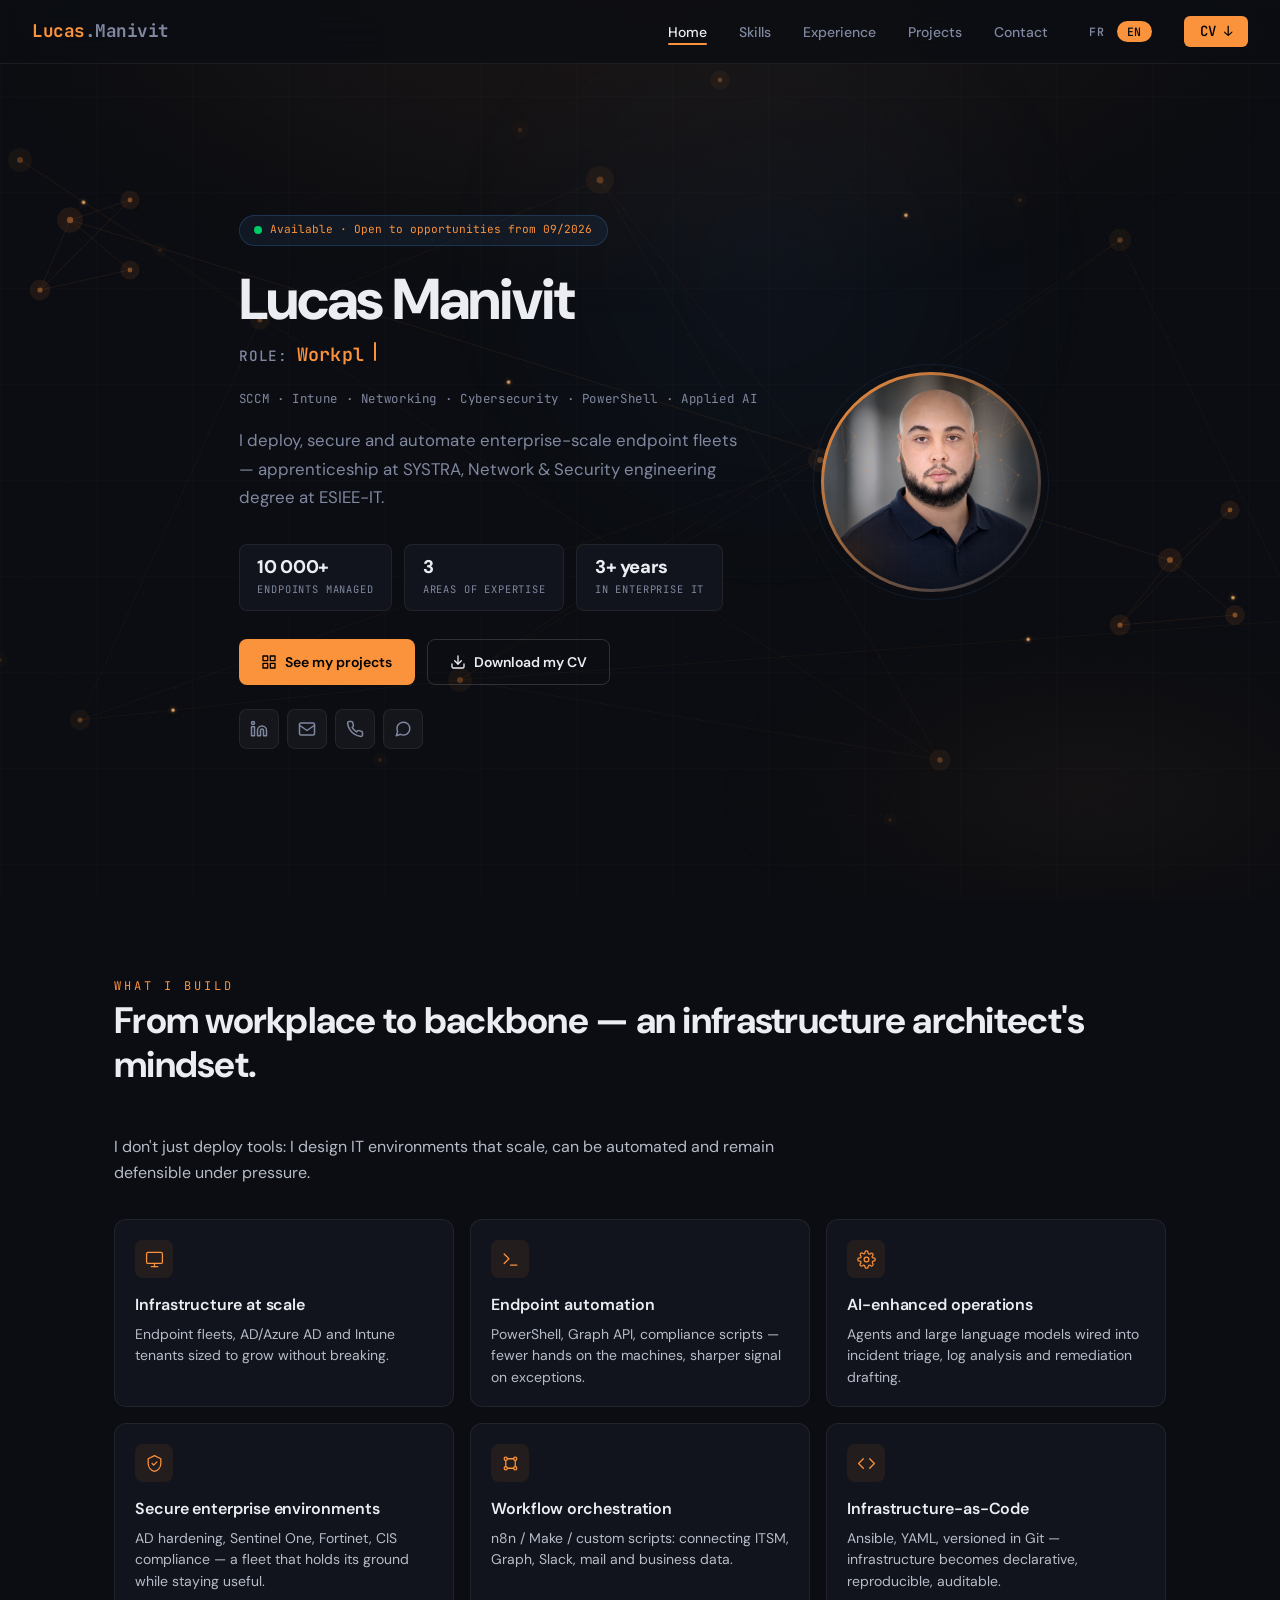
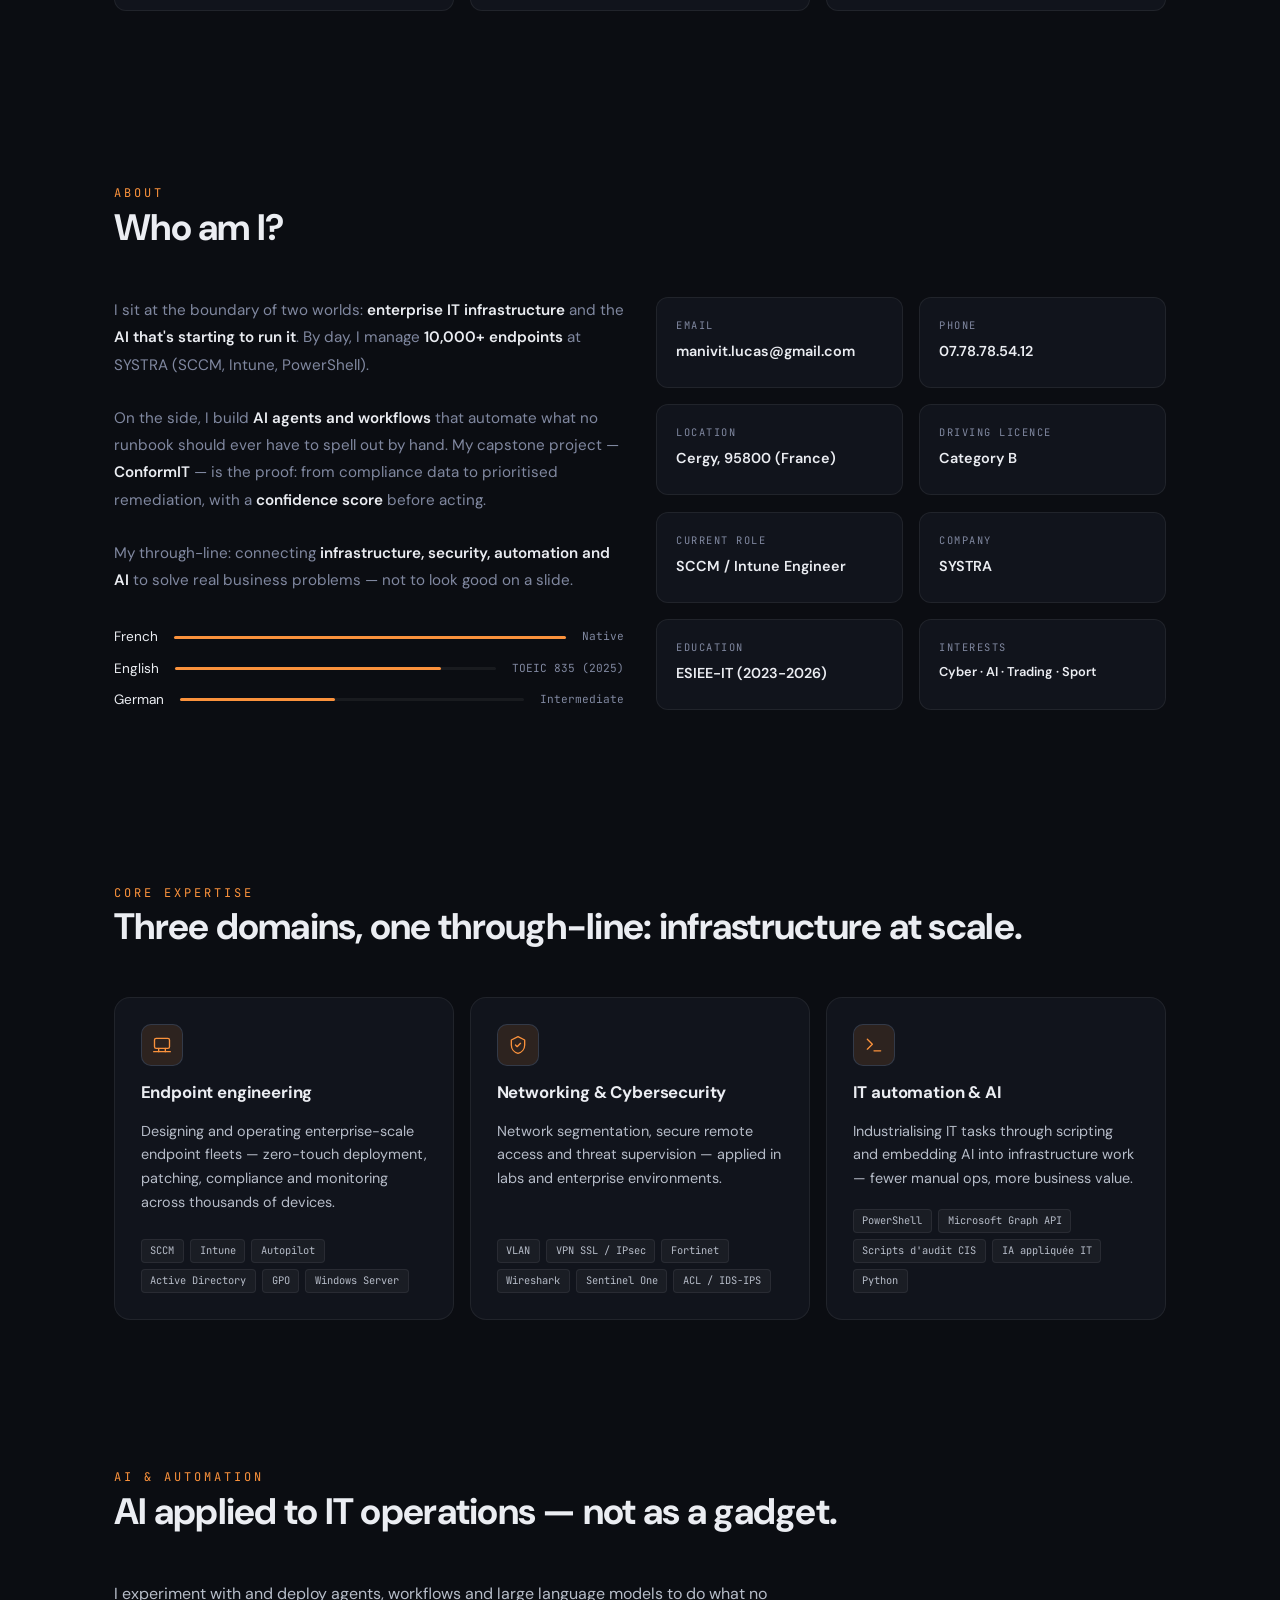
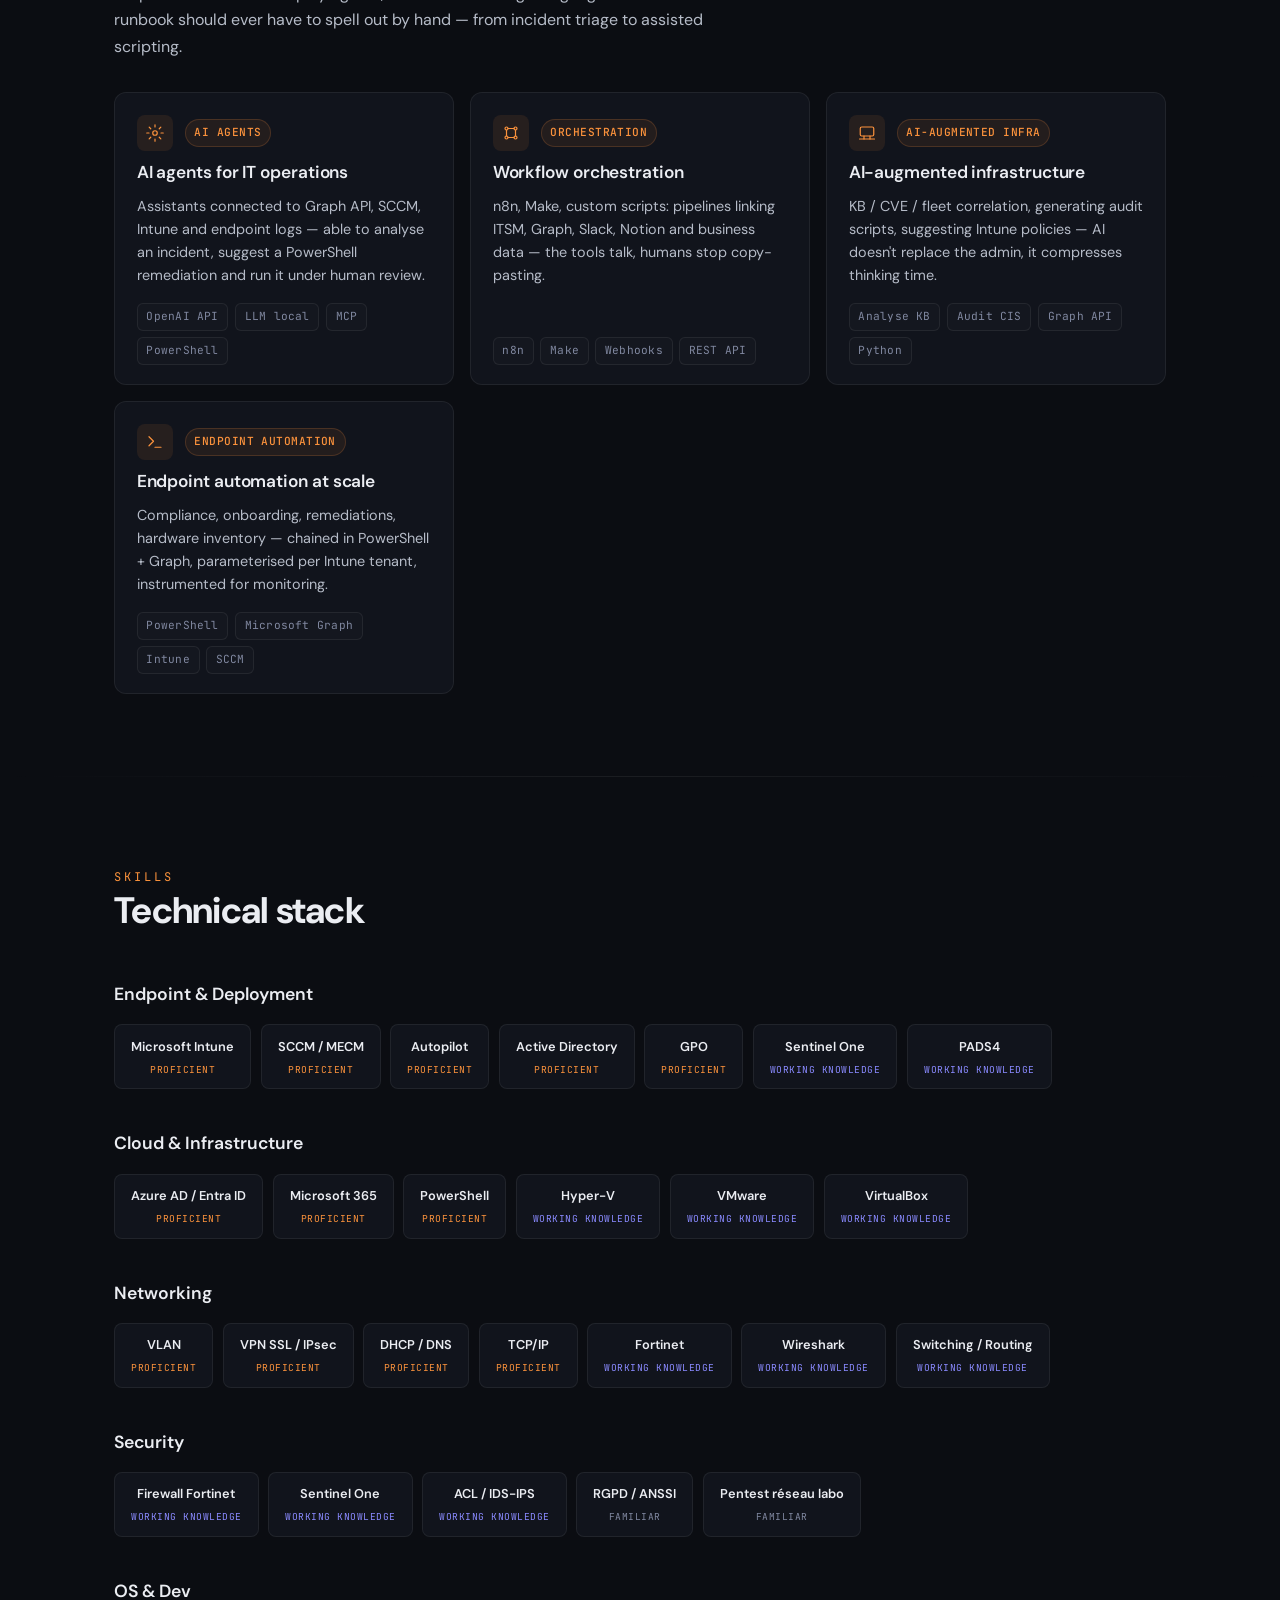
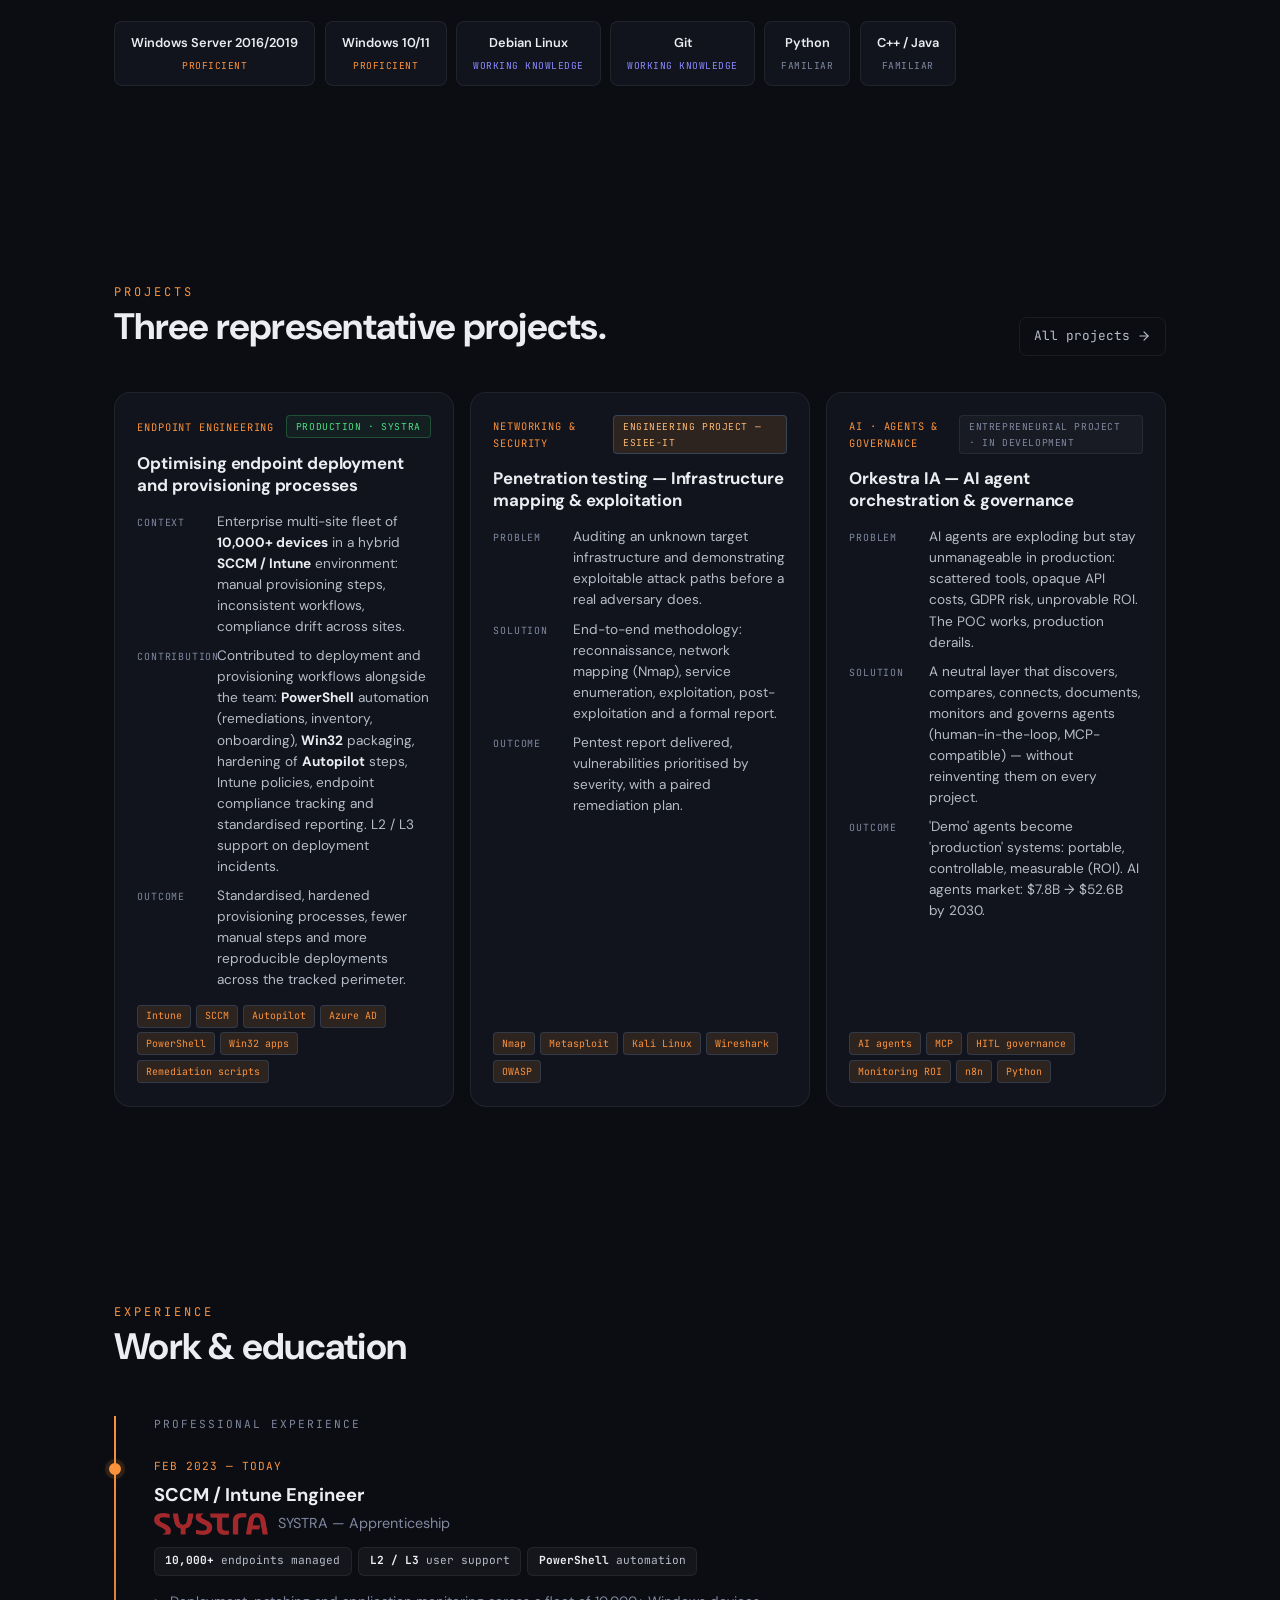
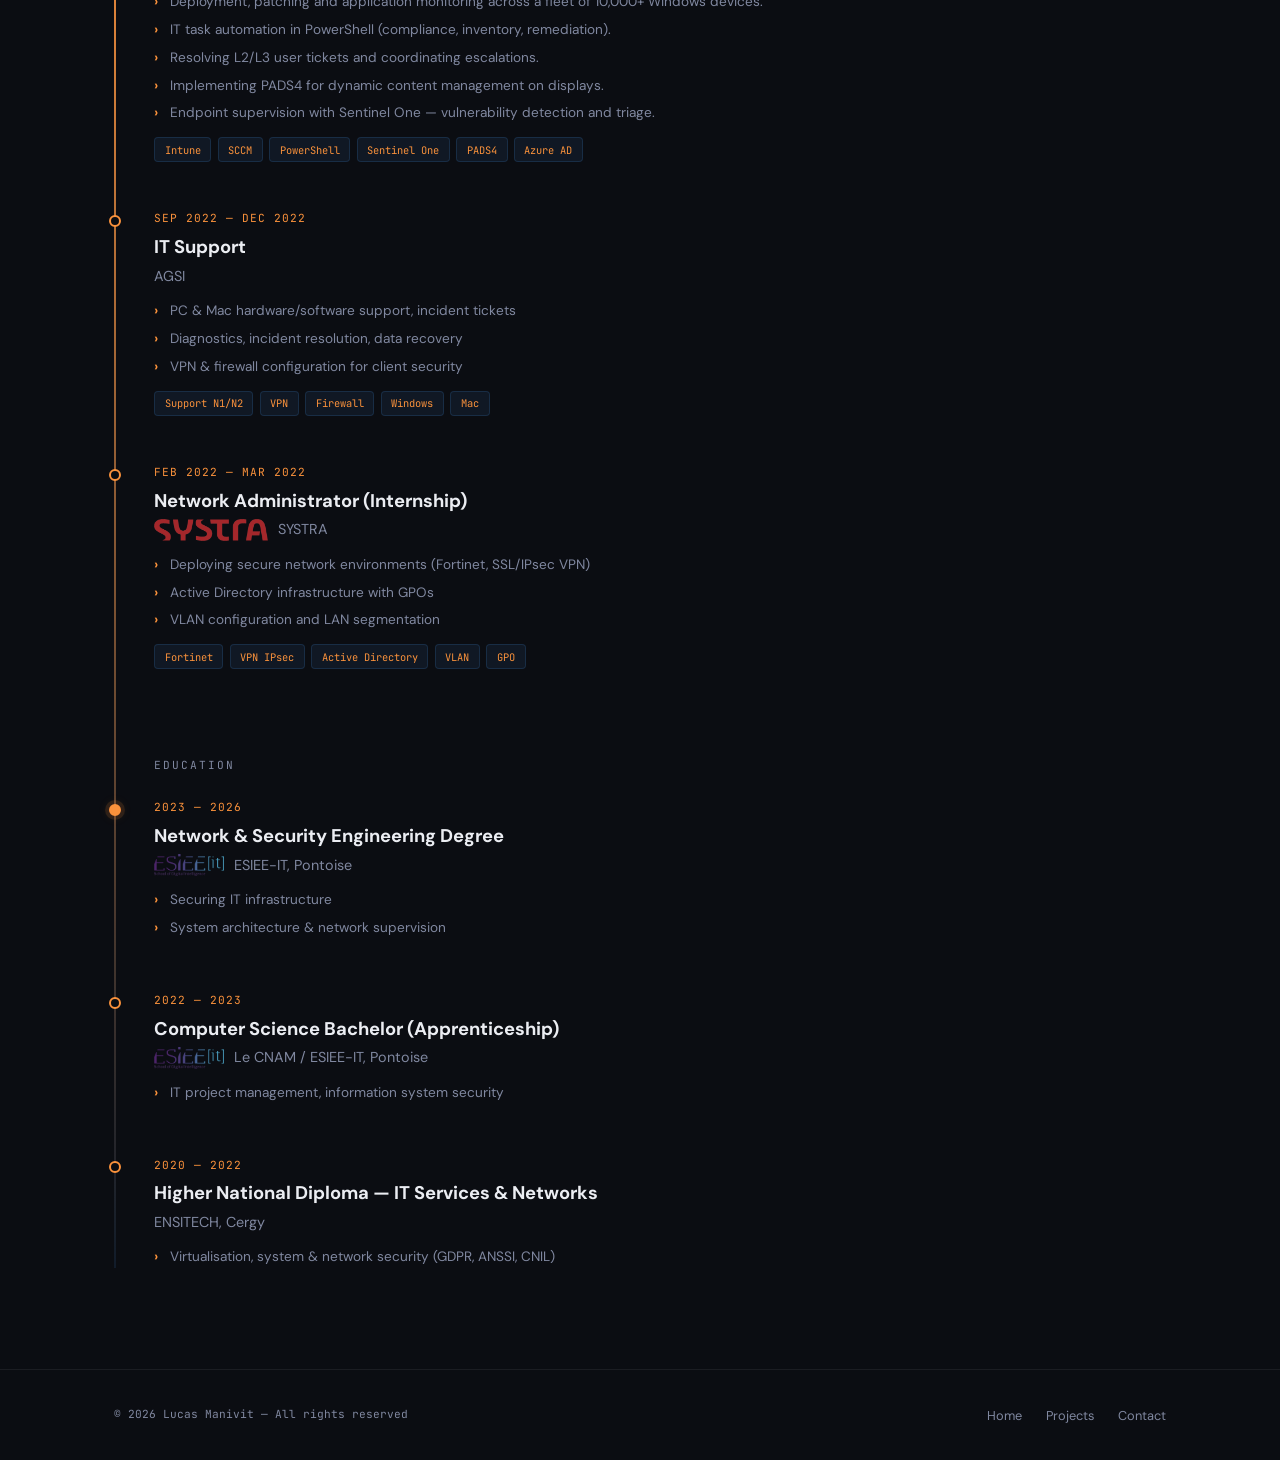
<file: index.html>
<!DOCTYPE html>
<html lang="fr">
<head>
  <meta charset="UTF-8">
  <meta name="viewport" content="width=device-width, initial-scale=1.0">
  <title data-i18n="meta.index.title">Lucas Manivit — SCCM / Intune Engineer · Ingénieur Réseaux &amp; Sécurité</title>
  <meta name="description" data-i18n-content="meta.index.description" content="Lucas Manivit — Ingénieur SCCM / Intune en alternance chez SYSTRA (10 000+ endpoints), parcours ingénieur Réseaux &amp; Sécurité à ESIEE-IT (promotion 2026). Expertise : SCCM, Intune, PowerShell, Active Directory, Windows Server, VLAN, VPN, Fortinet, Wireshark, Sentinel One, IA appliquée aux opérations IT.">
  <meta name="keywords" content="SCCM, Intune, PowerShell, Active Directory, Windows Server, VLAN, VPN, Fortinet, Wireshark, Sentinel One, alternance, ingénieur réseaux sécurité, ESIEE-IT, SYSTRA, endpoint engineering, IA, automation, Lucas Manivit">
  <meta name="author" content="Lucas Manivit">
  <link rel="canonical" href="https://entimo.github.io/portfolio/index.html">
  <link rel="alternate" hreflang="fr" href="https://entimo.github.io/portfolio/index.html">
  <link rel="alternate" hreflang="en" href="https://entimo.github.io/portfolio/index.html?lang=en">
  <link rel="alternate" hreflang="x-default" href="https://entimo.github.io/portfolio/index.html">

  <!-- Open Graph -->
  <meta property="og:type" content="website">
  <meta property="og:title" data-i18n-content="meta.index.og.title" content="Lucas Manivit — SCCM / Intune Engineer · Ingénieur Réseaux &amp; Sécurité">
  <meta property="og:description" data-i18n-content="meta.index.og.description" content="Ingénieur SCCM/Intune chez SYSTRA — 10 000+ endpoints. Parcours ingénieur Réseaux &amp; Sécurité ESIEE-IT 2026. IA & automation appliquées à l'IT.">
  <meta property="og:url" content="https://entimo.github.io/portfolio/index.html">
  <meta property="og:image" content="https://entimo.github.io/portfolio/assets/profil.JPG">
  <meta property="og:locale" content="fr_FR">
  <meta property="og:locale:alternate" content="en_US">

  <!-- Twitter Card -->
  <meta name="twitter:card" content="summary_large_image">
  <meta name="twitter:title" data-i18n-content="meta.index.twitter.title" content="Lucas Manivit — SCCM / Intune Engineer">
  <meta name="twitter:description" data-i18n-content="meta.index.twitter.description" content="Ingénieur SCCM/Intune · 10 000+ endpoints · Parcours ingénieur Réseaux &amp; Sécurité ESIEE-IT 2026.">
  <meta name="twitter:image" content="https://entimo.github.io/portfolio/assets/profil.JPG">

  <meta name="theme-color" content="#0b0d12">
  <meta name="color-scheme" content="dark">
  <link rel="preconnect" href="https://fonts.googleapis.com">
  <link rel="preconnect" href="https://fonts.gstatic.com" crossorigin>
  <link href="https://fonts.googleapis.com/css2?family=DM+Sans:wght@400;500;600;700;800&family=JetBrains+Mono:wght@400;500;600;700&display=swap" rel="stylesheet">
  <link rel="stylesheet" href="assets/style.css">
  <link rel="stylesheet" href="assets/bg-network.css">
  <link rel="stylesheet" href="assets/premium.css">
  <script src="assets/i18n.js" defer></script>
  <script src="assets/bg-network.js" defer></script>
</head>
<body>

  <div class="scroll-progress" aria-hidden="true"></div>

  <!-- ========== NAV ========== -->
  <nav class="nav">
    <a href="index.html" class="nav-logo">Lucas<span>.Manivit</span></a>
    <ul class="nav-links">
      <li><a href="index.html" class="active" data-i18n="nav.home">Accueil</a></li>
      <li><a href="#skills" data-i18n="nav.skills">Compétences</a></li>
      <li><a href="#parcours" data-i18n="nav.path">Parcours</a></li>
      <li><a href="projects.html" data-i18n="nav.projects">Projets</a></li>
      <li><a href="contact.html" data-i18n="nav.contact">Contact</a></li>
      <li class="nav-lang-item">
        <div class="lang-toggle" role="group" data-i18n-aria="lang.toggle_aria" aria-label="Changer la langue">
          <button type="button" data-lang="fr" aria-pressed="true" data-i18n-aria="lang.fr_aria" aria-label="Afficher en français">FR</button>
          <button type="button" data-lang="en" aria-pressed="false" data-i18n-aria="lang.en_aria" aria-label="Switch to English">EN</button>
        </div>
      </li>
      <!-- PERSONNALISE ICI — Lien vers ton CV PDF -->
      <li><a href="CV-Lucas-Manivit.pdf" download class="nav-cta" target="_blank" rel="noopener" data-i18n="nav.cv">CV ↓</a></li>
    </ul>
    <button class="nav-hamburger" data-i18n-aria="nav.menu_aria" aria-label="Menu" aria-expanded="false">
      <span></span><span></span><span></span>
    </button>
  </nav>

  <!-- ========== HERO ========== -->
  <section class="hero" id="hero">
    <div class="container">
      <div class="hero-content">
        <div class="hero-text">

          <div class="hero-badge">
            <span class="pulse"></span>
            <span data-i18n="hero.badge">Disponible · Ouvert aux opportunités à partir de 09/2026</span>
          </div>

          <h1 class="hero-name">Lucas Manivit</h1>

          <p class="hero-role hero-role-dynamic" aria-label="Spécialisations de Lucas Manivit">
            <span class="hero-role-prefix" data-i18n="hero.role.prefix">Profil :</span>
            <span id="hero-rotating-role" class="hero-rotating-role" aria-live="polite">Ingénieur SCCM / Intune</span>
            <span class="hero-cursor" aria-hidden="true"></span>
          </p>
          <p class="hero-role-stack" aria-hidden="true" data-i18n="hero.role.stack">
            SCCM · Intune · Réseaux · Cybersécurité · PowerShell · IA appliquée
          </p>

          <p class="hero-subtitle" data-i18n="hero.subtitle">
            Je déploie, sécurise et automatise des parcs d'endpoints à l'échelle entreprise — en alternance chez SYSTRA, parcours d'ingénieur Réseaux &amp; Sécurité à ESIEE-IT.
          </p>

          <ul class="hero-metrics" aria-label="Chiffres clés">
            <li>
              <span class="hero-metric-value">10 000+</span>
              <span class="hero-metric-label" data-i18n="hero.metric1.label">postes administrés</span>
            </li>
            <li>
              <span class="hero-metric-value">3</span>
              <span class="hero-metric-label" data-i18n="hero.metric2.label">domaines d'expertise</span>
            </li>
            <li>
              <span class="hero-metric-value" data-i18n="hero.metric3.value">3+ ans</span>
              <span class="hero-metric-label" data-i18n="hero.metric3.label">en IT entreprise</span>
            </li>
          </ul>

          <div class="hero-actions">
            <a href="#projects" class="btn btn-primary">
              <svg width="16" height="16" viewBox="0 0 24 24" fill="none" stroke="currentColor" stroke-width="2" stroke-linecap="round" stroke-linejoin="round"><rect x="3" y="3" width="7" height="7"/><rect x="14" y="3" width="7" height="7"/><rect x="3" y="14" width="7" height="7"/><rect x="14" y="14" width="7" height="7"/></svg>
              <span data-i18n="hero.cta.projects">Voir mes projets</span>
            </a>
            <!-- PERSONNALISE ICI — Lien vers ton CV PDF -->
            <a href="CV-Lucas-Manivit.pdf" download class="btn btn-outline" target="_blank" rel="noopener">
              <svg width="16" height="16" viewBox="0 0 24 24" fill="none" stroke="currentColor" stroke-width="2" stroke-linecap="round" stroke-linejoin="round"><path d="M21 15v4a2 2 0 01-2 2H5a2 2 0 01-2-2v-4"/><polyline points="7 10 12 15 17 10"/><line x1="12" y1="15" x2="12" y2="3"/></svg>
              <span data-i18n="hero.cta.cv">Télécharger mon CV</span>
            </a>
          </div>

          <div class="hero-socials">
            <a href="https://www.linkedin.com/in/lucas-manivit/" class="social-btn" data-i18n-aria="hero.social.linkedin" data-i18n-title="hero.social.linkedin" aria-label="LinkedIn" title="LinkedIn" target="_blank" rel="noopener">
              <svg viewBox="0 0 24 24" fill="none" stroke="currentColor" stroke-width="2" stroke-linecap="round" stroke-linejoin="round"><path d="M16 8a6 6 0 016 6v7h-4v-7a2 2 0 00-4 0v7h-4v-7a6 6 0 016-6z"/><rect x="2" y="9" width="4" height="12"/><circle cx="4" cy="4" r="2"/></svg>
            </a>
            <a href="mailto:manivit.lucas@gmail.com?subject=Prise%20de%20contact%20-%20Portfolio%20Lucas%20Manivit" class="social-btn" data-i18n-aria="hero.social.email" data-i18n-title="hero.social.email" aria-label="Email" title="Email">
              <svg viewBox="0 0 24 24" fill="none" stroke="currentColor" stroke-width="2" stroke-linecap="round" stroke-linejoin="round"><rect x="2" y="4" width="20" height="16" rx="2"/><path d="M22 7l-10 7L2 7"/></svg>
            </a>
            <a href="tel:+33778785412" class="social-btn" data-i18n-aria="hero.social.phone" data-i18n-title="hero.social.phone" aria-label="Téléphone" title="Téléphone">
              <svg viewBox="0 0 24 24" fill="none" stroke="currentColor" stroke-width="2" stroke-linecap="round" stroke-linejoin="round"><path d="M22 16.92v3a2 2 0 01-2.18 2 19.79 19.79 0 01-8.63-3.07 19.5 19.5 0 01-6-6 19.79 19.79 0 01-3.07-8.67A2 2 0 014.11 2h3a2 2 0 012 1.72 12.84 12.84 0 00.7 2.81 2 2 0 01-.45 2.11L8.09 9.91a16 16 0 006 6l1.27-1.27a2 2 0 012.11-.45 12.84 12.84 0 002.81.7A2 2 0 0122 16.92z"/></svg>
            </a>
            <a href="contact.html" class="social-btn" data-i18n-aria="hero.social.contact" data-i18n-title="hero.social.contact" aria-label="Contact" title="Contact">
              <svg viewBox="0 0 24 24" fill="none" stroke="currentColor" stroke-width="2" stroke-linecap="round" stroke-linejoin="round"><path d="M21 11.5a8.38 8.38 0 01-.9 3.8 8.5 8.5 0 01-7.6 4.7 8.38 8.38 0 01-3.8-.9L3 21l1.9-5.7a8.38 8.38 0 01-.9-3.8 8.5 8.5 0 014.7-7.6 8.38 8.38 0 013.8-.9h.5a8.48 8.48 0 018 8v.5z"/></svg>
            </a>
          </div>
        </div>

        <div class="hero-avatar">
          <div class="avatar-ring">
            <div class="avatar-inner"><img src="assets/profil.JPG" data-i18n-alt="hero.avatar.alt" alt="Photo de Lucas Manivit, SCCM/Intune Engineer chez SYSTRA" width="220" height="220" fetchpriority="high"></div>
          </div>
        </div>
      </div>
    </div>
  </section>

  <!-- ========== MA VISION TECHNIQUE (Architect framing) ========== -->
  <section class="section section-tight" id="build" aria-labelledby="build-title">
    <div class="container">
      <div class="reveal">
        <span class="section-label" data-i18n="build.label">Ma vision technique</span>
        <h2 class="section-title" id="build-title" data-i18n="build.title">Du poste de travail au backbone — une vision d'architecte infrastructure.</h2>
        <p class="section-lede" data-i18n="build.lede">
          Je ne déploie pas juste des outils : je conçois des environnements IT qui passent à l'échelle,
          se laissent automatiser et restent défendables sous pression.
        </p>
      </div>

      <ul class="pillars-grid reveal-stagger" role="list">
        <li class="pillar reveal-child">
          <span class="pillar-icon" aria-hidden="true">
            <svg viewBox="0 0 24 24" fill="none" stroke="currentColor" stroke-width="1.6" stroke-linecap="round" stroke-linejoin="round"><rect x="2" y="3" width="20" height="14" rx="2"/><line x1="8" y1="21" x2="16" y2="21"/><line x1="12" y1="17" x2="12" y2="21"/></svg>
          </span>
          <h3 class="pillar-title" data-i18n="build.pillar1.title">Infrastructure à l'échelle</h3>
          <p class="pillar-desc" data-i18n="build.pillar1.desc">Parcs endpoint, AD/Azure AD et tenants Intune dimensionnés pour grandir sans casser.</p>
        </li>
        <li class="pillar reveal-child">
          <span class="pillar-icon" aria-hidden="true">
            <svg viewBox="0 0 24 24" fill="none" stroke="currentColor" stroke-width="1.6" stroke-linecap="round" stroke-linejoin="round"><polyline points="4 17 10 11 4 5"/><line x1="12" y1="19" x2="20" y2="19"/></svg>
          </span>
          <h3 class="pillar-title" data-i18n="build.pillar2.title">Automatisation des postes</h3>
          <p class="pillar-desc" data-i18n="build.pillar2.desc">PowerShell, Graph API, scripts de conformité — moins de mains sur les postes, plus de signal sur les exceptions.</p>
        </li>
        <li class="pillar reveal-child">
          <span class="pillar-icon" aria-hidden="true">
            <svg viewBox="0 0 24 24" fill="none" stroke="currentColor" stroke-width="1.6" stroke-linecap="round" stroke-linejoin="round"><circle cx="12" cy="12" r="3"/><path d="M19.4 15a1.65 1.65 0 00.33 1.82l.06.06a2 2 0 11-2.83 2.83l-.06-.06a1.65 1.65 0 00-1.82-.33 1.65 1.65 0 00-1 1.51V21a2 2 0 11-4 0v-.09a1.65 1.65 0 00-1-1.51 1.65 1.65 0 00-1.82.33l-.06.06a2 2 0 11-2.83-2.83l.06-.06A1.65 1.65 0 005 15a1.65 1.65 0 00-1.51-1H3a2 2 0 110-4h.09A1.65 1.65 0 005 9a1.65 1.65 0 00-.33-1.82l-.06-.06a2 2 0 112.83-2.83l.06.06A1.65 1.65 0 009 5a1.65 1.65 0 001-1.51V3a2 2 0 114 0v.09A1.65 1.65 0 0015 5a1.65 1.65 0 001.82-.33l.06-.06a2 2 0 112.83 2.83l-.06.06A1.65 1.65 0 0019 9a1.65 1.65 0 001.51 1H21a2 2 0 110 4h-.09A1.65 1.65 0 0019.4 15z"/></svg>
          </span>
          <h3 class="pillar-title" data-i18n="build.pillar3.title">Opérations pilotées par l'IA</h3>
          <p class="pillar-desc" data-i18n="build.pillar3.desc">Agents et modèles de langage branchés au triage d'incidents, à l'analyse de logs et à la rédaction de remédiations.</p>
        </li>
        <li class="pillar reveal-child">
          <span class="pillar-icon" aria-hidden="true">
            <svg viewBox="0 0 24 24" fill="none" stroke="currentColor" stroke-width="1.6" stroke-linecap="round" stroke-linejoin="round"><path d="M12 2L4 6v6c0 5 3.5 9 8 10 4.5-1 8-5 8-10V6l-8-4z"/><path d="M9 12l2 2 4-4"/></svg>
          </span>
          <h3 class="pillar-title" data-i18n="build.pillar4.title">Environnements entreprise sécurisés</h3>
          <p class="pillar-desc" data-i18n="build.pillar4.desc">Durcissement AD, Sentinel One, Fortinet, conformité CIS — un parc qui résiste autant qu'il sert.</p>
        </li>
        <li class="pillar reveal-child">
          <span class="pillar-icon" aria-hidden="true">
            <svg viewBox="0 0 24 24" fill="none" stroke="currentColor" stroke-width="1.6" stroke-linecap="round" stroke-linejoin="round"><circle cx="6" cy="6" r="2"/><circle cx="18" cy="6" r="2"/><circle cx="6" cy="18" r="2"/><circle cx="18" cy="18" r="2"/><path d="M8 6h8M6 8v8M18 8v8M8 18h8"/></svg>
          </span>
          <h3 class="pillar-title" data-i18n="build.pillar5.title">Orchestration de workflows</h3>
          <p class="pillar-desc" data-i18n="build.pillar5.desc">n8n / Make / scripts maison : connecter les outils ITSM, Graph, Slack, mail et données métier.</p>
        </li>
        <li class="pillar reveal-child">
          <span class="pillar-icon" aria-hidden="true">
            <svg viewBox="0 0 24 24" fill="none" stroke="currentColor" stroke-width="1.6" stroke-linecap="round" stroke-linejoin="round"><polyline points="16 18 22 12 16 6"/><polyline points="8 6 2 12 8 18"/></svg>
          </span>
          <h3 class="pillar-title" data-i18n="build.pillar6.title">Infrastructure-as-Code</h3>
          <p class="pillar-desc" data-i18n="build.pillar6.desc">Ansible, YAML, versionné dans Git — l'infrastructure devient déclarative, reproductible, auditable.</p>
        </li>
      </ul>
    </div>
  </section>

  <!-- ========== ABOUT ========== -->
  <section class="section" id="about">
    <div class="container">
      <div class="reveal">
        <span class="section-label" data-i18n="about.label">À propos</span>
        <h2 class="section-title" data-i18n="about.title">Qui suis-je ?</h2>
      </div>

      <div class="about-grid">
        <div class="reveal">
          <p class="about-text" data-i18n-html="about.p1">
            Je suis à la frontière de deux mondes : l'<strong>infrastructure IT d'entreprise</strong> et l'<strong>IA qui commence à la piloter</strong>.
            Le jour, j'administre <strong>10 000+ postes</strong> chez SYSTRA (SCCM, Intune, PowerShell).
          </p>
          <br>
          <p class="about-text" data-i18n-html="about.p2">
            À côté, je construis des <strong>agents et des workflows IA</strong> qui automatisent ce qu'aucun runbook ne devrait décrire à la main.
            Mon projet de fin d'études — <strong>ConformIT</strong> — en est la démonstration : de la donnée de conformité à la remédiation priorisée,
            avec un <strong>score de confiance</strong> avant d'agir.
          </p>
          <br>
          <p class="about-text" data-i18n-html="about.p3">
            Mon fil rouge : relier <strong>infrastructure, sécurité, automatisation et IA</strong> pour résoudre de vrais problèmes d'entreprise —
            pas pour faire joli sur un slide.
          </p>

          <div class="lang-list" style="margin-top:2rem;">
            <div class="lang-item">
              <span class="lang-name" data-i18n="about.lang.fr">Français</span>
              <div class="lang-bar"><div class="lang-bar-fill" style="width:100%"></div></div>
              <span class="lang-level" data-i18n="about.lang.fr.level">Natif</span>
            </div>
            <div class="lang-item">
              <span class="lang-name" data-i18n="about.lang.en">Anglais</span>
              <div class="lang-bar"><div class="lang-bar-fill" style="width:83%"></div></div>
              <span class="lang-level" data-i18n="about.lang.en.level">TOEIC 835 (2025)</span>
            </div>
            <div class="lang-item">
              <span class="lang-name" data-i18n="about.lang.de">Allemand</span>
              <div class="lang-bar"><div class="lang-bar-fill" style="width:45%"></div></div>
              <span class="lang-level" data-i18n="about.lang.de.level">Intermédiaire</span>
            </div>
          </div>
        </div>

        <div class="about-info-grid reveal">
          <div class="info-card">
            <div class="info-card-label" data-i18n="about.info.email">Email</div>
            <div class="info-card-value"><a href="mailto:manivit.lucas@gmail.com?subject=Prise%20de%20contact%20-%20Portfolio%20Lucas%20Manivit">manivit.lucas@gmail.com</a></div>
          </div>
          <div class="info-card">
            <div class="info-card-label" data-i18n="about.info.phone">Téléphone</div>
            <div class="info-card-value"><a href="tel:+33778785412">07.78.78.54.12</a></div>
          </div>
          <div class="info-card">
            <div class="info-card-label" data-i18n="about.info.location">Localisation</div>
            <div class="info-card-value" data-i18n="about.info.location.value">Cergy, 95800</div>
          </div>
          <div class="info-card">
            <div class="info-card-label" data-i18n="about.info.license">Permis</div>
            <div class="info-card-value" data-i18n="about.info.license.value">Catégorie B</div>
          </div>
          <div class="info-card">
            <div class="info-card-label" data-i18n="about.info.role">Poste actuel</div>
            <div class="info-card-value" data-i18n="about.info.role.value">SCCM/Intune Engineer</div>
          </div>
          <div class="info-card">
            <div class="info-card-label" data-i18n="about.info.company">Entreprise</div>
            <div class="info-card-value">SYSTRA</div>
          </div>
          <div class="info-card">
            <div class="info-card-label" data-i18n="about.info.education">Formation</div>
            <div class="info-card-value" data-i18n="about.info.education.value">ESIEE-IT (2023-2026)</div>
          </div>
          <div class="info-card">
            <div class="info-card-label" data-i18n="about.info.interests">Centres d'intérêt</div>
            <div class="info-card-value" data-i18n="about.info.interests.value" style="font-size:0.8rem">Cyber · IA · Trading · Sport</div>
          </div>
        </div>
      </div>
    </div>
  </section>

  <!-- ========== CORE EXPERTISE ========== -->
  <section class="section section-tight" id="expertise">
    <div class="container">
      <div class="reveal">
        <span class="section-label" data-i18n="expertise.label">Cœur d'expertise</span>
        <h2 class="section-title" data-i18n="expertise.title">Trois domaines, un fil rouge : l'infrastructure à l'échelle.</h2>
      </div>

      <div class="expertise-grid">

        <article class="expertise-card reveal">
          <div class="expertise-icon" aria-hidden="true">
            <svg viewBox="0 0 24 24" fill="none" stroke="currentColor" stroke-width="1.6" stroke-linecap="round" stroke-linejoin="round"><rect x="3" y="4" width="18" height="12" rx="2"/><line x1="2" y1="20" x2="22" y2="20"/><line x1="8" y1="16" x2="8" y2="20"/><line x1="16" y1="16" x2="16" y2="20"/></svg>
          </div>
          <h3 class="expertise-title" data-i18n="expertise.card1.title">Ingénierie endpoint</h3>
          <p class="expertise-desc" data-i18n="expertise.card1.desc">
            Conception et opération de parcs d'endpoints à l'échelle entreprise — déploiement zero-touch, patching, conformité et monitoring sur des milliers d'appareils.
          </p>
          <ul class="expertise-tags">
            <li>SCCM</li><li>Intune</li><li>Autopilot</li><li>Active Directory</li><li>GPO</li><li>Windows Server</li>
          </ul>
        </article>

        <article class="expertise-card reveal">
          <div class="expertise-icon" aria-hidden="true">
            <svg viewBox="0 0 24 24" fill="none" stroke="currentColor" stroke-width="1.6" stroke-linecap="round" stroke-linejoin="round"><path d="M12 2l8 4v6c0 5-3.5 9-8 10-4.5-1-8-5-8-10V6l8-4z"/><path d="M9 12l2 2 4-4"/></svg>
          </div>
          <h3 class="expertise-title" data-i18n="expertise.card2.title">Réseaux &amp; Cybersécurité</h3>
          <p class="expertise-desc" data-i18n="expertise.card2.desc">
            Segmentation réseau, accès distants sécurisés et supervision de menaces — appliqués en labs et en environnement entreprise.
          </p>
          <ul class="expertise-tags">
            <li>VLAN</li><li>VPN SSL / IPsec</li><li>Fortinet</li><li>Wireshark</li><li>Sentinel One</li><li>ACL / IDS-IPS</li>
          </ul>
        </article>

        <article class="expertise-card reveal">
          <div class="expertise-icon" aria-hidden="true">
            <svg viewBox="0 0 24 24" fill="none" stroke="currentColor" stroke-width="1.6" stroke-linecap="round" stroke-linejoin="round"><polyline points="4 17 10 11 4 5"/><line x1="12" y1="19" x2="20" y2="19"/></svg>
          </div>
          <h3 class="expertise-title" data-i18n="expertise.card3.title">Automatisation IT &amp; IA</h3>
          <p class="expertise-desc" data-i18n="expertise.card3.desc">
            Industrialisation des tâches IT par scripting et intégration de l'IA appliquée à l'infrastructure — moins d'opérations manuelles, plus de valeur métier.
          </p>
          <ul class="expertise-tags">
            <li>PowerShell</li><li>Microsoft Graph API</li><li>Scripts d'audit CIS</li><li>IA appliquée IT</li><li>Python</li>
          </ul>
        </article>

      </div>
    </div>
  </section>

  <!-- ========== IA & AUTOMATISATION ========== -->
  <section class="section section-tight ai-section" id="ai" aria-labelledby="ai-title">
    <div class="container">
      <div class="reveal">
        <span class="section-label" data-i18n="ai.label">IA &amp; Automatisation</span>
        <h2 class="section-title" id="ai-title" data-i18n="ai.title">L'IA appliquée aux opérations IT, pas comme un gadget.</h2>
        <p class="section-lede" data-i18n="ai.lede">
          J'expérimente et déploie des agents, des workflows et des modèles de langage pour faire ce qu'aucun
          runbook ne devrait avoir à décrire à la main — du triage d'incidents au scripting assisté.
        </p>
      </div>

      <div class="ai-grid reveal-stagger">

        <article class="ai-card reveal-child">
          <div class="ai-card-head">
            <span class="ai-card-icon" aria-hidden="true">
              <svg viewBox="0 0 24 24" fill="none" stroke="currentColor" stroke-width="1.6" stroke-linecap="round" stroke-linejoin="round"><circle cx="12" cy="12" r="3"/><path d="M12 1v3M12 20v3M4.22 4.22l2.12 2.12M17.66 17.66l2.12 2.12M1 12h3M20 12h3M4.22 19.78l2.12-2.12M17.66 6.34l2.12-2.12"/></svg>
            </span>
            <span class="ai-card-tag" data-i18n="ai.card1.tag">Agents IA</span>
          </div>
          <h3 class="ai-card-title" data-i18n="ai.card1.title">Agents IA pour l'exploitation IT</h3>
          <p class="ai-card-desc" data-i18n="ai.card1.desc">
            Assistants connectés à Graph API, SCCM, Intune et aux journaux des postes — capables d'analyser
            un incident, de proposer une remédiation PowerShell et de l'exécuter sous contrôle humain.
          </p>
          <ul class="ai-card-tags">
            <li>OpenAI API</li><li>LLM local</li><li>MCP</li><li>PowerShell</li>
          </ul>
        </article>

        <article class="ai-card reveal-child">
          <div class="ai-card-head">
            <span class="ai-card-icon" aria-hidden="true">
              <svg viewBox="0 0 24 24" fill="none" stroke="currentColor" stroke-width="1.6" stroke-linecap="round" stroke-linejoin="round"><circle cx="6" cy="6" r="2"/><circle cx="18" cy="6" r="2"/><circle cx="6" cy="18" r="2"/><circle cx="18" cy="18" r="2"/><path d="M8 6h8M6 8v8M18 8v8M8 18h8"/></svg>
            </span>
            <span class="ai-card-tag" data-i18n="ai.card2.tag">Orchestration</span>
          </div>
          <h3 class="ai-card-title" data-i18n="ai.card2.title">Orchestration de workflows</h3>
          <p class="ai-card-desc" data-i18n="ai.card2.desc">
            n8n, Make, scripts maison : pipelines reliant ITSM, Graph, Slack, Notion et bases métiers —
            les outils se parlent, les humains n'ont plus à recopier.
          </p>
          <ul class="ai-card-tags">
            <li>n8n</li><li>Make</li><li>Webhooks</li><li>REST API</li>
          </ul>
        </article>

        <article class="ai-card reveal-child">
          <div class="ai-card-head">
            <span class="ai-card-icon" aria-hidden="true">
              <svg viewBox="0 0 24 24" fill="none" stroke="currentColor" stroke-width="1.6" stroke-linecap="round" stroke-linejoin="round"><rect x="3" y="4" width="18" height="12" rx="2"/><line x1="2" y1="20" x2="22" y2="20"/><line x1="8" y1="16" x2="8" y2="20"/><line x1="16" y1="16" x2="16" y2="20"/></svg>
            </span>
            <span class="ai-card-tag" data-i18n="ai.card3.tag">Infra augmentée IA</span>
          </div>
          <h3 class="ai-card-title" data-i18n="ai.card3.title">Infrastructure augmentée par l'IA</h3>
          <p class="ai-card-desc" data-i18n="ai.card3.desc">
            Corrélation KB / CVE / parc, génération de scripts d'audit, suggestion de policies Intune —
            l'IA ne remplace pas l'administrateur, elle compresse le temps de raisonnement.
          </p>
          <ul class="ai-card-tags">
            <li>Analyse KB</li><li>Audit CIS</li><li>Graph API</li><li>Python</li>
          </ul>
        </article>

        <article class="ai-card reveal-child">
          <div class="ai-card-head">
            <span class="ai-card-icon" aria-hidden="true">
              <svg viewBox="0 0 24 24" fill="none" stroke="currentColor" stroke-width="1.6" stroke-linecap="round" stroke-linejoin="round"><polyline points="4 17 10 11 4 5"/><line x1="12" y1="19" x2="20" y2="19"/></svg>
            </span>
            <span class="ai-card-tag" data-i18n="ai.card4.tag">Automatisation des postes</span>
          </div>
          <h3 class="ai-card-title" data-i18n="ai.card4.title">Automatisation des postes à grande échelle</h3>
          <p class="ai-card-desc" data-i18n="ai.card4.desc">
            Conformité, onboarding, remédiations, inventaire matériel — chaînés en PowerShell + Graph,
            paramétrés par tenant Intune, instrumentés pour le monitoring.
          </p>
          <ul class="ai-card-tags">
            <li>PowerShell</li><li>Microsoft Graph</li><li>Intune</li><li>SCCM</li>
          </ul>
        </article>

      </div>
    </div>
  </section>

  <!-- ========== SKILLS ========== -->
  <section class="section" id="skills">
    <div class="container">
      <div class="reveal">
        <span class="section-label" data-i18n="skills.label">Compétences</span>
        <h2 class="section-title" data-i18n="skills.title">Stack technique</h2>
      </div>

      <div class="skills-categories">

        <!-- Endpoint & Déploiement -->
        <div class="reveal">
          <h3 class="skill-category-title" data-i18n="skills.cat1">Endpoint & Déploiement</h3>
          <div class="skills-grid reveal-stagger">
            <div class="skill-badge reveal-child"><span class="skill-badge-name">Microsoft Intune</span><span class="skill-badge-level maitrise" data-i18n="skills.level.master">Maîtrise</span></div>
            <div class="skill-badge reveal-child"><span class="skill-badge-name">SCCM / MECM</span><span class="skill-badge-level maitrise" data-i18n="skills.level.master">Maîtrise</span></div>
            <div class="skill-badge reveal-child"><span class="skill-badge-name">Autopilot</span><span class="skill-badge-level maitrise" data-i18n="skills.level.master">Maîtrise</span></div>
            <div class="skill-badge reveal-child"><span class="skill-badge-name">Active Directory</span><span class="skill-badge-level maitrise" data-i18n="skills.level.master">Maîtrise</span></div>
            <div class="skill-badge reveal-child"><span class="skill-badge-name">GPO</span><span class="skill-badge-level maitrise" data-i18n="skills.level.master">Maîtrise</span></div>
            <div class="skill-badge reveal-child"><span class="skill-badge-name">Sentinel One</span><span class="skill-badge-level pratique" data-i18n="skills.level.practice">Pratique</span></div>
            <div class="skill-badge reveal-child"><span class="skill-badge-name">PADS4</span><span class="skill-badge-level pratique" data-i18n="skills.level.practice">Pratique</span></div>
          </div>
        </div>

        <!-- Cloud & Infra -->
        <div class="reveal">
          <h3 class="skill-category-title" data-i18n="skills.cat2">Cloud & Infra</h3>
          <div class="skills-grid reveal-stagger">
            <div class="skill-badge reveal-child"><span class="skill-badge-name">Azure AD / Entra ID</span><span class="skill-badge-level maitrise" data-i18n="skills.level.master">Maîtrise</span></div>
            <div class="skill-badge reveal-child"><span class="skill-badge-name">Microsoft 365</span><span class="skill-badge-level maitrise" data-i18n="skills.level.master">Maîtrise</span></div>
            <div class="skill-badge reveal-child"><span class="skill-badge-name">PowerShell</span><span class="skill-badge-level maitrise" data-i18n="skills.level.master">Maîtrise</span></div>
            <div class="skill-badge reveal-child"><span class="skill-badge-name">Hyper-V</span><span class="skill-badge-level pratique" data-i18n="skills.level.practice">Pratique</span></div>
            <div class="skill-badge reveal-child"><span class="skill-badge-name">VMware</span><span class="skill-badge-level pratique" data-i18n="skills.level.practice">Pratique</span></div>
            <div class="skill-badge reveal-child"><span class="skill-badge-name">VirtualBox</span><span class="skill-badge-level pratique" data-i18n="skills.level.practice">Pratique</span></div>
          </div>
        </div>

        <!-- Réseaux -->
        <div class="reveal">
          <h3 class="skill-category-title" data-i18n="skills.cat3">Réseaux</h3>
          <div class="skills-grid reveal-stagger">
            <div class="skill-badge reveal-child"><span class="skill-badge-name">VLAN</span><span class="skill-badge-level maitrise" data-i18n="skills.level.master">Maîtrise</span></div>
            <div class="skill-badge reveal-child"><span class="skill-badge-name">VPN SSL / IPsec</span><span class="skill-badge-level maitrise" data-i18n="skills.level.master">Maîtrise</span></div>
            <div class="skill-badge reveal-child"><span class="skill-badge-name">DHCP / DNS</span><span class="skill-badge-level maitrise" data-i18n="skills.level.master">Maîtrise</span></div>
            <div class="skill-badge reveal-child"><span class="skill-badge-name">TCP/IP</span><span class="skill-badge-level maitrise" data-i18n="skills.level.master">Maîtrise</span></div>
            <div class="skill-badge reveal-child"><span class="skill-badge-name">Fortinet</span><span class="skill-badge-level pratique" data-i18n="skills.level.practice">Pratique</span></div>
            <div class="skill-badge reveal-child"><span class="skill-badge-name">Wireshark</span><span class="skill-badge-level pratique" data-i18n="skills.level.practice">Pratique</span></div>
            <div class="skill-badge reveal-child"><span class="skill-badge-name">Switching / Routing</span><span class="skill-badge-level pratique" data-i18n="skills.level.practice">Pratique</span></div>
          </div>
        </div>

        <!-- Sécurité -->
        <div class="reveal">
          <h3 class="skill-category-title" data-i18n="skills.cat4">Sécurité</h3>
          <div class="skills-grid reveal-stagger">
            <div class="skill-badge reveal-child"><span class="skill-badge-name">Firewall Fortinet</span><span class="skill-badge-level pratique" data-i18n="skills.level.practice">Pratique</span></div>
            <div class="skill-badge reveal-child"><span class="skill-badge-name">Sentinel One</span><span class="skill-badge-level pratique" data-i18n="skills.level.practice">Pratique</span></div>
            <div class="skill-badge reveal-child"><span class="skill-badge-name">ACL / IDS-IPS</span><span class="skill-badge-level pratique" data-i18n="skills.level.practice">Pratique</span></div>
            <div class="skill-badge reveal-child"><span class="skill-badge-name">RGPD / ANSSI</span><span class="skill-badge-level notions" data-i18n="skills.level.notion">Notions</span></div>
            <div class="skill-badge reveal-child"><span class="skill-badge-name">Pentest réseau labo</span><span class="skill-badge-level notions" data-i18n="skills.level.notion">Notions</span></div>
          </div>
        </div>

        <!-- OS & Dev -->
        <div class="reveal">
          <h3 class="skill-category-title" data-i18n="skills.cat5">OS & Dev</h3>
          <div class="skills-grid reveal-stagger">
            <div class="skill-badge reveal-child"><span class="skill-badge-name">Windows Server 2016/2019</span><span class="skill-badge-level maitrise" data-i18n="skills.level.master">Maîtrise</span></div>
            <div class="skill-badge reveal-child"><span class="skill-badge-name">Windows 10/11</span><span class="skill-badge-level maitrise" data-i18n="skills.level.master">Maîtrise</span></div>
            <div class="skill-badge reveal-child"><span class="skill-badge-name">Debian Linux</span><span class="skill-badge-level pratique" data-i18n="skills.level.practice">Pratique</span></div>
            <div class="skill-badge reveal-child"><span class="skill-badge-name">Git</span><span class="skill-badge-level pratique" data-i18n="skills.level.practice">Pratique</span></div>
            <div class="skill-badge reveal-child"><span class="skill-badge-name">Python</span><span class="skill-badge-level notions" data-i18n="skills.level.notion">Notions</span></div>
            <div class="skill-badge reveal-child"><span class="skill-badge-name">C++ / Java</span><span class="skill-badge-level notions" data-i18n="skills.level.notion">Notions</span></div>
          </div>
        </div>

      </div>
    </div>
  </section>

  <!-- ========== FEATURED PROJECTS ========== -->
  <section class="section" id="projects">
    <div class="container">
      <div class="reveal projects-header">
        <div>
          <span class="section-label" data-i18n="projects.label">Projets</span>
          <h2 class="section-title" data-i18n="projects.title">Trois projets représentatifs.</h2>
        </div>
        <a href="projects.html" class="projects-all-link">
          <span data-i18n="projects.see_all">Tous les projets</span>
          <svg width="14" height="14" viewBox="0 0 24 24" fill="none" stroke="currentColor" stroke-width="2" stroke-linecap="round" stroke-linejoin="round"><line x1="5" y1="12" x2="19" y2="12"/><polyline points="12 5 19 12 12 19"/></svg>
        </a>
      </div>

      <div class="featured-grid">

        <article class="featured-card reveal">
          <div class="featured-meta">
            <span class="featured-tag-domain" data-i18n="fp1.domain">Ingénierie endpoint</span>
            <span class="featured-status done" data-i18n="fp1.status">Production · SYSTRA</span>
          </div>
          <h3 class="featured-title" data-i18n="fp1.title">Optimisation des processus de déploiement et de provisioning endpoint</h3>

          <dl class="featured-pso">
            <div>
              <dt data-i18n="fp1.ctx_label">Contexte</dt>
              <dd data-i18n-html="fp1.ctx">Parc enterprise multi-sites de <strong>10 000+ postes</strong> en environnement hybride <strong>SCCM / Intune</strong> : étapes de provisioning manuelles, workflows hétérogènes, écarts de conformité d'un site à l'autre.</dd>
            </div>
            <div>
              <dt data-i18n="fp1.contrib_label">Contribution</dt>
              <dd data-i18n-html="fp1.contrib">Participation aux workflows de déploiement et de provisioning aux côtés de l'équipe : automatisation <strong>PowerShell</strong> (remédiations, inventaire, onboarding), packaging <strong>Win32</strong>, fiabilisation des étapes <strong>Autopilot</strong>, application de policies Intune, suivi de conformité endpoint et reporting standardisé. Support N2 / N3 sur les incidents de déploiement.</dd>
            </div>
            <div>
              <dt data-i18n="fp1.res_label">Résultat</dt>
              <dd data-i18n-html="fp1.res">Processus de provisioning standardisés et fiabilisés, étapes manuelles réduites et déploiements plus reproductibles sur le périmètre suivi.</dd>
            </div>
          </dl>

          <ul class="featured-tags">
            <li>Intune</li><li>SCCM</li><li>Autopilot</li><li>Azure AD</li><li>PowerShell</li><li>Win32 apps</li><li>Remediation scripts</li>
          </ul>
        </article>

        <article class="featured-card reveal">
          <div class="featured-meta">
            <span class="featured-tag-domain" data-i18n="fp2.domain">Réseaux &amp; Sécurité</span>
            <span class="featured-status lab" data-i18n="fp2.status">Projet d'ingénieur — ESIEE-IT</span>
          </div>
          <h3 class="featured-title" data-i18n="fp2.title">Tests d'intrusion — Cartographie &amp; exploitation d'infrastructure</h3>

          <dl class="featured-pso">
            <div><dt data-i18n="fp2.pb_label">Problème</dt><dd data-i18n="fp2.pb">Auditer une infrastructure cible inconnue et démontrer les chemins d'attaque exploitables avant qu'un attaquant réel ne le fasse.</dd></div>
            <div><dt data-i18n="fp2.sol_label">Solution</dt><dd data-i18n="fp2.sol">Méthodologie complète : reconnaissance, cartographie réseau (Nmap), énumération de services, exploitation, post-exploitation et rédaction d'un rapport formel.</dd></div>
            <div><dt data-i18n="fp2.res_label">Résultat</dt><dd data-i18n="fp2.res">Rapport de pentest livré, vulnérabilités hiérarchisées par criticité &amp; plan de remédiation associé.</dd></div>
          </dl>

          <ul class="featured-tags">
            <li>Nmap</li><li>Metasploit</li><li>Kali Linux</li><li>Wireshark</li><li>OWASP</li>
          </ul>
        </article>

        <article class="featured-card reveal">
          <div class="featured-meta">
            <span class="featured-tag-domain" data-i18n="fp3.domain">IA · Agents &amp; Gouvernance</span>
            <span class="featured-status" data-i18n="fp3.status">Projet entrepreneurial · En développement</span>
          </div>
          <h3 class="featured-title" data-i18n="fp3.title">Orkestra IA — Orchestration &amp; gouvernance des agents IA</h3>

          <dl class="featured-pso">
            <div><dt data-i18n="fp3.pb_label">Problème</dt><dd data-i18n="fp3.pb">Les agents IA explosent mais restent ingérables en production : outils dispersés, coûts API opaques, risques RGPD, ROI non prouvable. Le POC marche, la prod déraille.</dd></div>
            <div><dt data-i18n="fp3.sol_label">Solution</dt><dd data-i18n="fp3.sol">Une couche neutre qui découvre, compare, connecte, documente, supervise et gouverne les agents (human-in-the-loop, MCP-compatible) — sans réinventer à chaque projet.</dd></div>
            <div><dt data-i18n="fp3.res_label">Résultat</dt><dd data-i18n="fp3.res">Des agents « démo » qui deviennent des systèmes « production » : portables, contrôlables, mesurables (ROI). Marché agents IA : 7,8 → 52,6 Md$ d'ici 2030.</dd></div>
          </dl>

          <ul class="featured-tags">
            <li>AI agents</li><li>MCP</li><li>HITL governance</li><li>Monitoring ROI</li><li>n8n</li><li>Python</li>
          </ul>
        </article>

      </div>
    </div>
  </section>

  <!-- ========== TIMELINE / PARCOURS ========== -->
  <section class="section" id="parcours">
    <div class="container">
      <div class="reveal">
        <span class="section-label" data-i18n="path.label">Parcours</span>
        <h2 class="section-title" data-i18n="path.title">Expériences & Formation</h2>
      </div>

      <div class="timeline">

        <!-- EXPERIENCES -->
        <div class="timeline-section-label reveal" data-i18n="path.work_label">Expériences professionnelles</div>

        <div class="timeline-item reveal">
          <div class="timeline-dot filled"></div>
          <div class="timeline-date" data-i18n="path.work1.date">Fév. 2023 — Aujourd'hui</div>
          <h3 class="timeline-title" data-i18n="path.work1.title">SCCM / Intune Engineer</h3>
          <p class="timeline-company">
            <img class="timeline-logo" src="assets/logo-systra.png" alt="" loading="lazy" width="80" height="15">
            <span data-i18n="path.work1.company">SYSTRA — Alternance</span>
          </p>

          <ul class="timeline-metrics" aria-label="Résultats clés">
            <li data-i18n-html="path.work1.metric1"><strong>10 000+</strong> endpoints managés</li>
            <li data-i18n-html="path.work1.metric2"><strong>N2 / N3</strong> support utilisateurs</li>
            <li data-i18n-html="path.work1.metric3"><strong>PowerShell</strong> automation</li>
          </ul>

          <ul class="timeline-desc">
            <li data-i18n="path.work1.bullet1">Déploiement, patching et monitoring applicatif sur un parc de 10 000+ appareils Windows.</li>
            <li data-i18n="path.work1.bullet2">Automatisation des tâches IT en PowerShell (compliance, inventaire, remédiation).</li>
            <li data-i18n="path.work1.bullet3">Résolution de tickets utilisateurs en niveau N2/N3, escalades coordonnées.</li>
            <li data-i18n="path.work1.bullet4">Implémentation de PADS4 pour la gestion de contenu dynamique sur écrans.</li>
            <li data-i18n="path.work1.bullet5">Supervision endpoint avec Sentinel One — détection et triage de vulnérabilités.</li>
          </ul>
          <div class="timeline-tags">
            <span class="tag">Intune</span>
            <span class="tag">SCCM</span>
            <span class="tag">PowerShell</span>
            <span class="tag">Sentinel One</span>
            <span class="tag">PADS4</span>
            <span class="tag">Azure AD</span>
          </div>
        </div>

        <div class="timeline-item reveal">
          <div class="timeline-dot"></div>
          <div class="timeline-date" data-i18n="path.work2.date">Sept. 2022 — Déc. 2022</div>
          <h3 class="timeline-title" data-i18n="path.work2.title">Support IT</h3>
          <p class="timeline-company">AGSI</p>
          <ul class="timeline-desc">
            <li data-i18n="path.work2.bullet1">Support hardware/software PC & Mac, tickets incidents</li>
            <li data-i18n="path.work2.bullet2">Diagnostic, résolution d'incidents, récupération de données</li>
            <li data-i18n="path.work2.bullet3">Configuration VPN & firewalls pour la sécurité client</li>
          </ul>
          <div class="timeline-tags">
            <span class="tag">Support N1/N2</span>
            <span class="tag">VPN</span>
            <span class="tag">Firewall</span>
            <span class="tag">Windows</span>
            <span class="tag">Mac</span>
          </div>
        </div>

        <div class="timeline-item reveal">
          <div class="timeline-dot"></div>
          <div class="timeline-date" data-i18n="path.work3.date">Fév. 2022 — Mars 2022</div>
          <h3 class="timeline-title" data-i18n="path.work3.title">Administrateur Réseaux (Stage)</h3>
          <p class="timeline-company">
            <img class="timeline-logo" src="assets/logo-systra.png" alt="" loading="lazy" width="80" height="15">
            SYSTRA
          </p>
          <ul class="timeline-desc">
            <li data-i18n="path.work3.bullet1">Déploiement environnements réseau sécurisés (Fortinet, SSL/IPsec VPN)</li>
            <li data-i18n="path.work3.bullet2">Infrastructure Active Directory avec GPOs</li>
            <li data-i18n="path.work3.bullet3">Configuration VLANs & segmentation LAN</li>
          </ul>
          <div class="timeline-tags">
            <span class="tag">Fortinet</span>
            <span class="tag">VPN IPsec</span>
            <span class="tag">Active Directory</span>
            <span class="tag">VLAN</span>
            <span class="tag">GPO</span>
          </div>
        </div>

        <!-- FORMATION -->
        <div class="timeline-section-label reveal" data-i18n="path.edu_label" style="margin-top:2.5rem">Formation</div>

        <div class="timeline-item reveal">
          <div class="timeline-dot filled"></div>
          <div class="timeline-date" data-i18n="path.edu1.date">2023 — 2026</div>
          <h3 class="timeline-title" data-i18n="path.edu1.title">Ingénieur Réseaux &amp; Sécurité</h3>
          <p class="timeline-company">
            <img class="timeline-logo" src="assets/logo-esiee-it.png" alt="" loading="lazy" width="64" height="20">
            ESIEE-IT, Pontoise
          </p>
          <ul class="timeline-desc">
            <li data-i18n="path.edu1.bullet1">Sécurisation des infrastructures IT</li>
            <li data-i18n="path.edu1.bullet2">Architecture système & supervision réseau</li>
          </ul>
        </div>

        <div class="timeline-item reveal">
          <div class="timeline-dot"></div>
          <div class="timeline-date" data-i18n="path.edu2.date">2022 — 2023</div>
          <h3 class="timeline-title" data-i18n="path.edu2.title">Licence Informatique (alternance)</h3>
          <p class="timeline-company">
            <img class="timeline-logo" src="assets/logo-esiee-it.png" alt="" loading="lazy" width="64" height="20">
            Le CNAM / ESIEE-IT, Pontoise
          </p>
          <ul class="timeline-desc">
            <li data-i18n="path.edu2.bullet1">Gestion de projet IT, sécurité des systèmes d'information</li>
          </ul>
        </div>

        <div class="timeline-item reveal">
          <div class="timeline-dot"></div>
          <div class="timeline-date" data-i18n="path.edu3.date">2020 — 2022</div>
          <h3 class="timeline-title" data-i18n="path.edu3.title">BTS SIO — option SISR</h3>
          <p class="timeline-company">ENSITECH, Cergy</p>
          <ul class="timeline-desc">
            <li data-i18n="path.edu3.bullet1">Virtualisation, sécurité système & réseau (RGPD, ANSSI, CNIL)</li>
          </ul>
        </div>

      </div>
    </div>
  </section>

  <!-- ========== FOOTER ========== -->
  <footer class="footer">
    <div class="container">
      <div class="footer-content">
        <span class="footer-text" data-i18n="footer.rights">© 2026 Lucas Manivit — Tous droits réservés</span>
        <ul class="footer-links">
          <li><a href="index.html" data-i18n="nav.home">Accueil</a></li>
          <li><a href="projects.html" data-i18n="nav.projects">Projets</a></li>
          <li><a href="contact.html" data-i18n="nav.contact">Contact</a></li>
        </ul>
      </div>
    </div>
  </footer>

  <!-- Scroll to top -->
  <button class="scroll-top" data-i18n-aria="footer.scrolltop_aria" aria-label="Retour en haut">
    <svg viewBox="0 0 24 24" fill="none" stroke="currentColor" stroke-width="2" stroke-linecap="round" stroke-linejoin="round"><polyline points="18 15 12 9 6 15"/></svg>
  </button>

  <script src="assets/script.js"></script>
</body>
</html>
</file>
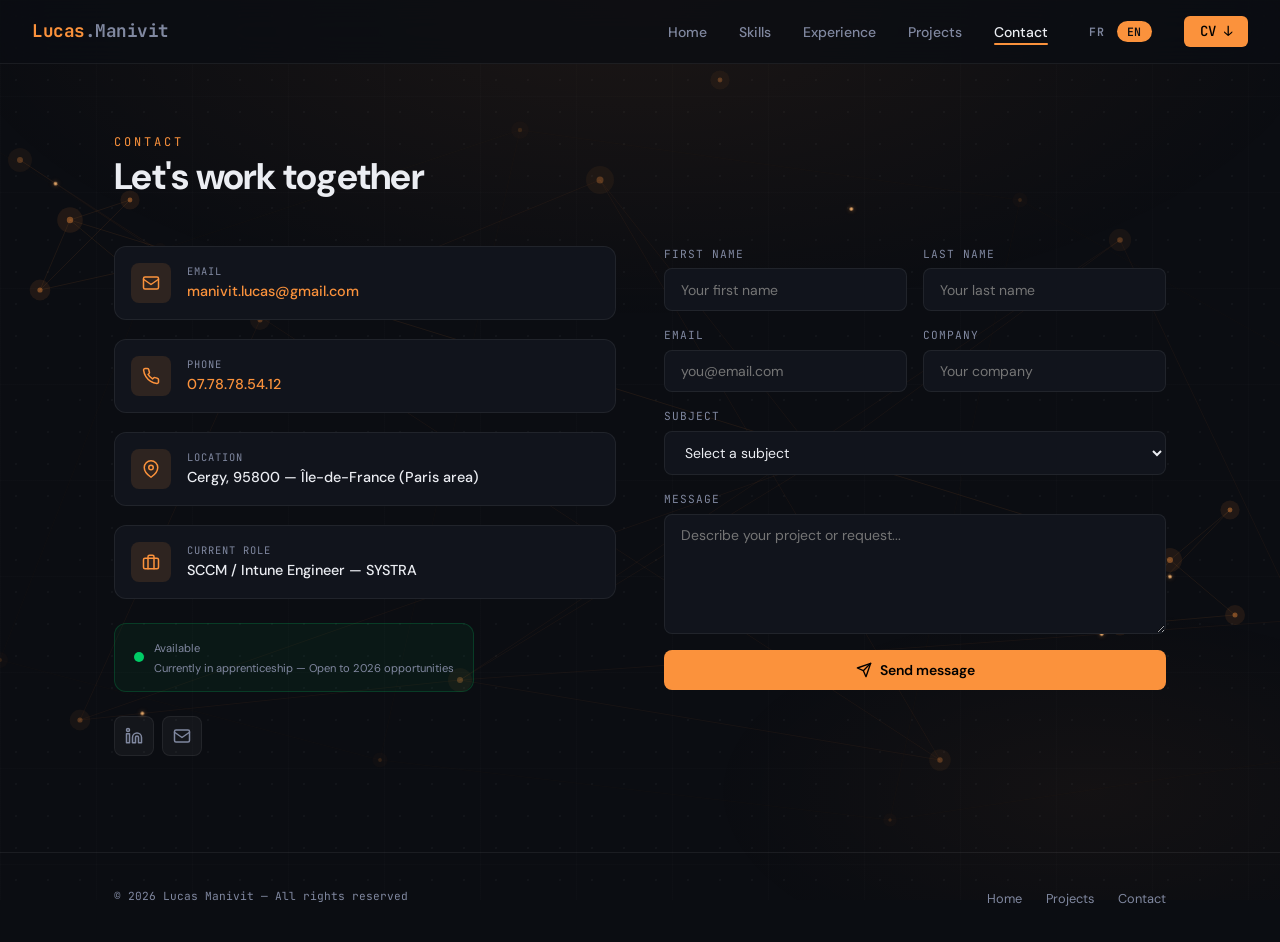
<file: contact.html>
<!DOCTYPE html>
<html lang="fr">
<head>
  <meta charset="UTF-8">
  <meta name="viewport" content="width=device-width, initial-scale=1.0">
  <title data-i18n="meta.contact.title">Contact — Lucas Manivit · SCCM / Intune Engineer</title>
  <meta name="description" data-i18n-content="meta.contact.description" content="Contactez Lucas Manivit — Ingénieur SCCM/Intune en alternance chez SYSTRA, parcours ingénieur Réseaux &amp; Sécurité à ESIEE-IT (promotion 2026). Disponible pour échanger sur des opportunités IT.">
  <meta name="author" content="Lucas Manivit">
  <link rel="canonical" href="https://entimo.github.io/portfolio/contact.html">
  <link rel="alternate" hreflang="fr" href="https://entimo.github.io/portfolio/contact.html">
  <link rel="alternate" hreflang="en" href="https://entimo.github.io/portfolio/contact.html?lang=en">
  <link rel="alternate" hreflang="x-default" href="https://entimo.github.io/portfolio/contact.html">
  <meta property="og:type" content="website">
  <meta property="og:title" data-i18n-content="meta.contact.og.title" content="Contact — Lucas Manivit">
  <meta property="og:description" data-i18n-content="meta.contact.og.description" content="Disponible pour échanger sur des opportunités IT (SCCM, Intune, Réseaux &amp; Sécurité).">
  <meta property="og:url" content="https://entimo.github.io/portfolio/contact.html">
  <meta property="og:image" content="https://entimo.github.io/portfolio/assets/profil.JPG">
  <meta property="og:locale" content="fr_FR">
  <meta property="og:locale:alternate" content="en_US">
  <meta name="theme-color" content="#0b0d12">
  <meta name="color-scheme" content="dark">
  <link rel="preconnect" href="https://fonts.googleapis.com">
  <link rel="preconnect" href="https://fonts.gstatic.com" crossorigin>
  <link href="https://fonts.googleapis.com/css2?family=DM+Sans:wght@400;500;600;700;800&family=JetBrains+Mono:wght@400;500;600;700&display=swap" rel="stylesheet">
  <link rel="stylesheet" href="assets/style.css">
  <link rel="stylesheet" href="assets/bg-network.css">
  <link rel="stylesheet" href="assets/premium.css">
  <script src="assets/i18n.js" defer></script>
  <script src="assets/bg-network.js" defer></script>
</head>
<body>

  <div class="scroll-progress" aria-hidden="true"></div>

  <!-- ========== NAV ========== --><!-- nav inherits same toggle pattern as index/projects -->
  <nav class="nav">
    <a href="index.html" class="nav-logo">Lucas<span>.Manivit</span></a>
    <ul class="nav-links">
      <li><a href="index.html" data-i18n="nav.home">Accueil</a></li>
      <li><a href="index.html#skills" data-i18n="nav.skills">Compétences</a></li>
      <li><a href="index.html#parcours" data-i18n="nav.path">Parcours</a></li>
      <li><a href="projects.html" data-i18n="nav.projects">Projets</a></li>
      <li><a href="contact.html" class="active" data-i18n="nav.contact">Contact</a></li>
      <li class="nav-lang-item">
        <div class="lang-toggle" role="group" data-i18n-aria="lang.toggle_aria" aria-label="Changer la langue">
          <button type="button" data-lang="fr" aria-pressed="true" data-i18n-aria="lang.fr_aria" aria-label="Afficher en français">FR</button>
          <button type="button" data-lang="en" aria-pressed="false" data-i18n-aria="lang.en_aria" aria-label="Switch to English">EN</button>
        </div>
      </li>
      <!-- PERSONNALISE ICI — Lien vers ton CV PDF -->
      <li><a href="CV-Lucas-Manivit.pdf" download class="nav-cta" target="_blank" rel="noopener" data-i18n="nav.cv">CV ↓</a></li>
    </ul>
    <button class="nav-hamburger" data-i18n-aria="nav.menu_aria" aria-label="Menu" aria-expanded="false">
      <span></span><span></span><span></span>
    </button>
  </nav>

  <!-- ========== CONTACT ========== -->
  <section class="section" style="padding-top:8rem; min-height:calc(100vh - 80px)">
    <div class="container">
      <div class="reveal">
        <span class="section-label" data-i18n="nav.contact">Contact</span>
        <h2 class="section-title" data-i18n="contact.title">Travaillons ensemble</h2>
      </div>

      <div class="contact-grid">

        <!-- Colonne gauche : Infos -->
        <div class="reveal">
          <div class="contact-info-list">

            <div class="contact-item">
              <div class="contact-item-icon">
                <svg viewBox="0 0 24 24" fill="none" stroke="currentColor" stroke-width="2" stroke-linecap="round" stroke-linejoin="round"><rect x="2" y="4" width="20" height="16" rx="2"/><path d="M22 7l-10 7L2 7"/></svg>
              </div>
              <div class="contact-item-text">
                <span class="contact-item-label" data-i18n="contact.info.email">Email</span>
                <a href="mailto:manivit.lucas@gmail.com?subject=Prise%20de%20contact%20-%20Portfolio%20Lucas%20Manivit" class="contact-item-value">manivit.lucas@gmail.com</a>
              </div>
            </div>

            <div class="contact-item">
              <div class="contact-item-icon">
                <svg viewBox="0 0 24 24" fill="none" stroke="currentColor" stroke-width="2" stroke-linecap="round" stroke-linejoin="round"><path d="M22 16.92v3a2 2 0 01-2.18 2 19.79 19.79 0 01-8.63-3.07 19.5 19.5 0 01-6-6 19.79 19.79 0 01-3.07-8.67A2 2 0 014.11 2h3a2 2 0 012 1.72 12.84 12.84 0 00.7 2.81 2 2 0 01-.45 2.11L8.09 9.91a16 16 0 006 6l1.27-1.27a2 2 0 012.11-.45 12.84 12.84 0 002.81.7A2 2 0 0122 16.92z"/></svg>
              </div>
              <div class="contact-item-text">
                <span class="contact-item-label" data-i18n="contact.info.phone">Téléphone</span>
                <a href="tel:+33778785412" class="contact-item-value">07.78.78.54.12</a>
              </div>
            </div>

            <div class="contact-item">
              <div class="contact-item-icon">
                <svg viewBox="0 0 24 24" fill="none" stroke="currentColor" stroke-width="2" stroke-linecap="round" stroke-linejoin="round"><path d="M21 10c0 7-9 13-9 13s-9-6-9-13a9 9 0 0118 0z"/><circle cx="12" cy="10" r="3"/></svg>
              </div>
              <div class="contact-item-text">
                <span class="contact-item-label" data-i18n="contact.info.location">Localisation</span>
                <span class="contact-item-value" data-i18n="contact.info.location.value">Cergy, 95800 — Île-de-France</span>
              </div>
            </div>

            <div class="contact-item">
              <div class="contact-item-icon">
                <svg viewBox="0 0 24 24" fill="none" stroke="currentColor" stroke-width="2" stroke-linecap="round" stroke-linejoin="round"><rect x="2" y="7" width="20" height="14" rx="2"/><path d="M16 21V5a2 2 0 00-2-2h-4a2 2 0 00-2 2v16"/></svg>
              </div>
              <div class="contact-item-text">
                <span class="contact-item-label" data-i18n="contact.info.role">Poste actuel</span>
                <span class="contact-item-value" data-i18n="contact.info.role.value">SCCM/Intune Engineer — SYSTRA</span>
              </div>
            </div>

          </div>

          <div class="availability-badge" style="margin-top:1.5rem">
            <div class="availability-dot"></div>
            <div class="availability-text">
              <span data-i18n="contact.availability.title">Disponible</span>
              <span data-i18n="contact.availability.desc">Alternance en cours — Ouvert aux opportunités 2026</span>
            </div>
          </div>

          <div class="contact-socials" style="margin-top:1.5rem">
            <a href="https://www.linkedin.com/in/lucas-manivit/" class="social-btn" data-i18n-aria="hero.social.linkedin" data-i18n-title="hero.social.linkedin" aria-label="LinkedIn" title="LinkedIn" target="_blank" rel="noopener">
              <svg viewBox="0 0 24 24" fill="none" stroke="currentColor" stroke-width="2" stroke-linecap="round" stroke-linejoin="round"><path d="M16 8a6 6 0 016 6v7h-4v-7a2 2 0 00-4 0v7h-4v-7a6 6 0 016-6z"/><rect x="2" y="9" width="4" height="12"/><circle cx="4" cy="4" r="2"/></svg>
            </a>
            <a href="mailto:manivit.lucas@gmail.com?subject=Prise%20de%20contact%20-%20Portfolio%20Lucas%20Manivit" class="social-btn" data-i18n-title="hero.social.email" title="Email">
              <svg viewBox="0 0 24 24" fill="none" stroke="currentColor" stroke-width="2" stroke-linecap="round" stroke-linejoin="round"><rect x="2" y="4" width="20" height="16" rx="2"/><path d="M22 7l-10 7L2 7"/></svg>
            </a>
          </div>
        </div>

        <!-- Colonne droite : Formulaire -->
        <div class="reveal">
          <form id="contact-form" class="contact-form" action="https://formsubmit.co/manivit.lucas@gmail.com" method="POST">
            <!-- FormSubmit config (no backend, no signup) — first submit triggers a one-time activation email -->
            <input type="hidden" name="_subject" value="Nouveau contact via le portfolio">
            <input type="hidden" name="_captcha" value="false">
            <input type="hidden" name="_template" value="table">
            <input type="text" name="_honey" style="display:none" tabindex="-1" autocomplete="off" aria-hidden="true">
            <div class="form-row">
              <div class="form-group">
                <label for="firstname" data-i18n="contact.form.firstname">Prénom</label>
                <input type="text" id="firstname" name="firstname" data-i18n-placeholder="contact.form.firstname.ph" placeholder="Votre prénom" required>
              </div>
              <div class="form-group">
                <label for="lastname" data-i18n="contact.form.lastname">Nom</label>
                <input type="text" id="lastname" name="lastname" data-i18n-placeholder="contact.form.lastname.ph" placeholder="Votre nom" required>
              </div>
            </div>

            <div class="form-row">
              <div class="form-group">
                <label for="email" data-i18n="contact.form.email">Email</label>
                <input type="email" id="email" name="email" data-i18n-placeholder="contact.form.email.ph" placeholder="votre@email.com" required>
              </div>
              <div class="form-group">
                <label for="company" data-i18n="contact.form.company">Entreprise</label>
                <input type="text" id="company" name="company" data-i18n-placeholder="contact.form.company.ph" placeholder="Votre entreprise">
              </div>
            </div>

            <div class="form-group">
              <label for="subject" data-i18n="contact.form.subject">Sujet</label>
              <select id="subject" name="subject">
                <option value="" data-i18n="contact.form.subject.default">Sélectionnez un sujet</option>
                <option value="opportunite" data-i18n="contact.form.subject.opp">Opportunité professionnelle</option>
                <option value="projet" data-i18n="contact.form.subject.project">Proposition de projet</option>
                <option value="collaboration" data-i18n="contact.form.subject.collab">Collaboration</option>
                <option value="autre" data-i18n="contact.form.subject.other">Autre</option>
              </select>
            </div>

            <div class="form-group">
              <label for="message" data-i18n="contact.form.message">Message</label>
              <textarea id="message" name="message" data-i18n-placeholder="contact.form.message.ph" placeholder="Décrivez votre projet ou votre demande..." required></textarea>
            </div>

            <button type="submit" class="btn btn-primary" style="width:100%;justify-content:center">
              <svg width="16" height="16" viewBox="0 0 24 24" fill="none" stroke="currentColor" stroke-width="2" stroke-linecap="round" stroke-linejoin="round"><line x1="22" y1="2" x2="11" y2="13"/><polygon points="22 2 15 22 11 13 2 9 22 2"/></svg>
              <span data-i18n="contact.form.submit">Envoyer le message</span>
            </button>
          </form>

          <div id="form-success" class="form-success" data-i18n="contact.form.success">
            ✓ Message envoyé avec succès ! Je vous répondrai dans les plus brefs délais.
          </div>
        </div>

      </div>
    </div>
  </section>

  <!-- ========== FOOTER ========== -->
  <footer class="footer">
    <div class="container">
      <div class="footer-content">
        <span class="footer-text" data-i18n="footer.rights">© 2026 Lucas Manivit — Tous droits réservés</span>
        <ul class="footer-links">
          <li><a href="index.html" data-i18n="nav.home">Accueil</a></li>
          <li><a href="projects.html" data-i18n="nav.projects">Projets</a></li>
          <li><a href="contact.html" data-i18n="nav.contact">Contact</a></li>
        </ul>
      </div>
    </div>
  </footer>

  <!-- Scroll to top -->
  <button class="scroll-top" data-i18n-aria="footer.scrolltop_aria" aria-label="Retour en haut">
    <svg viewBox="0 0 24 24" fill="none" stroke="currentColor" stroke-width="2" stroke-linecap="round" stroke-linejoin="round"><polyline points="18 15 12 9 6 15"/></svg>
  </button>

  <script src="assets/script.js"></script>
</body>
</html>
</file>
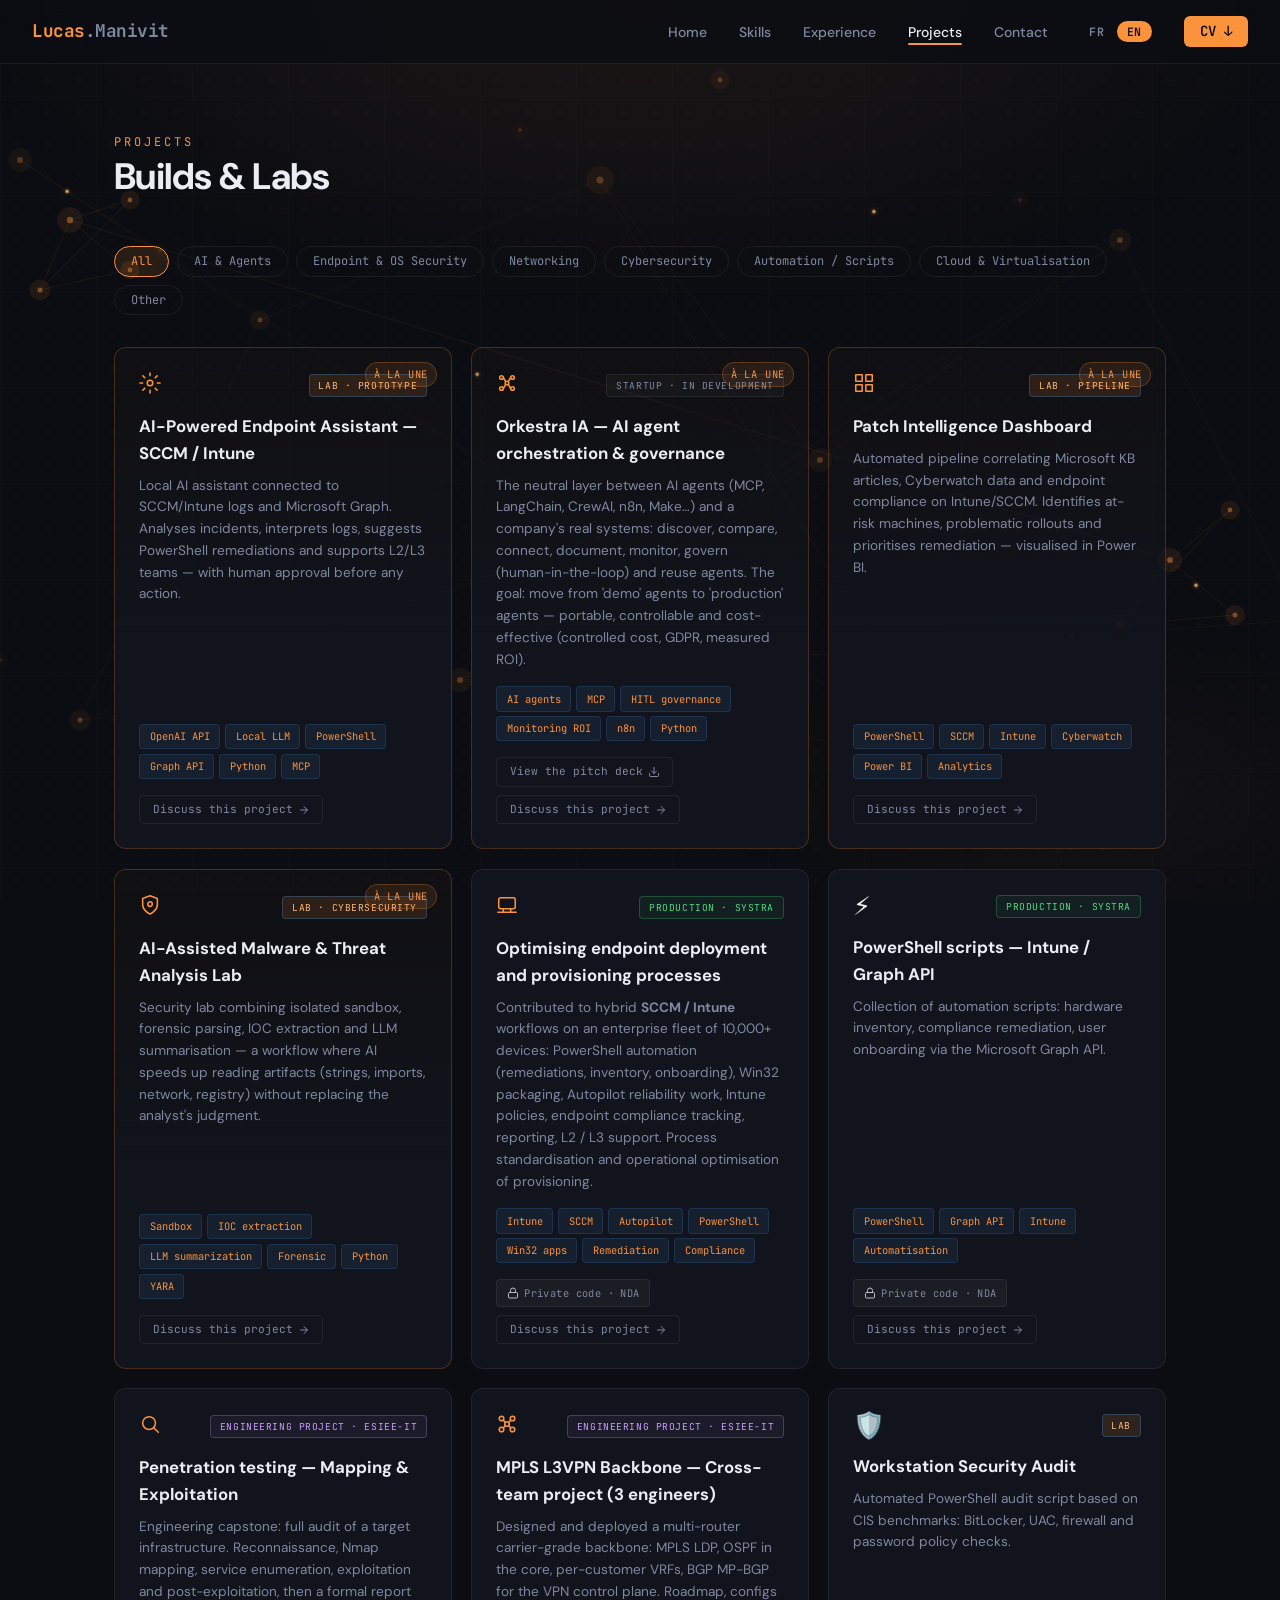
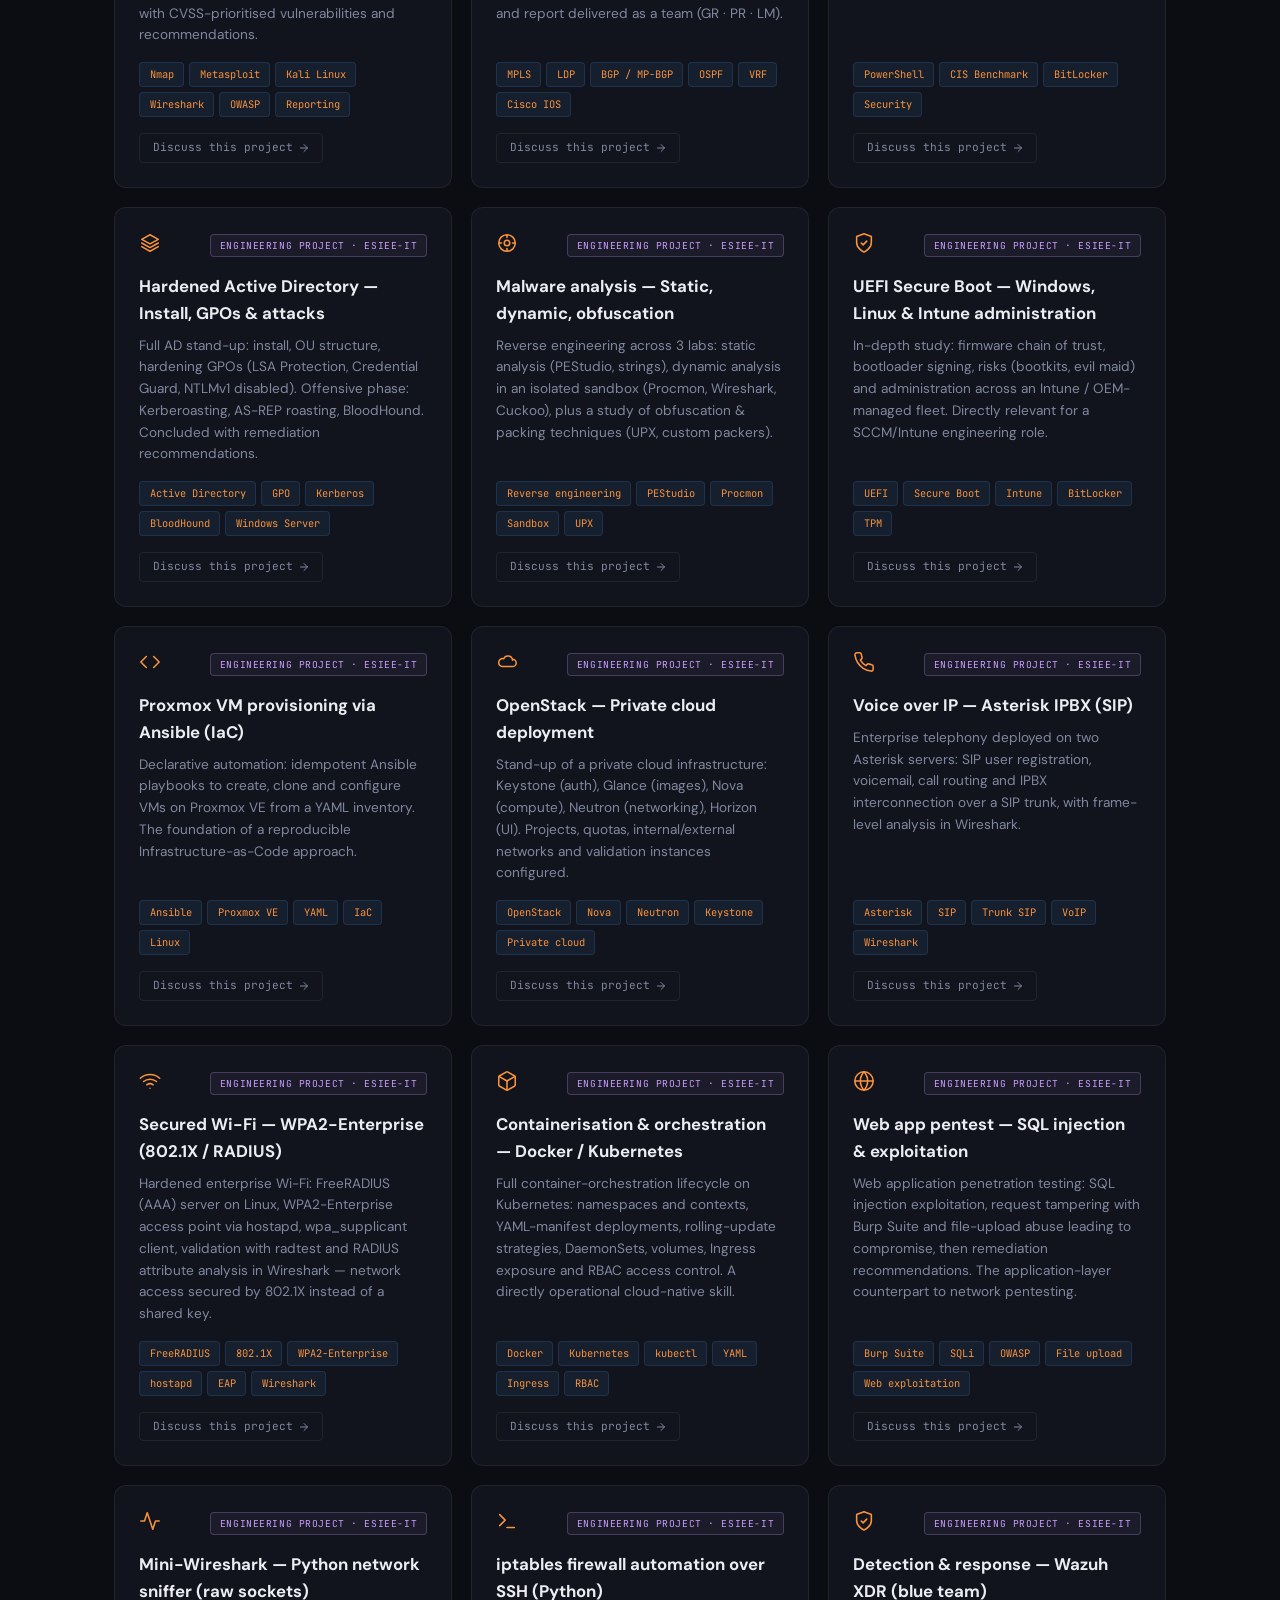
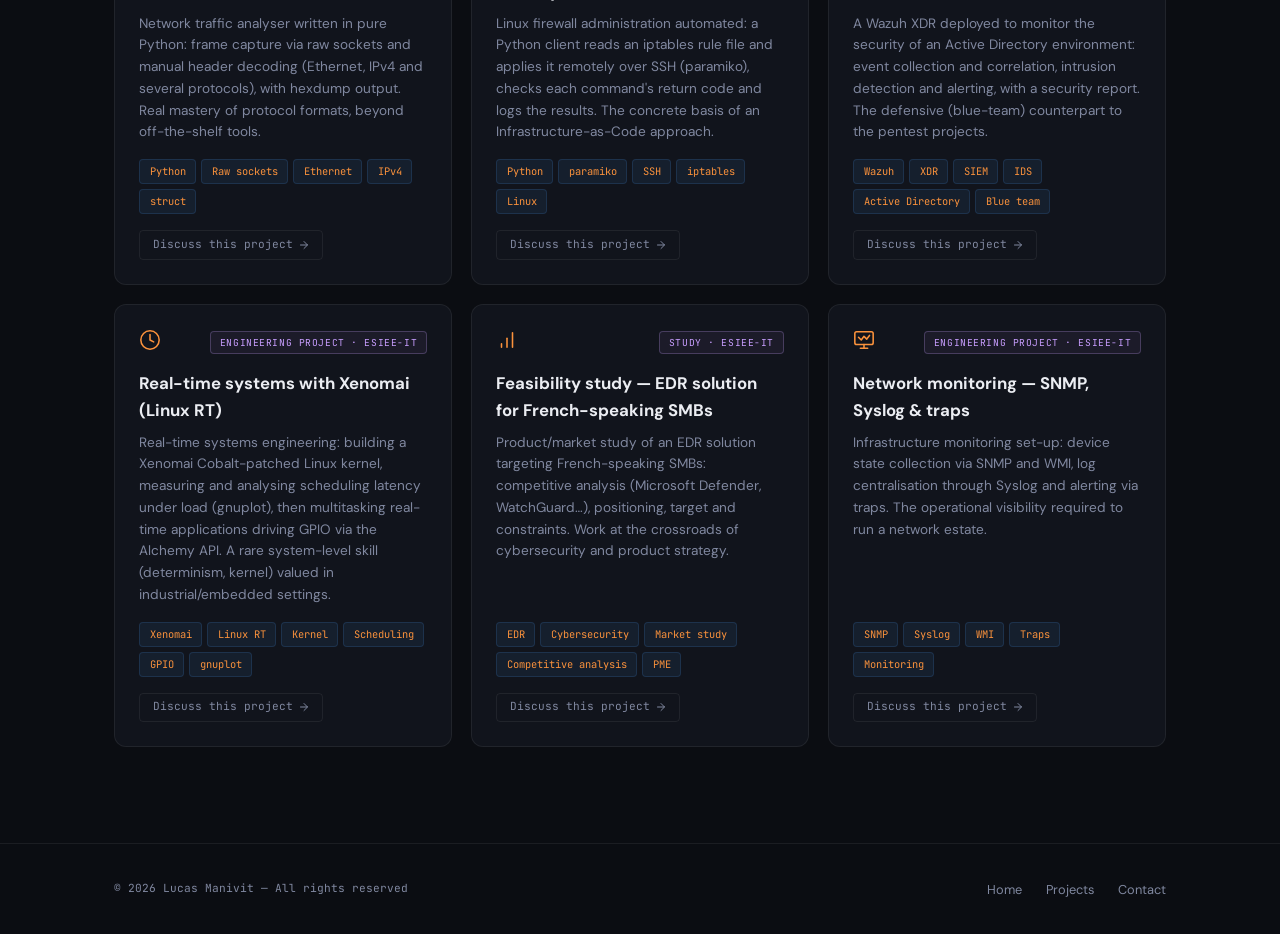
<file: projects.html>
<!DOCTYPE html>
<html lang="fr">
<head>
  <meta charset="UTF-8">
  <meta name="viewport" content="width=device-width, initial-scale=1.0">
  <title data-i18n="meta.projects.title">Projets — Lucas Manivit · SCCM / Intune Engineer</title>
  <meta name="description" data-i18n-content="meta.projects.description" content="Projets IT de Lucas Manivit — Déploiement endpoint, sécurité réseau, scripts PowerShell &amp; Microsoft Graph. Production SYSTRA + labs ESIEE-IT.">
  <meta name="author" content="Lucas Manivit">
  <link rel="canonical" href="https://entimo.github.io/portfolio/projects.html">
  <link rel="alternate" hreflang="fr" href="https://entimo.github.io/portfolio/projects.html">
  <link rel="alternate" hreflang="en" href="https://entimo.github.io/portfolio/projects.html?lang=en">
  <link rel="alternate" hreflang="x-default" href="https://entimo.github.io/portfolio/projects.html">
  <meta property="og:type" content="website">
  <meta property="og:title" data-i18n-content="meta.projects.og.title" content="Projets — Lucas Manivit">
  <meta property="og:description" data-i18n-content="meta.projects.og.description" content="Déploiement endpoint, sécurité réseau, automatisation PowerShell — projets production &amp; labs.">
  <meta property="og:url" content="https://entimo.github.io/portfolio/projects.html">
  <meta property="og:image" content="https://entimo.github.io/portfolio/assets/profil.JPG">
  <meta property="og:locale" content="fr_FR">
  <meta property="og:locale:alternate" content="en_US">
  <meta name="theme-color" content="#0b0d12">
  <meta name="color-scheme" content="dark">
  <link rel="preconnect" href="https://fonts.googleapis.com">
  <link rel="preconnect" href="https://fonts.gstatic.com" crossorigin>
  <link href="https://fonts.googleapis.com/css2?family=DM+Sans:wght@400;500;600;700;800&family=JetBrains+Mono:wght@400;500;600;700&display=swap" rel="stylesheet">
  <link rel="stylesheet" href="assets/style.css">
  <link rel="stylesheet" href="assets/bg-network.css">
  <link rel="stylesheet" href="assets/premium.css">
  <script src="assets/i18n.js" defer></script>
  <script src="assets/bg-network.js" defer></script>
</head>
<body>

  <div class="scroll-progress" aria-hidden="true"></div>

  <!-- ========== NAV ========== -->
  <nav class="nav">
    <a href="index.html" class="nav-logo">Lucas<span>.Manivit</span></a>
    <ul class="nav-links">
      <li><a href="index.html" data-i18n="nav.home">Accueil</a></li>
      <li><a href="index.html#skills" data-i18n="nav.skills">Compétences</a></li>
      <li><a href="index.html#parcours" data-i18n="nav.path">Parcours</a></li>
      <li><a href="projects.html" class="active" data-i18n="nav.projects">Projets</a></li>
      <li><a href="contact.html" data-i18n="nav.contact">Contact</a></li>
      <li class="nav-lang-item">
        <div class="lang-toggle" role="group" data-i18n-aria="lang.toggle_aria" aria-label="Changer la langue">
          <button type="button" data-lang="fr" aria-pressed="true" data-i18n-aria="lang.fr_aria" aria-label="Afficher en français">FR</button>
          <button type="button" data-lang="en" aria-pressed="false" data-i18n-aria="lang.en_aria" aria-label="Switch to English">EN</button>
        </div>
      </li>
      <!-- PERSONNALISE ICI — Lien vers ton CV PDF -->
      <li><a href="CV-Lucas-Manivit.pdf" download class="nav-cta" target="_blank" rel="noopener" data-i18n="nav.cv">CV ↓</a></li>
    </ul>
    <button class="nav-hamburger" data-i18n-aria="nav.menu_aria" aria-label="Menu" aria-expanded="false">
      <span></span><span></span><span></span>
    </button>
  </nav>

  <!-- ========== PROJECTS ========== -->
  <section class="section" style="padding-top:8rem">
    <div class="container">
      <div class="reveal">
        <span class="section-label" data-i18n="projects.label">Projets</span>
        <h2 class="section-title" data-i18n="pjs.title">Réalisations & Labs</h2>
      </div>

      <div class="project-filters reveal">
        <button class="filter-btn active" data-filter="all" data-i18n="pjs.filter.all">Tous</button>
        <button class="filter-btn" data-filter="ai" data-i18n="pjs.filter.ai">IA &amp; Agents</button>
        <button class="filter-btn" data-filter="infra" data-i18n="pjs.filter.infra">Endpoint &amp; Sécurité OS</button>
        <button class="filter-btn" data-filter="reseaux" data-i18n="pjs.filter.net">Réseaux</button>
        <button class="filter-btn" data-filter="securite" data-i18n="pjs.filter.sec">Cybersécurité</button>
        <button class="filter-btn" data-filter="scripts" data-i18n="pjs.filter.scripts">Automatisation / Scripts</button>
        <button class="filter-btn" data-filter="cloud" data-i18n="pjs.filter.cloud">Cloud &amp; Virtualisation</button>
        <button class="filter-btn" data-filter="autre" data-i18n="pjs.filter.other">Autre</button>
      </div>

      <div class="projects-grid">

        <!-- ============================================================
             PREMIUM AI / AUTOMATION PROJECTS — featured first
             ============================================================ -->

        <!-- Projet AI 1 — Endpoint Assistant -->
        <div class="project-card project-card-featured reveal" data-category="ai">
          <div class="project-head">
            <div class="project-icon" aria-hidden="true">
              <svg viewBox="0 0 24 24" fill="none" stroke="currentColor" stroke-width="1.7" stroke-linecap="round" stroke-linejoin="round" width="22" height="22"><circle cx="12" cy="12" r="3"/><path d="M12 1v3M12 20v3M4.22 4.22l2.12 2.12M17.66 17.66l2.12 2.12M1 12h3M20 12h3M4.22 19.78l2.12-2.12M17.66 6.34l2.12-2.12"/></svg>
            </div>
            <span class="featured-status lab" data-i18n="pjs.ai1.status">Lab · Prototype</span>
          </div>
          <h3 class="project-title" data-i18n="pjs.ai1.title">Assistant IA pour endpoint — SCCM / Intune</h3>
          <p class="project-desc" data-i18n="pjs.ai1.desc">
            Assistant IA local connecté aux logs SCCM/Intune et à Microsoft Graph. Analyse les incidents,
            interprète les journaux, propose des remédiations PowerShell et accompagne les équipes support N2/N3 —
            avec validation humaine avant exécution.
          </p>
          <div class="project-tags">
            <span class="tag">OpenAI API</span>
            <span class="tag">Local LLM</span>
            <span class="tag">PowerShell</span>
            <span class="tag">Graph API</span>
            <span class="tag">Python</span>
            <span class="tag">MCP</span>
          </div>
          <div class="project-links">
            <a href="contact.html?project=ai-endpoint-assistant" class="project-link">
              <span data-i18n="pjs.discuss_link">Échanger sur ce projet</span>
              <svg width="12" height="12" viewBox="0 0 24 24" fill="none" stroke="currentColor" stroke-width="2" stroke-linecap="round" stroke-linejoin="round"><line x1="5" y1="12" x2="19" y2="12"/><polyline points="12 5 19 12 12 19"/></svg>
            </a>
          </div>
        </div>

        <!-- Projet AI 2 — Orkestra IA -->
        <div class="project-card project-card-featured reveal" data-category="ai">
          <div class="project-head">
            <div class="project-icon" aria-hidden="true">
              <svg viewBox="0 0 24 24" fill="none" stroke="currentColor" stroke-width="1.7" stroke-linecap="round" stroke-linejoin="round" width="22" height="22"><circle cx="6" cy="6" r="2"/><circle cx="18" cy="6" r="2"/><circle cx="6" cy="18" r="2"/><circle cx="18" cy="18" r="2"/><circle cx="12" cy="12" r="2"/><line x1="8" y1="6" x2="10.6" y2="10.4"/><line x1="16" y1="6" x2="13.4" y2="10.4"/><line x1="8" y1="18" x2="10.6" y2="13.6"/><line x1="16" y1="18" x2="13.4" y2="13.6"/></svg>
            </div>
            <span class="featured-status" data-i18n="pjs.ai2.status">Startup · En développement</span>
          </div>
          <h3 class="project-title" data-i18n="pjs.ai2.title">Orkestra IA — Orchestration &amp; gouvernance des agents IA</h3>
          <p class="project-desc" data-i18n="pjs.ai2.desc">
            La couche neutre entre les agents IA (MCP, LangChain, CrewAI, n8n, Make…) et les systèmes réels
            de l'entreprise : découvrir, comparer, connecter, documenter, superviser, gouverner
            (human-in-the-loop) et réutiliser les agents. L'objectif : passer des agents « démo » aux agents
            « production » — portables, contrôlables et rentables (coûts maîtrisés, RGPD, ROI mesuré).
          </p>
          <div class="project-tags">
            <span class="tag">AI agents</span>
            <span class="tag">MCP</span>
            <span class="tag">HITL governance</span>
            <span class="tag">Monitoring ROI</span>
            <span class="tag">n8n</span>
            <span class="tag">Python</span>
          </div>
          <div class="project-links">
            <a href="assets/Orkestra-IA-Pitch-Deck.pptx" class="project-link" target="_blank" rel="noopener" download>
              <span data-i18n="pjs.orkestra.deck">Voir le pitch deck</span>
              <svg width="12" height="12" viewBox="0 0 24 24" fill="none" stroke="currentColor" stroke-width="2" stroke-linecap="round" stroke-linejoin="round"><path d="M21 15v4a2 2 0 01-2 2H5a2 2 0 01-2-2v-4"/><polyline points="7 10 12 15 17 10"/><line x1="12" y1="15" x2="12" y2="3"/></svg>
            </a>
            <a href="contact.html?project=orkestra-ia" class="project-link">
              <span data-i18n="pjs.discuss_link">Échanger sur ce projet</span>
              <svg width="12" height="12" viewBox="0 0 24 24" fill="none" stroke="currentColor" stroke-width="2" stroke-linecap="round" stroke-linejoin="round"><line x1="5" y1="12" x2="19" y2="12"/><polyline points="12 5 19 12 12 19"/></svg>
            </a>
          </div>
        </div>

        <!-- Projet AI 3 — Patch Intelligence Dashboard -->
        <div class="project-card project-card-featured reveal" data-category="ai">
          <div class="project-head">
            <div class="project-icon" aria-hidden="true">
              <svg viewBox="0 0 24 24" fill="none" stroke="currentColor" stroke-width="1.7" stroke-linecap="round" stroke-linejoin="round" width="22" height="22"><rect x="3" y="3" width="7" height="7"/><rect x="14" y="3" width="7" height="7"/><rect x="3" y="14" width="7" height="7"/><rect x="14" y="14" width="7" height="7"/></svg>
            </div>
            <span class="featured-status lab" data-i18n="pjs.ai3.status">Lab · Pipeline</span>
          </div>
          <h3 class="project-title" data-i18n="pjs.ai3.title">Pilotage intelligent des correctifs — Tableau de bord</h3>
          <p class="project-desc" data-i18n="pjs.ai3.desc">
            Pipeline automatisé de corrélation entre KB Microsoft, données Cyberwatch et conformité endpoint
            Intune/SCCM. Identifie les postes à risque, les déploiements problématiques et
            priorise les remédiations — visualisation Power BI.
          </p>
          <div class="project-tags">
            <span class="tag">PowerShell</span>
            <span class="tag">SCCM</span>
            <span class="tag">Intune</span>
            <span class="tag">Cyberwatch</span>
            <span class="tag">Power BI</span>
            <span class="tag">Analytics</span>
          </div>
          <div class="project-links">
            <a href="contact.html?project=patch-intelligence" class="project-link">
              <span data-i18n="pjs.discuss_link">Échanger sur ce projet</span>
              <svg width="12" height="12" viewBox="0 0 24 24" fill="none" stroke="currentColor" stroke-width="2" stroke-linecap="round" stroke-linejoin="round"><line x1="5" y1="12" x2="19" y2="12"/><polyline points="12 5 19 12 12 19"/></svg>
            </a>
          </div>
        </div>

        <!-- Projet AI 4 — AI-Assisted Malware Analysis Lab -->
        <div class="project-card project-card-featured reveal" data-category="ai">
          <div class="project-head">
            <div class="project-icon" aria-hidden="true">
              <svg viewBox="0 0 24 24" fill="none" stroke="currentColor" stroke-width="1.7" stroke-linecap="round" stroke-linejoin="round" width="22" height="22"><path d="M12 22s8-4 8-10V5l-8-3-8 3v7c0 6 8 10 8 10z"/><circle cx="12" cy="11" r="2.5"/></svg>
            </div>
            <span class="featured-status lab" data-i18n="pjs.ai4.status">Lab · Cybersécurité</span>
          </div>
          <h3 class="project-title" data-i18n="pjs.ai4.title">Lab d'analyse de malwares assistée par IA</h3>
          <p class="project-desc" data-i18n="pjs.ai4.desc">
            Lab cybersécurité combinant sandbox isolée, parsing forensic, extraction d'IOC et résumé LLM —
            un workflow où l'IA accélère la lecture des artefacts (strings, imports, network, registry)
            sans remplacer le jugement de l'analyste.
          </p>
          <div class="project-tags">
            <span class="tag">Sandbox</span>
            <span class="tag">IOC extraction</span>
            <span class="tag">LLM summarization</span>
            <span class="tag">Forensic</span>
            <span class="tag">Python</span>
            <span class="tag">YARA</span>
          </div>
          <div class="project-links">
            <a href="contact.html?project=ai-malware-lab" class="project-link">
              <span data-i18n="pjs.discuss_link">Échanger sur ce projet</span>
              <svg width="12" height="12" viewBox="0 0 24 24" fill="none" stroke="currentColor" stroke-width="2" stroke-linecap="round" stroke-linejoin="round"><line x1="5" y1="12" x2="19" y2="12"/><polyline points="12 5 19 12 12 19"/></svg>
            </a>
          </div>
        </div>

        <!-- ============================================================
             EXISTING PROJECTS (production & academic)
             ============================================================ -->

        <!-- Projet 1 -->
        <div class="project-card reveal" data-category="infra">
          <div class="project-head">
            <div class="project-icon" aria-hidden="true">
              <svg viewBox="0 0 24 24" fill="none" stroke="currentColor" stroke-width="1.7" stroke-linecap="round" stroke-linejoin="round" width="22" height="22"><rect x="3" y="4" width="18" height="12" rx="2"/><line x1="2" y1="20" x2="22" y2="20"/><line x1="8" y1="16" x2="8" y2="20"/><line x1="16" y1="16" x2="16" y2="20"/></svg>
            </div>
            <span class="featured-status done" data-i18n="pjs.autopilot.status">Production · SYSTRA</span>
          </div>
          <h3 class="project-title" data-i18n="pjs.autopilot.title">Optimisation des processus de déploiement et de provisioning endpoint</h3>
          <p class="project-desc" data-i18n-html="pjs.autopilot.desc">
            Participation aux workflows hybrides <strong>SCCM / Intune</strong> sur un parc enterprise de 10 000+ postes :
            automatisation PowerShell (remédiations, inventaire, onboarding), packaging Win32, fiabilisation des
            étapes Autopilot, application de policies, suivi de conformité endpoint, reporting, support N2 / N3.
            Standardisation des processus et optimisation opérationnelle du provisioning.
          </p>
          <div class="project-tags">
            <span class="tag">Intune</span>
            <span class="tag">SCCM</span>
            <span class="tag">Autopilot</span>
            <span class="tag">PowerShell</span>
            <span class="tag">Win32 apps</span>
            <span class="tag">Remediation</span>
            <span class="tag">Compliance</span>
          </div>
          <div class="project-links">
            <span class="project-nda-badge" title="Code SYSTRA — non publié (clause de confidentialité)">
              <svg width="12" height="12" viewBox="0 0 24 24" fill="none" stroke="currentColor" stroke-width="2" stroke-linecap="round" stroke-linejoin="round"><rect x="3" y="11" width="18" height="11" rx="2"/><path d="M7 11V7a5 5 0 0110 0v4"/></svg>
              <span data-i18n="pjs.nda_badge">Code privé · NDA</span>
            </span>
            <a href="contact.html?project=autopilot" class="project-link">
              <span data-i18n="pjs.discuss_link">Échanger sur ce projet</span>
              <svg width="12" height="12" viewBox="0 0 24 24" fill="none" stroke="currentColor" stroke-width="2" stroke-linecap="round" stroke-linejoin="round"><line x1="5" y1="12" x2="19" y2="12"/><polyline points="12 5 19 12 12 19"/></svg>
            </a>
          </div>
        </div>

        <!-- Projet 2 -->
        <div class="project-card reveal" data-category="scripts">
          <div class="project-head">
            <div class="project-icon" aria-hidden="true">⚡</div>
            <span class="featured-status done" data-i18n="pjs.ps.status">Production · SYSTRA</span>
          </div>
          <h3 class="project-title" data-i18n="pjs.ps.title">Scripts PowerShell Intune / Graph API</h3>
          <p class="project-desc" data-i18n="pjs.ps.desc">
            Collection de scripts d'automatisation : inventaire matériel, remédiation de compliance,
            onboarding utilisateurs via Microsoft Graph API.
          </p>
          <div class="project-tags">
            <span class="tag">PowerShell</span>
            <span class="tag">Graph API</span>
            <span class="tag">Intune</span>
            <span class="tag">Automatisation</span>
          </div>
          <div class="project-links">
            <span class="project-nda-badge" title="Code SYSTRA — non publié (clause de confidentialité)">
              <svg width="12" height="12" viewBox="0 0 24 24" fill="none" stroke="currentColor" stroke-width="2" stroke-linecap="round" stroke-linejoin="round"><rect x="3" y="11" width="18" height="11" rx="2"/><path d="M7 11V7a5 5 0 0110 0v4"/></svg>
              <span data-i18n="pjs.nda_badge">Code privé · NDA</span>
            </span>
            <a href="contact.html?project=powershell-graph" class="project-link">
              <span data-i18n="pjs.discuss_link">Échanger sur ce projet</span>
              <svg width="12" height="12" viewBox="0 0 24 24" fill="none" stroke="currentColor" stroke-width="2" stroke-linecap="round" stroke-linejoin="round"><line x1="5" y1="12" x2="19" y2="12"/><polyline points="12 5 19 12 12 19"/></svg>
            </a>
          </div>
        </div>

        <!-- Projet 3 — Pentest Final ESIEE -->
        <div class="project-card reveal" data-category="securite">
          <div class="project-head">
            <div class="project-icon" aria-hidden="true">
              <svg viewBox="0 0 24 24" fill="none" stroke="currentColor" stroke-width="1.7" stroke-linecap="round" stroke-linejoin="round" width="22" height="22"><circle cx="11" cy="11" r="7"/><line x1="21" y1="21" x2="16.65" y2="16.65"/></svg>
            </div>
            <span class="featured-status academic" data-i18n="pjs.pentest.status">Projet d'ingénieur · ESIEE-IT</span>
          </div>
          <h3 class="project-title" data-i18n="pjs.pentest.title">Tests d'intrusion — Cartographie &amp; Exploitation</h3>
          <p class="project-desc" data-i18n="pjs.pentest.desc">
            Projet de fin d'études : audit complet d'une infrastructure cible. Reconnaissance, cartographie Nmap,
            énumération de services, exploitation et post-exploitation, puis rapport formel avec hiérarchisation
            CVSS des vulnérabilités et recommandations.
          </p>
          <div class="project-tags">
            <span class="tag">Nmap</span>
            <span class="tag">Metasploit</span>
            <span class="tag">Kali Linux</span>
            <span class="tag">Wireshark</span>
            <span class="tag">OWASP</span>
            <span class="tag">Reporting</span>
          </div>
          <div class="project-links">
            <!-- TODO Lucas — quand tu publies le rapport sur GitHub, remplace par :
                 <a href="https://github.com/entimo/NOM-DU-REPO" class="project-link" target="_blank" rel="noopener">…GitHub…</a> -->
            <a href="contact.html?project=pentest-final" class="project-link">
              <span data-i18n="pjs.discuss_link">Échanger sur ce projet</span>
              <svg width="12" height="12" viewBox="0 0 24 24" fill="none" stroke="currentColor" stroke-width="2" stroke-linecap="round" stroke-linejoin="round"><line x1="5" y1="12" x2="19" y2="12"/><polyline points="12 5 19 12 12 19"/></svg>
            </a>
          </div>
        </div>

        <!-- Projet 4 — MPLS VPN équipe -->
        <div class="project-card reveal" data-category="reseaux">
          <div class="project-head">
            <div class="project-icon" aria-hidden="true">
              <svg viewBox="0 0 24 24" fill="none" stroke="currentColor" stroke-width="1.7" stroke-linecap="round" stroke-linejoin="round" width="22" height="22"><circle cx="6" cy="6" r="2.5"/><circle cx="18" cy="6" r="2.5"/><circle cx="6" cy="18" r="2.5"/><circle cx="18" cy="18" r="2.5"/><circle cx="12" cy="12" r="2.5"/><line x1="8.1" y1="7.5" x2="9.9" y2="10.5"/><line x1="15.9" y1="7.5" x2="14.1" y2="10.5"/><line x1="8.1" y1="16.5" x2="9.9" y2="13.5"/><line x1="15.9" y1="16.5" x2="14.1" y2="13.5"/></svg>
            </div>
            <span class="featured-status academic" data-i18n="pjs.mpls.status">Projet d'ingénieur · ESIEE-IT</span>
          </div>
          <h3 class="project-title" data-i18n="pjs.mpls.title">Backbone MPLS L3VPN — Projet transverse (équipe 3p)</h3>
          <p class="project-desc" data-i18n="pjs.mpls.desc">
            Conception et déploiement d'un backbone opérateur multi-routeurs : MPLS LDP, OSPF côté core,
            VRF par client, BGP MP-BGP pour le contrôle de plan VPN. Roadmap, configs et rapport livrés
            en équipe (GR · PR · LM).
          </p>
          <div class="project-tags">
            <span class="tag">MPLS</span>
            <span class="tag">LDP</span>
            <span class="tag">BGP / MP-BGP</span>
            <span class="tag">OSPF</span>
            <span class="tag">VRF</span>
            <span class="tag">Cisco IOS</span>
          </div>
          <div class="project-links">
            <!-- TODO Lucas — si tu publies les configs et la roadmap sur GitHub, remplace par un lien GitHub -->
            <a href="contact.html?project=mpls-vpn" class="project-link">
              <span data-i18n="pjs.discuss_link">Échanger sur ce projet</span>
              <svg width="12" height="12" viewBox="0 0 24 24" fill="none" stroke="currentColor" stroke-width="2" stroke-linecap="round" stroke-linejoin="round"><line x1="5" y1="12" x2="19" y2="12"/><polyline points="12 5 19 12 12 19"/></svg>
            </a>
          </div>
        </div>

        <!-- Projet 5 -->
        <div class="project-card reveal" data-category="securite">
          <div class="project-head">
            <div class="project-icon" aria-hidden="true">🛡️</div>
            <span class="featured-status lab" data-i18n="pjs.audit.status">Lab</span>
          </div>
          <h3 class="project-title" data-i18n="pjs.audit.title">Audit Sécurité Poste de Travail</h3>
          <p class="project-desc" data-i18n="pjs.audit.desc">
            Script PowerShell d'audit automatisé basé sur les benchmarks CIS :
            vérification BitLocker, UAC, pare-feu, politiques de mot de passe.
          </p>
          <div class="project-tags">
            <span class="tag">PowerShell</span>
            <span class="tag">CIS Benchmark</span>
            <span class="tag">BitLocker</span>
            <span class="tag">Security</span>
          </div>
          <div class="project-links">
            <!-- TODO Lucas — quand tu publies le repo, remplace par :
                 <a href="https://github.com/entimo/NOM-DU-REPO" class="project-link" target="_blank" rel="noopener">
                   <svg width="14" height="14" viewBox="0 0 24 24" fill="none" stroke="currentColor" stroke-width="2"><path d="M9 19c-5 1.5-5-2.5-7-3m14 6v-3.87a3.37 3.37 0 00-.94-2.61c3.14-.35 6.44-1.54 6.44-7A5.44 5.44 0 0020 4.77 5.07 5.07 0 0019.91 1S18.73.65 16 2.48a13.38 13.38 0 00-7 0C6.27.65 5.09 1 5.09 1A5.07 5.07 0 005 4.77a5.44 5.44 0 00-1.5 3.78c0 5.42 3.3 6.61 6.44 7A3.37 3.37 0 009 18.13V22"/></svg>
                   GitHub
                 </a> -->
            <a href="contact.html?project=audit-cis" class="project-link">
              <span data-i18n="pjs.discuss_link">Échanger sur ce projet</span>
              <svg width="12" height="12" viewBox="0 0 24 24" fill="none" stroke="currentColor" stroke-width="2" stroke-linecap="round" stroke-linejoin="round"><line x1="5" y1="12" x2="19" y2="12"/><polyline points="12 5 19 12 12 19"/></svg>
            </a>
          </div>
        </div>

        <!-- Projet 6 — Active Directory SecAD -->
        <div class="project-card reveal" data-category="infra">
          <div class="project-head">
            <div class="project-icon" aria-hidden="true">
              <svg viewBox="0 0 24 24" fill="none" stroke="currentColor" stroke-width="1.7" stroke-linecap="round" stroke-linejoin="round" width="22" height="22"><path d="M3 8l9-5 9 5-9 5-9-5z"/><path d="M3 16l9 5 9-5"/><path d="M3 12l9 5 9-5"/></svg>
            </div>
            <span class="featured-status academic" data-i18n="pjs.ad.status">Projet d'ingénieur · ESIEE-IT</span>
          </div>
          <h3 class="project-title" data-i18n="pjs.ad.title">Active Directory durci — Install, GPO &amp; attaques</h3>
          <p class="project-desc" data-i18n="pjs.ad.desc">
            Mise en place complète d'un AD : installation, structuration des OU, GPOs de durcissement
            (LSA Protection, Credential Guard, désactivation NTLMv1). Phase offensive : Kerberoasting,
            AS-REP roasting, BloodHound. Conclusion : recommandations de remédiation.
          </p>
          <div class="project-tags">
            <span class="tag">Active Directory</span>
            <span class="tag">GPO</span>
            <span class="tag">Kerberos</span>
            <span class="tag">BloodHound</span>
            <span class="tag">Windows Server</span>
          </div>
          <div class="project-links">
            <a href="contact.html?project=ad-secad" class="project-link">
              <span data-i18n="pjs.discuss_link">Échanger sur ce projet</span>
              <svg width="12" height="12" viewBox="0 0 24 24" fill="none" stroke="currentColor" stroke-width="2" stroke-linecap="round" stroke-linejoin="round"><line x1="5" y1="12" x2="19" y2="12"/><polyline points="12 5 19 12 12 19"/></svg>
            </a>
          </div>
        </div>

        <!-- Projet 7 — Analyse de Malware -->
        <div class="project-card reveal" data-category="securite">
          <div class="project-head">
            <div class="project-icon" aria-hidden="true">
              <svg viewBox="0 0 24 24" fill="none" stroke="currentColor" stroke-width="1.7" stroke-linecap="round" stroke-linejoin="round" width="22" height="22"><circle cx="12" cy="12" r="3"/><circle cx="12" cy="12" r="9"/><line x1="12" y1="3" x2="12" y2="6"/><line x1="12" y1="18" x2="12" y2="21"/><line x1="3" y1="12" x2="6" y2="12"/><line x1="18" y1="12" x2="21" y2="12"/></svg>
            </div>
            <span class="featured-status academic" data-i18n="pjs.malware.status">Projet d'ingénieur · ESIEE-IT</span>
          </div>
          <h3 class="project-title" data-i18n="pjs.malware.title">Analyse de malware — Statique, dynamique, obfuscation</h3>
          <p class="project-desc" data-i18n="pjs.malware.desc">
            Reverse engineering sur 3 TPs : analyse statique (PEStudio, strings), dynamique
            en sandbox isolée (Procmon, Wireshark, Cuckoo) et étude de techniques d'obfuscation
            &amp; packing (UPX, custom packers).
          </p>
          <div class="project-tags">
            <span class="tag">Reverse engineering</span>
            <span class="tag">PEStudio</span>
            <span class="tag">Procmon</span>
            <span class="tag">Sandbox</span>
            <span class="tag">UPX</span>
          </div>
          <div class="project-links">
            <a href="contact.html?project=malware-analysis" class="project-link">
              <span data-i18n="pjs.discuss_link">Échanger sur ce projet</span>
              <svg width="12" height="12" viewBox="0 0 24 24" fill="none" stroke="currentColor" stroke-width="2" stroke-linecap="round" stroke-linejoin="round"><line x1="5" y1="12" x2="19" y2="12"/><polyline points="12 5 19 12 12 19"/></svg>
            </a>
          </div>
        </div>

        <!-- Projet 8 — Secure Boot UEFI -->
        <div class="project-card reveal" data-category="infra">
          <div class="project-head">
            <div class="project-icon" aria-hidden="true">
              <svg viewBox="0 0 24 24" fill="none" stroke="currentColor" stroke-width="1.7" stroke-linecap="round" stroke-linejoin="round" width="22" height="22"><path d="M12 22s8-4 8-10V5l-8-3-8 3v7c0 6 8 10 8 10z"/><path d="M9 12l2 2 4-4"/></svg>
            </div>
            <span class="featured-status academic" data-i18n="pjs.secureboot.status">Projet d'ingénieur · ESIEE-IT</span>
          </div>
          <h3 class="project-title" data-i18n="pjs.secureboot.title">Secure Boot UEFI — Windows, Linux &amp; administration Intune</h3>
          <p class="project-desc" data-i18n="pjs.secureboot.desc">
            Étude approfondie : chaîne de confiance du firmware, signature des bootloaders,
            risques (bootkits, evil maid) et administration en parc Intune / OEM.
            Pertinent direct pour un poste SCCM/Intune Engineer.
          </p>
          <div class="project-tags">
            <span class="tag">UEFI</span>
            <span class="tag">Secure Boot</span>
            <span class="tag">Intune</span>
            <span class="tag">BitLocker</span>
            <span class="tag">TPM</span>
          </div>
          <div class="project-links">
            <a href="contact.html?project=secure-boot" class="project-link">
              <span data-i18n="pjs.discuss_link">Échanger sur ce projet</span>
              <svg width="12" height="12" viewBox="0 0 24 24" fill="none" stroke="currentColor" stroke-width="2" stroke-linecap="round" stroke-linejoin="round"><line x1="5" y1="12" x2="19" y2="12"/><polyline points="12 5 19 12 12 19"/></svg>
            </a>
          </div>
        </div>

        <!-- Projet 9 — Proxmox + Ansible (Automation) -->
        <div class="project-card reveal" data-category="scripts">
          <div class="project-head">
            <div class="project-icon" aria-hidden="true">
              <svg viewBox="0 0 24 24" fill="none" stroke="currentColor" stroke-width="1.7" stroke-linecap="round" stroke-linejoin="round" width="22" height="22"><polyline points="16 18 22 12 16 6"/><polyline points="8 6 2 12 8 18"/></svg>
            </div>
            <span class="featured-status academic" data-i18n="pjs.proxmox.status">Projet d'ingénieur · ESIEE-IT</span>
          </div>
          <h3 class="project-title" data-i18n="pjs.proxmox.title">Provisionnement VM Proxmox via Ansible (IaC)</h3>
          <p class="project-desc" data-i18n="pjs.proxmox.desc">
            Automatisation déclarative : playbooks Ansible idempotents pour créer, cloner et configurer
            des VMs sur Proxmox VE depuis un inventaire YAML. Base d'une approche
            Infrastructure-as-Code reproductible.
          </p>
          <div class="project-tags">
            <span class="tag">Ansible</span>
            <span class="tag">Proxmox VE</span>
            <span class="tag">YAML</span>
            <span class="tag">IaC</span>
            <span class="tag">Linux</span>
          </div>
          <div class="project-links">
            <a href="contact.html?project=proxmox-ansible" class="project-link">
              <span data-i18n="pjs.discuss_link">Échanger sur ce projet</span>
              <svg width="12" height="12" viewBox="0 0 24 24" fill="none" stroke="currentColor" stroke-width="2" stroke-linecap="round" stroke-linejoin="round"><line x1="5" y1="12" x2="19" y2="12"/><polyline points="12 5 19 12 12 19"/></svg>
            </a>
          </div>
        </div>

        <!-- Projet 10 — OpenStack -->
        <div class="project-card reveal" data-category="cloud">
          <div class="project-head">
            <div class="project-icon" aria-hidden="true">
              <svg viewBox="0 0 24 24" fill="none" stroke="currentColor" stroke-width="1.7" stroke-linecap="round" stroke-linejoin="round" width="22" height="22"><path d="M18 10a5 5 0 00-9.6-1.5A4 4 0 003 12.5 4 4 0 007 17h11a4 4 0 000-8z"/></svg>
            </div>
            <span class="featured-status academic" data-i18n="pjs.openstack.status">Projet d'ingénieur · ESIEE-IT</span>
          </div>
          <h3 class="project-title" data-i18n="pjs.openstack.title">OpenStack — Déploiement d'un cloud privé</h3>
          <p class="project-desc" data-i18n="pjs.openstack.desc">
            Stand-up d'une infrastructure cloud privée : Keystone (auth), Glance (images),
            Nova (compute), Neutron (réseau), Horizon (UI). Création des projets, quotas,
            réseaux internes/externes et instances de validation.
          </p>
          <div class="project-tags">
            <span class="tag">OpenStack</span>
            <span class="tag">Nova</span>
            <span class="tag">Neutron</span>
            <span class="tag">Keystone</span>
            <span class="tag">Private cloud</span>
          </div>
          <div class="project-links">
            <a href="contact.html?project=openstack" class="project-link">
              <span data-i18n="pjs.discuss_link">Échanger sur ce projet</span>
              <svg width="12" height="12" viewBox="0 0 24 24" fill="none" stroke="currentColor" stroke-width="2" stroke-linecap="round" stroke-linejoin="round"><line x1="5" y1="12" x2="19" y2="12"/><polyline points="12 5 19 12 12 19"/></svg>
            </a>
          </div>
        </div>

        <!-- Projet 11 — VoIP Asterisk -->
        <div class="project-card reveal" data-category="reseaux">
          <div class="project-head">
            <div class="project-icon" aria-hidden="true">
              <svg viewBox="0 0 24 24" fill="none" stroke="currentColor" stroke-width="1.7" stroke-linecap="round" stroke-linejoin="round" width="22" height="22"><path d="M22 16.92v3a2 2 0 01-2.18 2 19.79 19.79 0 01-8.63-3.07 19.5 19.5 0 01-6-6 19.79 19.79 0 01-3.07-8.67A2 2 0 014.11 2h3a2 2 0 012 1.72 12.84 12.84 0 00.7 2.81 2 2 0 01-.45 2.11L8.09 9.91a16 16 0 006 6l1.27-1.27a2 2 0 012.11-.45 12.84 12.84 0 002.81.7A2 2 0 0122 16.92z"/></svg>
            </div>
            <span class="featured-status academic" data-i18n="pjs.voip.status">Projet d'ingénieur · ESIEE-IT</span>
          </div>
          <h3 class="project-title" data-i18n="pjs.voip.title">Téléphonie sur IP — IPBX Asterisk (SIP)</h3>
          <p class="project-desc" data-i18n="pjs.voip.desc">Déploiement d'une téléphonie d'entreprise sur deux serveurs Asterisk : enregistrement des utilisateurs SIP, messagerie vocale, routage d'appels et interconnexion des IPBX par trunk SIP, avec analyse des échanges au niveau trame sous Wireshark.</p>
          <div class="project-tags">
            <span class="tag">Asterisk</span>
            <span class="tag">SIP</span>
            <span class="tag">Trunk SIP</span>
            <span class="tag">VoIP</span>
            <span class="tag">Wireshark</span>
          </div>
          <div class="project-links">
            <a href="contact.html?project=voip" class="project-link">
              <span data-i18n="pjs.discuss_link">Échanger sur ce projet</span>
              <svg width="12" height="12" viewBox="0 0 24 24" fill="none" stroke="currentColor" stroke-width="2" stroke-linecap="round" stroke-linejoin="round"><line x1="5" y1="12" x2="19" y2="12"/><polyline points="12 5 19 12 12 19"/></svg>
            </a>
          </div>
        </div>

        <!-- Projet 12 — WiFi WPA2-Enterprise -->
        <div class="project-card reveal" data-category="reseaux">
          <div class="project-head">
            <div class="project-icon" aria-hidden="true">
              <svg viewBox="0 0 24 24" fill="none" stroke="currentColor" stroke-width="1.7" stroke-linecap="round" stroke-linejoin="round" width="22" height="22"><path d="M5 12.55a11 11 0 0114.08 0"/><path d="M1.42 9a16 16 0 0121.16 0"/><path d="M8.53 16.11a6 6 0 016.95 0"/><line x1="12" y1="20" x2="12.01" y2="20"/></svg>
            </div>
            <span class="featured-status academic" data-i18n="pjs.wifi.status">Projet d'ingénieur · ESIEE-IT</span>
          </div>
          <h3 class="project-title" data-i18n="pjs.wifi.title">Wi-Fi sécurisé WPA2-Enterprise (802.1X / RADIUS)</h3>
          <p class="project-desc" data-i18n="pjs.wifi.desc">Architecture Wi-Fi d'entreprise durcie : serveur FreeRADIUS (AAA) sous Linux, point d'accès WPA2-Enterprise via hostapd, client wpa_supplicant, validation par radtest et analyse des attributs RADIUS sous Wireshark — l'accès réseau sécurisé par 802.1X plutôt qu'une clé partagée.</p>
          <div class="project-tags">
            <span class="tag">FreeRADIUS</span>
            <span class="tag">802.1X</span>
            <span class="tag">WPA2-Enterprise</span>
            <span class="tag">hostapd</span>
            <span class="tag">EAP</span>
            <span class="tag">Wireshark</span>
          </div>
          <div class="project-links">
            <a href="contact.html?project=wifi" class="project-link">
              <span data-i18n="pjs.discuss_link">Échanger sur ce projet</span>
              <svg width="12" height="12" viewBox="0 0 24 24" fill="none" stroke="currentColor" stroke-width="2" stroke-linecap="round" stroke-linejoin="round"><line x1="5" y1="12" x2="19" y2="12"/><polyline points="12 5 19 12 12 19"/></svg>
            </a>
          </div>
        </div>

        <!-- Projet 13 — Docker / Kubernetes -->
        <div class="project-card reveal" data-category="cloud">
          <div class="project-head">
            <div class="project-icon" aria-hidden="true">
              <svg viewBox="0 0 24 24" fill="none" stroke="currentColor" stroke-width="1.7" stroke-linecap="round" stroke-linejoin="round" width="22" height="22"><path d="M21 16V8a2 2 0 00-1-1.73l-7-4a2 2 0 00-2 0l-7 4A2 2 0 003 8v8a2 2 0 001 1.73l7 4a2 2 0 002 0l7-4A2 2 0 0021 16z"/><polyline points="3.27 6.96 12 12.01 20.73 6.96"/><line x1="12" y1="22.08" x2="12" y2="12"/></svg>
            </div>
            <span class="featured-status academic" data-i18n="pjs.k8s.status">Projet d'ingénieur · ESIEE-IT</span>
          </div>
          <h3 class="project-title" data-i18n="pjs.k8s.title">Conteneurisation &amp; orchestration — Docker / Kubernetes</h3>
          <p class="project-desc" data-i18n="pjs.k8s.desc">Cycle complet d'orchestration de conteneurs sous Kubernetes : namespaces et contextes, déploiement par manifestes YAML, rolling-update, DaemonSets, volumes, exposition par Ingress et contrôle d'accès RBAC. Une compétence cloud-native directement opérationnelle.</p>
          <div class="project-tags">
            <span class="tag">Docker</span>
            <span class="tag">Kubernetes</span>
            <span class="tag">kubectl</span>
            <span class="tag">YAML</span>
            <span class="tag">Ingress</span>
            <span class="tag">RBAC</span>
          </div>
          <div class="project-links">
            <a href="contact.html?project=k8s" class="project-link">
              <span data-i18n="pjs.discuss_link">Échanger sur ce projet</span>
              <svg width="12" height="12" viewBox="0 0 24 24" fill="none" stroke="currentColor" stroke-width="2" stroke-linecap="round" stroke-linejoin="round"><line x1="5" y1="12" x2="19" y2="12"/><polyline points="12 5 19 12 12 19"/></svg>
            </a>
          </div>
        </div>

        <!-- Projet 14 — Pentest Web -->
        <div class="project-card reveal" data-category="securite">
          <div class="project-head">
            <div class="project-icon" aria-hidden="true">
              <svg viewBox="0 0 24 24" fill="none" stroke="currentColor" stroke-width="1.7" stroke-linecap="round" stroke-linejoin="round" width="22" height="22"><circle cx="12" cy="12" r="10"/><line x1="2" y1="12" x2="22" y2="12"/><path d="M12 2a15.3 15.3 0 014 10 15.3 15.3 0 01-4 10 15.3 15.3 0 01-4-10 15.3 15.3 0 014-10z"/></svg>
            </div>
            <span class="featured-status academic" data-i18n="pjs.pentestweb.status">Projet d'ingénieur · ESIEE-IT</span>
          </div>
          <h3 class="project-title" data-i18n="pjs.pentestweb.title">Pentest applicatif web — Injection SQL &amp; exploitation</h3>
          <p class="project-desc" data-i18n="pjs.pentestweb.desc">Tests d'intrusion applicatifs web : exploitation d'injections SQL, manipulation de requêtes via Burp Suite et abus d'upload de fichiers jusqu'à la compromission, puis recommandations de remédiation. L'angle applicatif, complémentaire du pentest réseau.</p>
          <div class="project-tags">
            <span class="tag">Burp Suite</span>
            <span class="tag">SQLi</span>
            <span class="tag">OWASP</span>
            <span class="tag">File upload</span>
            <span class="tag">Web exploitation</span>
          </div>
          <div class="project-links">
            <a href="contact.html?project=pentestweb" class="project-link">
              <span data-i18n="pjs.discuss_link">Échanger sur ce projet</span>
              <svg width="12" height="12" viewBox="0 0 24 24" fill="none" stroke="currentColor" stroke-width="2" stroke-linecap="round" stroke-linejoin="round"><line x1="5" y1="12" x2="19" y2="12"/><polyline points="12 5 19 12 12 19"/></svg>
            </a>
          </div>
        </div>

        <!-- Projet 15 — Mini-Wireshark -->
        <div class="project-card reveal" data-category="reseaux">
          <div class="project-head">
            <div class="project-icon" aria-hidden="true">
              <svg viewBox="0 0 24 24" fill="none" stroke="currentColor" stroke-width="1.7" stroke-linecap="round" stroke-linejoin="round" width="22" height="22"><polyline points="22 12 18 12 15 21 9 3 6 12 2 12"/></svg>
            </div>
            <span class="featured-status academic" data-i18n="pjs.sniffer.status">Projet d'ingénieur · ESIEE-IT</span>
          </div>
          <h3 class="project-title" data-i18n="pjs.sniffer.title">Mini-Wireshark — analyseur réseau en Python (raw sockets)</h3>
          <p class="project-desc" data-i18n="pjs.sniffer.desc">Analyseur de trafic réseau écrit en Python pur : capture des trames via raw sockets et décodage manuel des en-têtes (Ethernet, IPv4 et plusieurs protocoles), avec affichage hexdump. Une vraie maîtrise du format des protocoles, au-delà des outils tout faits.</p>
          <div class="project-tags">
            <span class="tag">Python</span>
            <span class="tag">Raw sockets</span>
            <span class="tag">Ethernet</span>
            <span class="tag">IPv4</span>
            <span class="tag">struct</span>
          </div>
          <div class="project-links">
            <a href="contact.html?project=sniffer" class="project-link">
              <span data-i18n="pjs.discuss_link">Échanger sur ce projet</span>
              <svg width="12" height="12" viewBox="0 0 24 24" fill="none" stroke="currentColor" stroke-width="2" stroke-linecap="round" stroke-linejoin="round"><line x1="5" y1="12" x2="19" y2="12"/><polyline points="12 5 19 12 12 19"/></svg>
            </a>
          </div>
        </div>

        <!-- Projet 16 — iptables automation -->
        <div class="project-card reveal" data-category="scripts">
          <div class="project-head">
            <div class="project-icon" aria-hidden="true">
              <svg viewBox="0 0 24 24" fill="none" stroke="currentColor" stroke-width="1.7" stroke-linecap="round" stroke-linejoin="round" width="22" height="22"><polyline points="4 17 10 11 4 5"/><line x1="12" y1="19" x2="20" y2="19"/></svg>
            </div>
            <span class="featured-status academic" data-i18n="pjs.iptables.status">Projet d'ingénieur · ESIEE-IT</span>
          </div>
          <h3 class="project-title" data-i18n="pjs.iptables.title">Automatisation du filtrage iptables par SSH (Python)</h3>
          <p class="project-desc" data-i18n="pjs.iptables.desc">Automatisation de l'administration d'un pare-feu Linux : un client Python lit un fichier de règles iptables et les applique à distance via SSH (paramiko), teste le code retour de chaque commande et journalise les résultats. La base concrète d'une logique Infrastructure-as-Code.</p>
          <div class="project-tags">
            <span class="tag">Python</span>
            <span class="tag">paramiko</span>
            <span class="tag">SSH</span>
            <span class="tag">iptables</span>
            <span class="tag">Linux</span>
          </div>
          <div class="project-links">
            <a href="contact.html?project=iptables" class="project-link">
              <span data-i18n="pjs.discuss_link">Échanger sur ce projet</span>
              <svg width="12" height="12" viewBox="0 0 24 24" fill="none" stroke="currentColor" stroke-width="2" stroke-linecap="round" stroke-linejoin="round"><line x1="5" y1="12" x2="19" y2="12"/><polyline points="12 5 19 12 12 19"/></svg>
            </a>
          </div>
        </div>

        <!-- Projet 17 — Wazuh XDR -->
        <div class="project-card reveal" data-category="securite">
          <div class="project-head">
            <div class="project-icon" aria-hidden="true">
              <svg viewBox="0 0 24 24" fill="none" stroke="currentColor" stroke-width="1.7" stroke-linecap="round" stroke-linejoin="round" width="22" height="22"><path d="M12 22s8-4 8-10V5l-8-3-8 3v7c0 6 8 10 8 10z"/><path d="M9 12l2 2 4-4"/></svg>
            </div>
            <span class="featured-status academic" data-i18n="pjs.wazuh.status">Projet d'ingénieur · ESIEE-IT</span>
          </div>
          <h3 class="project-title" data-i18n="pjs.wazuh.title">Détection &amp; réponse — XDR Wazuh (blue team)</h3>
          <p class="project-desc" data-i18n="pjs.wazuh.desc">Mise en place d'un XDR Wazuh pour la supervision de sécurité d'un environnement Active Directory : collecte et corrélation d'événements, détection d'intrusion et alerting, avec rapport de sécurité. Le pendant défensif (blue team) des projets de pentest.</p>
          <div class="project-tags">
            <span class="tag">Wazuh</span>
            <span class="tag">XDR</span>
            <span class="tag">SIEM</span>
            <span class="tag">IDS</span>
            <span class="tag">Active Directory</span>
            <span class="tag">Blue team</span>
          </div>
          <div class="project-links">
            <a href="contact.html?project=wazuh" class="project-link">
              <span data-i18n="pjs.discuss_link">Échanger sur ce projet</span>
              <svg width="12" height="12" viewBox="0 0 24 24" fill="none" stroke="currentColor" stroke-width="2" stroke-linecap="round" stroke-linejoin="round"><line x1="5" y1="12" x2="19" y2="12"/><polyline points="12 5 19 12 12 19"/></svg>
            </a>
          </div>
        </div>

        <!-- Projet 18 — Xenomai temps réel -->
        <div class="project-card reveal" data-category="autre">
          <div class="project-head">
            <div class="project-icon" aria-hidden="true">
              <svg viewBox="0 0 24 24" fill="none" stroke="currentColor" stroke-width="1.7" stroke-linecap="round" stroke-linejoin="round" width="22" height="22"><circle cx="12" cy="12" r="10"/><polyline points="12 6 12 12 16 14"/></svg>
            </div>
            <span class="featured-status academic" data-i18n="pjs.xenomai.status">Projet d'ingénieur · ESIEE-IT</span>
          </div>
          <h3 class="project-title" data-i18n="pjs.xenomai.title">Systèmes temps réel sous Xenomai (Linux RT)</h3>
          <p class="project-desc" data-i18n="pjs.xenomai.desc">Ingénierie système temps réel : compilation d'un noyau Linux patché Xenomai Cobalt, mesure et analyse de la latence d'ordonnancement sous charge (visualisation gnuplot), puis applications temps réel multitâches pilotant du GPIO via l'API Alchemy. Une compétence système rare (déterminisme, noyau) appréciée en environnement industriel/embarqué.</p>
          <div class="project-tags">
            <span class="tag">Xenomai</span>
            <span class="tag">Linux RT</span>
            <span class="tag">Kernel</span>
            <span class="tag">Scheduling</span>
            <span class="tag">GPIO</span>
            <span class="tag">gnuplot</span>
          </div>
          <div class="project-links">
            <a href="contact.html?project=xenomai" class="project-link">
              <span data-i18n="pjs.discuss_link">Échanger sur ce projet</span>
              <svg width="12" height="12" viewBox="0 0 24 24" fill="none" stroke="currentColor" stroke-width="2" stroke-linecap="round" stroke-linejoin="round"><line x1="5" y1="12" x2="19" y2="12"/><polyline points="12 5 19 12 12 19"/></svg>
            </a>
          </div>
        </div>

        <!-- Projet 19 — Étude EDR -->
        <div class="project-card reveal" data-category="autre">
          <div class="project-head">
            <div class="project-icon" aria-hidden="true">
              <svg viewBox="0 0 24 24" fill="none" stroke="currentColor" stroke-width="1.7" stroke-linecap="round" stroke-linejoin="round" width="22" height="22"><line x1="12" y1="20" x2="12" y2="10"/><line x1="18" y1="20" x2="18" y2="4"/><line x1="6" y1="20" x2="6" y2="16"/></svg>
            </div>
            <span class="featured-status academic" data-i18n="pjs.edr.status">Étude · ESIEE-IT</span>
          </div>
          <h3 class="project-title" data-i18n="pjs.edr.title">Étude de faisabilité — solution EDR pour PME francophones</h3>
          <p class="project-desc" data-i18n="pjs.edr.desc">Étude produit/marché d'une solution EDR ciblant les PME francophones : analyse concurrentielle (Microsoft Defender, WatchGuard…), positionnement, cible et contraintes. Un travail à la croisée de la cybersécurité et de la stratégie produit.</p>
          <div class="project-tags">
            <span class="tag">EDR</span>
            <span class="tag">Cybersecurity</span>
            <span class="tag">Market study</span>
            <span class="tag">Competitive analysis</span>
            <span class="tag">PME</span>
          </div>
          <div class="project-links">
            <a href="contact.html?project=edr" class="project-link">
              <span data-i18n="pjs.discuss_link">Échanger sur ce projet</span>
              <svg width="12" height="12" viewBox="0 0 24 24" fill="none" stroke="currentColor" stroke-width="2" stroke-linecap="round" stroke-linejoin="round"><line x1="5" y1="12" x2="19" y2="12"/><polyline points="12 5 19 12 12 19"/></svg>
            </a>
          </div>
        </div>

        <!-- Projet 20 — Supervision réseau -->
        <div class="project-card reveal" data-category="reseaux">
          <div class="project-head">
            <div class="project-icon" aria-hidden="true">
              <svg viewBox="0 0 24 24" fill="none" stroke="currentColor" stroke-width="1.7" stroke-linecap="round" stroke-linejoin="round" width="22" height="22"><rect x="2" y="3" width="20" height="14" rx="2"/><line x1="8" y1="21" x2="16" y2="21"/><line x1="12" y1="17" x2="12" y2="21"/><polyline points="6 9 9 12 12 8 15 11 18 7"/></svg>
            </div>
            <span class="featured-status academic" data-i18n="pjs.supervision.status">Projet d'ingénieur · ESIEE-IT</span>
          </div>
          <h3 class="project-title" data-i18n="pjs.supervision.title">Supervision réseau — SNMP, Syslog &amp; traps</h3>
          <p class="project-desc" data-i18n="pjs.supervision.desc">Mise en place d'une supervision d'infrastructure : collecte d'état par SNMP et WMI, centralisation des journaux via Syslog et remontée d'alertes par traps. La visibilité opérationnelle nécessaire pour exploiter un parc réseau.</p>
          <div class="project-tags">
            <span class="tag">SNMP</span>
            <span class="tag">Syslog</span>
            <span class="tag">WMI</span>
            <span class="tag">Traps</span>
            <span class="tag">Monitoring</span>
          </div>
          <div class="project-links">
            <a href="contact.html?project=supervision" class="project-link">
              <span data-i18n="pjs.discuss_link">Échanger sur ce projet</span>
              <svg width="12" height="12" viewBox="0 0 24 24" fill="none" stroke="currentColor" stroke-width="2" stroke-linecap="round" stroke-linejoin="round"><line x1="5" y1="12" x2="19" y2="12"/><polyline points="12 5 19 12 12 19"/></svg>
            </a>
          </div>
        </div>

      </div>
    </div>
  </section>

  <!-- ========== FOOTER ========== -->
  <footer class="footer">
    <div class="container">
      <div class="footer-content">
        <span class="footer-text" data-i18n="footer.rights">© 2026 Lucas Manivit — Tous droits réservés</span>
        <ul class="footer-links">
          <li><a href="index.html" data-i18n="nav.home">Accueil</a></li>
          <li><a href="projects.html" data-i18n="nav.projects">Projets</a></li>
          <li><a href="contact.html" data-i18n="nav.contact">Contact</a></li>
        </ul>
      </div>
    </div>
  </footer>

  <!-- Scroll to top -->
  <button class="scroll-top" data-i18n-aria="footer.scrolltop_aria" aria-label="Retour en haut">
    <svg viewBox="0 0 24 24" fill="none" stroke="currentColor" stroke-width="2" stroke-linecap="round" stroke-linejoin="round"><polyline points="18 15 12 9 6 15"/></svg>
  </button>

  <script src="assets/script.js"></script>
</body>
</html>
</file>
<file: assets/style.css>
/* ============================================
   LUCAS MANIVIT — PORTFOLIO
   Design System : Dark Minimal + Blue Accent
   ============================================ */

/* --- Reset & Base --- */
*, *::before, *::after { margin: 0; padding: 0; box-sizing: border-box; }

:root {
  --bg: #0b0d12;
  --bg-elev: #11141c;
  --bg-card: #11141c;
  --bg-card-hover: #161a24;
  --text: #ebedf2;
  --text-soft: #b6bcc8;
  --text-dim: #8088a0;
  --accent: #fb923c;
  --accent-strong: #fdba74;
  --accent-glow: rgba(251, 146, 60, 0.12);
  --accent-glow-strong: rgba(251, 146, 60, 0.22);
  --accent-deep: #ea7c1f;
  --success: #4ade80;
  --border: rgba(235, 237, 242, 0.07);
  --border-strong: rgba(235, 237, 242, 0.12);
  --radius: 12px;
  --radius-sm: 8px;
  --radius-lg: 16px;
  --transition: 0.2s ease;
  --font-body: 'DM Sans', system-ui, -apple-system, sans-serif;
  --font-title: 'DM Sans', system-ui, -apple-system, sans-serif;
  --font-mono: 'JetBrains Mono', ui-monospace, SFMono-Regular, monospace;
}

html {
  scroll-behavior: smooth;
  font-size: 16px;
  -webkit-font-smoothing: antialiased;
}

body {
  font-family: var(--font-body);
  background: var(--bg);
  color: var(--text);
  line-height: 1.6;
  overflow-x: hidden;
  position: relative;
}

/* Subtle infrastructure grid (dots + faint network lines) */
body::before {
  content: '';
  position: fixed;
  inset: 0;
  background-image:
    radial-gradient(rgba(235,237,242,0.035) 1px, transparent 1px),
    linear-gradient(rgba(235,237,242,0.014) 1px, transparent 1px),
    linear-gradient(90deg, rgba(235,237,242,0.014) 1px, transparent 1px);
  background-size: 32px 32px, 96px 96px, 96px 96px;
  background-position: 0 0, 0 0, 0 0;
  pointer-events: none;
  z-index: 0;
}

a { color: var(--accent); text-decoration: none; transition: color var(--transition); }
a:hover { color: var(--accent-strong); }

img { max-width: 100%; display: block; }

/* --- Scroll Reveal --- */
.reveal {
  opacity: 0;
  transform: translateY(30px);
  transition: opacity 0.4s ease, transform 0.4s ease;
}
.reveal.visible {
  opacity: 1;
  transform: translateY(0);
}

/* --- Navigation --- */
.nav {
  position: fixed;
  top: 0;
  left: 0;
  right: 0;
  z-index: 1000;
  padding: 0 2rem;
  height: 64px;
  display: flex;
  align-items: center;
  justify-content: space-between;
  background: rgba(11, 13, 18, 0.78);
  backdrop-filter: blur(20px) saturate(140%);
  -webkit-backdrop-filter: blur(20px) saturate(140%);
  border-bottom: 1px solid var(--border);
}

.nav-logo {
  font-family: var(--font-mono);
  font-size: 1.1rem;
  font-weight: 700;
  color: var(--accent);
  letter-spacing: -0.5px;
}
.nav-logo span { color: var(--text-dim); }

.nav-links {
  display: flex;
  align-items: center;
  gap: 2rem;
  list-style: none;
}

.nav-links a {
  color: var(--text-dim);
  font-size: 0.875rem;
  font-weight: 500;
  transition: color var(--transition);
  position: relative;
}
.nav-links a:hover,
.nav-links a.active { color: var(--text); }

.nav-links a.active::after {
  content: '';
  position: absolute;
  bottom: -4px;
  left: 0;
  right: 0;
  height: 2px;
  background: var(--accent);
  border-radius: 1px;
}

.nav-cta {
  padding: 0.4rem 1rem;
  background: var(--accent);
  color: #000 !important;
  border-radius: 6px;
  font-family: var(--font-mono);
  font-size: 0.8rem;
  font-weight: 600;
  transition: all var(--transition);
}
.nav-cta:hover {
  background: var(--accent-strong);
  box-shadow: 0 0 20px var(--accent-glow);
}

/* Hamburger */
.nav-hamburger {
  display: none;
  flex-direction: column;
  gap: 5px;
  cursor: pointer;
  background: none;
  border: none;
  padding: 4px;
}
.nav-hamburger span {
  width: 24px;
  height: 2px;
  background: var(--text);
  border-radius: 2px;
  transition: all 0.3s ease;
}
.nav-hamburger.open span:nth-child(1) { transform: rotate(45deg) translate(5px, 5px); }
.nav-hamburger.open span:nth-child(2) { opacity: 0; }
.nav-hamburger.open span:nth-child(3) { transform: rotate(-45deg) translate(5px, -5px); }

/* --- Container --- */
.container {
  max-width: 1100px;
  margin: 0 auto;
  padding: 0 1.5rem;
  position: relative;
  z-index: 1;
}

/* --- Section --- */
.section {
  padding: 6rem 0;
}

.section-label {
  font-family: var(--font-mono);
  font-size: 0.75rem;
  color: var(--accent);
  text-transform: uppercase;
  letter-spacing: 3px;
  margin-bottom: 0.5rem;
}

.section-title {
  font-family: var(--font-title);
  font-size: clamp(1.7rem, 2.6vw + 0.6rem, 2.3rem);
  font-weight: 700;
  margin-bottom: 3rem;
  line-height: 1.2;
  letter-spacing: -0.02em;
  color: var(--text);
}

.section-tight { padding: 4.5rem 0; }

/* ============================================
   HERO
   ============================================ */
.hero {
  min-height: 100vh;
  display: flex;
  align-items: center;
  padding-top: 64px;
  position: relative;
}

/* Subtle ambient glow behind hero (very low intensity, non-cyberpunk) */
.hero::before {
  content: '';
  position: absolute;
  top: 30%;
  left: 60%;
  transform: translate(-50%, -50%);
  width: 720px;
  height: 720px;
  background: radial-gradient(circle, rgba(78,162,255,0.045) 0%, transparent 65%);
  pointer-events: none;
  filter: blur(8px);
}

.hero-content {
  display: flex;
  align-items: center;
  gap: 4rem;
  width: 100%;
}

.hero-text { flex: 1; }

.hero-badge {
  display: inline-flex;
  align-items: center;
  gap: 0.5rem;
  padding: 0.35rem 0.9rem;
  background: rgba(78, 162, 255, 0.08);
  border: 1px solid rgba(78, 162, 255, 0.2);
  border-radius: 20px;
  font-family: var(--font-mono);
  font-size: 0.7rem;
  color: var(--accent);
  margin-bottom: 1.5rem;
}
.hero-badge .pulse {
  width: 8px;
  height: 8px;
  background: #00cc66;
  border-radius: 50%;
  animation: pulse 2s infinite;
}
@keyframes pulse {
  0%, 100% { box-shadow: 0 0 0 0 rgba(0,204,102,0.4); }
  50% { box-shadow: 0 0 0 6px rgba(0,204,102,0); }
}

.hero-name {
  font-family: var(--font-title);
  font-size: clamp(2.4rem, 5vw + 0.5rem, 3.6rem);
  font-weight: 800;
  line-height: 1.05;
  margin-bottom: 0.6rem;
  letter-spacing: -0.035em;
}

/* New : static positioning line (replaces typewriter) */
.hero-role {
  font-family: var(--font-mono);
  font-size: clamp(0.95rem, 1.2vw + 0.4rem, 1.15rem);
  font-weight: 500;
  color: var(--accent);
  letter-spacing: 0.01em;
  margin-bottom: 1.1rem;
  display: flex;
  flex-wrap: wrap;
  gap: 0.4rem 0.6rem;
  align-items: baseline;
}
.hero-role-sep { color: var(--text-dim); opacity: 0.6; }
.hero-role-alt { color: var(--text-soft); font-weight: 400; }

/* Legacy typewriter — kept for backward-compat in case JS still references it */
.hero-title-animated {
  font-family: var(--font-mono);
  font-size: 1.1rem;
  color: var(--accent);
  min-height: 1.8rem;
  margin-bottom: 1rem;
  display: none;
}
.hero-title-animated .cursor {
  display: inline-block;
  width: 2px;
  height: 1.1em;
  background: var(--accent);
  margin-left: 2px;
  vertical-align: text-bottom;
  animation: blink 0.7s step-end infinite;
}
@keyframes blink {
  50% { opacity: 0; }
}

.hero-subtitle {
  font-size: 1.05rem;
  color: var(--text-dim);
  max-width: 500px;
  margin-bottom: 2rem;
  line-height: 1.7;
}

.hero-actions {
  display: flex;
  flex-wrap: wrap;
  gap: 0.75rem;
  margin-bottom: 1.5rem;
}

.btn {
  display: inline-flex;
  align-items: center;
  gap: 0.5rem;
  padding: 0.7rem 1.4rem;
  border-radius: var(--radius-sm);
  font-size: 0.875rem;
  font-weight: 600;
  cursor: pointer;
  border: none;
  transition: all var(--transition);
  font-family: var(--font-body);
}

.btn-primary {
  background: var(--accent);
  color: #000;
}
.btn-primary:hover {
  background: var(--accent-strong);
  color: #000;
  box-shadow: 0 0 30px var(--accent-glow);
  transform: translateY(-1px);
}

.btn-outline {
  background: transparent;
  color: var(--text);
  border: 1px solid rgba(255,255,255,0.15);
}
.btn-outline:hover {
  border-color: var(--accent);
  color: var(--accent);
  transform: translateY(-1px);
}

.hero-socials {
  display: flex;
  gap: 0.5rem;
}

.social-btn {
  width: 40px;
  height: 40px;
  display: flex;
  align-items: center;
  justify-content: center;
  border-radius: var(--radius-sm);
  background: rgba(255,255,255,0.04);
  border: 1px solid var(--border);
  color: var(--text-dim);
  transition: all var(--transition);
}
.social-btn:hover {
  background: var(--accent-glow);
  border-color: rgba(78,162,255,0.3);
  color: var(--accent);
  transform: translateY(-2px);
}
.social-btn svg { width: 18px; height: 18px; }

/* Avatar */
.hero-avatar {
  flex-shrink: 0;
}

.avatar-ring {
  width: 220px;
  height: 220px;
  border-radius: 50%;
  padding: 3px;
  background: linear-gradient(135deg, var(--accent), rgba(78,162,255,0.2));
  position: relative;
}
.avatar-ring::after {
  content: '';
  position: absolute;
  inset: -8px;
  border-radius: 50%;
  border: 1px solid rgba(78,162,255,0.1);
}

.avatar-inner {
  width: 100%;
  height: 100%;
  border-radius: 50%;
  background: var(--bg-card);
  display: flex;
  align-items: center;
  justify-content: center;
  font-family: var(--font-title);
  font-size: 4rem;
  font-weight: 800;
  color: var(--accent);
  overflow: hidden;
}
.avatar-inner img {
  width: 100%;
  height: 100%;
  object-fit: cover;
}

/* ============================================
   ABOUT
   ============================================ */
.about-grid {
  display: grid;
  grid-template-columns: 1fr 1fr;
  gap: 2rem;
}

.about-text {
  color: var(--text-dim);
  font-size: 0.95rem;
  line-height: 1.8;
}
.about-text strong { color: var(--text); font-weight: 600; }

.about-info-grid {
  display: grid;
  grid-template-columns: 1fr 1fr;
  gap: 1rem;
}

.info-card {
  padding: 1.2rem;
  background: var(--bg-card);
  border: 1px solid var(--border);
  border-radius: var(--radius);
  transition: all var(--transition);
}
.info-card:hover {
  border-color: rgba(78,162,255,0.2);
  background: var(--bg-card-hover);
}
.info-card-label {
  font-family: var(--font-mono);
  font-size: 0.65rem;
  color: var(--text-dim);
  text-transform: uppercase;
  letter-spacing: 1.5px;
  margin-bottom: 0.4rem;
}
.info-card-value {
  font-size: 0.9rem;
  font-weight: 600;
}
.info-card-value a { color: var(--text); }
.info-card-value a:hover { color: var(--accent); }

/* Languages */
.lang-list {
  display: flex;
  flex-direction: column;
  gap: 0.6rem;
  margin-top: 1.5rem;
}
.lang-item {
  display: flex;
  align-items: center;
  justify-content: space-between;
}
.lang-name {
  font-size: 0.85rem;
  display: flex;
  align-items: center;
  gap: 0.5rem;
}
.lang-level {
  font-family: var(--font-mono);
  font-size: 0.7rem;
  color: var(--text-dim);
}
.lang-bar {
  flex: 1;
  height: 3px;
  background: rgba(255,255,255,0.06);
  border-radius: 2px;
  margin: 0 1rem;
  position: relative;
}
.lang-bar-fill {
  position: absolute;
  left: 0;
  top: 0;
  height: 100%;
  background: var(--accent);
  border-radius: 2px;
  transition: width 0.6s ease;
}

/* ============================================
   SKILLS
   ============================================ */
.skills-categories {
  display: flex;
  flex-direction: column;
  gap: 2.5rem;
}

.skill-category-title {
  font-family: var(--font-title);
  font-size: 1.1rem;
  font-weight: 600;
  margin-bottom: 1rem;
  display: flex;
  align-items: center;
  gap: 0.6rem;
}

.skills-grid {
  display: flex;
  flex-wrap: wrap;
  gap: 0.6rem;
}

.skill-badge {
  display: inline-flex;
  flex-direction: column;
  align-items: center;
  gap: 0.3rem;
  padding: 0.7rem 1rem;
  background: var(--bg-card);
  border: 1px solid var(--border);
  border-radius: var(--radius-sm);
  transition: all var(--transition);
  cursor: default;
}
.skill-badge:hover {
  border-color: rgba(78,162,255,0.3);
  background: var(--bg-card-hover);
  transform: translateY(-2px);
  box-shadow: 0 4px 20px var(--accent-glow);
}

.skill-badge-name {
  font-size: 0.8rem;
  font-weight: 600;
  white-space: nowrap;
}

.skill-badge-level {
  font-family: var(--font-mono);
  font-size: 0.6rem;
  text-transform: uppercase;
  letter-spacing: 0.5px;
}
.skill-badge-level.maitrise { color: var(--accent); }
.skill-badge-level.pratique { color: #8a8aff; }
.skill-badge-level.notions { color: var(--text-dim); }

/* ============================================
   TIMELINE
   ============================================ */
.timeline {
  position: relative;
  padding-left: 2.5rem;
}
.timeline::before {
  content: '';
  position: absolute;
  left: 0;
  top: 0;
  bottom: 0;
  width: 2px;
  background: linear-gradient(to bottom, var(--accent), rgba(78,162,255,0.1));
}

.timeline-item {
  position: relative;
  padding-bottom: 3rem;
}
.timeline-item:last-child { padding-bottom: 0; }

.timeline-dot {
  position: absolute;
  left: -2.5rem;
  top: 0.3rem;
  width: 12px;
  height: 12px;
  border-radius: 50%;
  border: 2px solid var(--accent);
  background: var(--bg);
  transform: translateX(-5px);
}
.timeline-dot.filled {
  background: var(--accent);
  box-shadow: 0 0 10px var(--accent-glow);
}

.timeline-date {
  font-family: var(--font-mono);
  font-size: 0.7rem;
  color: var(--accent);
  text-transform: uppercase;
  letter-spacing: 1px;
  margin-bottom: 0.3rem;
}

.timeline-title {
  font-family: var(--font-title);
  font-size: 1.15rem;
  font-weight: 700;
  margin-bottom: 0.15rem;
}

.timeline-company {
  font-size: 0.9rem;
  color: var(--text-dim);
  margin-bottom: 0.7rem;
  display: flex;
  align-items: center;
  gap: 0.6rem;
  flex-wrap: wrap;
}

.timeline-logo {
  height: 22px;
  width: auto;
  display: inline-block;
  opacity: 0.85;
  filter: grayscale(0.2) brightness(1.05);
  transition: opacity var(--transition), filter var(--transition);
}
.timeline-item:hover .timeline-logo {
  opacity: 1;
  filter: grayscale(0) brightness(1.1);
}

.timeline-desc {
  color: var(--text-dim);
  font-size: 0.85rem;
  line-height: 1.7;
}
.timeline-desc li {
  margin-bottom: 0.3rem;
  list-style: none;
  padding-left: 1rem;
  position: relative;
}
.timeline-desc li::before {
  content: '›';
  position: absolute;
  left: 0;
  color: var(--accent);
  font-weight: bold;
}

.timeline-tags {
  display: flex;
  flex-wrap: wrap;
  gap: 0.4rem;
  margin-top: 0.8rem;
}

.tag {
  font-family: var(--font-mono);
  font-size: 0.65rem;
  padding: 0.2rem 0.6rem;
  background: rgba(78, 162, 255, 0.08);
  border: 1px solid rgba(78, 162, 255, 0.15);
  border-radius: 4px;
  color: var(--accent);
  white-space: nowrap;
}

/* Section divider for experience vs education */
.timeline-section-label {
  font-family: var(--font-mono);
  font-size: 0.7rem;
  color: var(--text-dim);
  text-transform: uppercase;
  letter-spacing: 2px;
  margin-bottom: 1.5rem;
  margin-top: 1rem;
}

/* ============================================
   PROJECTS (projects.html)
   ============================================ */
.project-filters {
  display: flex;
  flex-wrap: wrap;
  gap: 0.5rem;
  margin-bottom: 2rem;
}

.filter-btn {
  font-family: var(--font-mono);
  font-size: 0.75rem;
  padding: 0.4rem 1rem;
  background: transparent;
  border: 1px solid var(--border);
  border-radius: 20px;
  color: var(--text-dim);
  cursor: pointer;
  transition: all var(--transition);
}
.filter-btn:hover,
.filter-btn.active {
  background: var(--accent-glow);
  border-color: var(--accent);
  color: var(--accent);
}

.projects-grid {
  display: grid;
  grid-template-columns: repeat(auto-fill, minmax(320px, 1fr));
  gap: 1.2rem;
}

.project-card {
  background: var(--bg-card);
  border: 1px solid var(--border);
  border-radius: var(--radius);
  padding: 1.5rem;
  transition: all 0.3s ease;
  display: flex;
  flex-direction: column;
}
.project-card:hover {
  border-color: rgba(78,162,255,0.3);
  transform: translateY(-3px);
  box-shadow: 0 8px 40px var(--accent-glow);
}
.project-card.placeholder {
  border-style: dashed;
  opacity: 0.5;
}
.project-card.placeholder:hover {
  opacity: 0.7;
}

.project-head {
  display: flex;
  align-items: center;
  justify-content: space-between;
  gap: 0.75rem;
  margin-bottom: 0.9rem;
}
.project-head .project-icon {
  margin-bottom: 0;
  font-size: 1.6rem;
  line-height: 1;
}
.project-head .project-icon svg {
  color: var(--accent);
}

.project-icon {
  font-size: 1.8rem;
  margin-bottom: 1rem;
}

.project-card-more {
  border-style: dashed;
  background: transparent;
}
.project-card-more:hover {
  border-style: solid;
  border-color: var(--accent);
  background: var(--bg-card);
  color: inherit;
}
.project-card-more .project-link {
  color: var(--accent);
  border-color: rgba(78,162,255,0.25);
}

.featured-status.academic {
  color: #c89eff;
  border-color: rgba(200,158,255,0.25);
  background: rgba(200,158,255,0.06);
}

.project-title {
  font-family: var(--font-title);
  font-size: 1.05rem;
  font-weight: 700;
  margin-bottom: 0.5rem;
}

.project-desc {
  font-size: 0.85rem;
  color: var(--text-dim);
  line-height: 1.6;
  flex: 1;
  margin-bottom: 1rem;
}

.project-tags {
  display: flex;
  flex-wrap: wrap;
  gap: 0.3rem;
  margin-bottom: 1rem;
}

.project-links {
  display: flex;
  align-items: center;
  justify-content: space-between;
  gap: 0.5rem;
  flex-wrap: wrap;
}

.project-nda-badge {
  display: inline-flex;
  align-items: center;
  gap: 0.35rem;
  font-family: var(--font-mono);
  font-size: 0.65rem;
  letter-spacing: 0.04em;
  padding: 0.28rem 0.6rem;
  color: var(--text-dim);
  background: rgba(235,237,242,0.04);
  border: 1px solid var(--border);
  border-radius: 4px;
  white-space: nowrap;
  cursor: help;
}
.project-nda-badge svg { color: var(--text-soft); flex-shrink: 0; }

.project-link {
  font-family: var(--font-mono);
  font-size: 0.7rem;
  padding: 0.3rem 0.8rem;
  border: 1px solid var(--border);
  border-radius: 4px;
  color: var(--text-dim);
  transition: all var(--transition);
  display: inline-flex;
  align-items: center;
  gap: 0.3rem;
}
.project-link:hover {
  border-color: var(--accent);
  color: var(--accent);
}

/* ============================================
   CONTACT (contact.html)
   ============================================ */
.contact-grid {
  display: grid;
  grid-template-columns: 1fr 1fr;
  gap: 3rem;
}

.contact-info-list {
  display: flex;
  flex-direction: column;
  gap: 1.2rem;
}

.contact-item {
  display: flex;
  align-items: center;
  gap: 1rem;
  padding: 1rem;
  background: var(--bg-card);
  border: 1px solid var(--border);
  border-radius: var(--radius);
  transition: all var(--transition);
}
.contact-item:hover {
  border-color: rgba(78,162,255,0.2);
}

.contact-item-icon {
  width: 40px;
  height: 40px;
  display: flex;
  align-items: center;
  justify-content: center;
  background: var(--accent-glow);
  border-radius: var(--radius-sm);
  color: var(--accent);
  flex-shrink: 0;
}
.contact-item-icon svg { width: 18px; height: 18px; }

.contact-item-text {
  display: flex;
  flex-direction: column;
}
.contact-item-label {
  font-family: var(--font-mono);
  font-size: 0.65rem;
  color: var(--text-dim);
  text-transform: uppercase;
  letter-spacing: 1px;
}
.contact-item-value {
  font-size: 0.9rem;
  font-weight: 500;
}

.availability-badge {
  display: inline-flex;
  align-items: center;
  gap: 0.6rem;
  padding: 0.8rem 1.2rem;
  background: rgba(0, 204, 102, 0.06);
  border: 1px solid rgba(0, 204, 102, 0.2);
  border-radius: var(--radius);
  margin-top: 0.5rem;
}
.availability-dot {
  width: 10px;
  height: 10px;
  background: #00cc66;
  border-radius: 50%;
  animation: pulse 2s infinite;
}
.availability-text {
  font-size: 0.8rem;
  color: #00cc66;
}
.availability-text span {
  color: var(--text-dim);
  display: block;
  font-size: 0.7rem;
  margin-top: 0.15rem;
}

.contact-socials {
  display: flex;
  gap: 0.5rem;
  margin-top: 1.5rem;
}

/* Form */
.contact-form {
  display: flex;
  flex-direction: column;
  gap: 1rem;
}

.form-row {
  display: grid;
  grid-template-columns: 1fr 1fr;
  gap: 1rem;
}

.form-group {
  display: flex;
  flex-direction: column;
  gap: 0.3rem;
}

.form-group label {
  font-family: var(--font-mono);
  font-size: 0.7rem;
  color: var(--text-dim);
  text-transform: uppercase;
  letter-spacing: 1px;
}

.form-group input,
.form-group textarea,
.form-group select {
  background: var(--bg-card);
  border: 1px solid var(--border);
  border-radius: var(--radius-sm);
  padding: 0.7rem 1rem;
  color: var(--text);
  font-family: var(--font-body);
  font-size: 0.875rem;
  transition: border-color var(--transition);
  outline: none;
}
.form-group input:focus,
.form-group textarea:focus,
.form-group select:focus {
  border-color: var(--accent);
  box-shadow: 0 0 0 3px var(--accent-glow);
}

.form-group textarea {
  resize: vertical;
  min-height: 120px;
}

.form-success {
  display: none;
  padding: 1rem;
  background: rgba(0, 204, 102, 0.08);
  border: 1px solid rgba(0, 204, 102, 0.2);
  border-radius: var(--radius);
  color: #00cc66;
  font-size: 0.9rem;
  text-align: center;
}
.form-success.show { display: block; }

/* ============================================
   FOOTER
   ============================================ */
.footer {
  border-top: 1px solid var(--border);
  padding: 2rem 0;
  text-align: center;
}

.footer-content {
  display: flex;
  align-items: center;
  justify-content: space-between;
}

.footer-text {
  font-family: var(--font-mono);
  font-size: 0.7rem;
  color: var(--text-dim);
}

.footer-links {
  display: flex;
  gap: 1.5rem;
  list-style: none;
}
.footer-links a {
  font-size: 0.8rem;
  color: var(--text-dim);
}
.footer-links a:hover { color: var(--accent); }

/* ============================================
   SCROLL TO TOP
   ============================================ */
.scroll-top {
  position: fixed;
  bottom: 2rem;
  right: 2rem;
  width: 40px;
  height: 40px;
  display: flex;
  align-items: center;
  justify-content: center;
  background: var(--bg-card);
  border: 1px solid var(--border);
  border-radius: var(--radius-sm);
  color: var(--text-dim);
  cursor: pointer;
  opacity: 0;
  visibility: hidden;
  transition: all var(--transition);
  z-index: 999;
}
.scroll-top.visible {
  opacity: 1;
  visibility: visible;
}
.scroll-top:hover {
  border-color: var(--accent);
  color: var(--accent);
  transform: translateY(-2px);
}
.scroll-top svg { width: 18px; height: 18px; }

/* ============================================
   HERO METRICS (new)
   ============================================ */
.hero-metrics {
  display: flex;
  flex-wrap: wrap;
  gap: 0.75rem;
  margin: 0 0 1.75rem;
  padding: 0;
  list-style: none;
}
.hero-metrics li {
  display: flex;
  flex-direction: column;
  align-items: flex-start;
  padding: 0.75rem 1.1rem;
  background: var(--bg-card);
  border: 1px solid var(--border);
  border-radius: var(--radius-sm);
  min-width: 0;
}
.hero-metric-value {
  font-family: var(--font-title);
  font-weight: 800;
  font-size: 1.15rem;
  color: var(--text);
  line-height: 1.1;
  letter-spacing: -0.02em;
}
.hero-metric-label {
  font-family: var(--font-mono);
  font-size: 0.65rem;
  color: var(--text-dim);
  text-transform: uppercase;
  letter-spacing: 0.08em;
  margin-top: 0.25rem;
}

/* ============================================
   CORE EXPERTISE (new)
   ============================================ */
.expertise-grid {
  display: grid;
  grid-template-columns: repeat(3, 1fr);
  gap: 1rem;
}

.expertise-card {
  padding: 1.6rem;
  background: var(--bg-card);
  border: 1px solid var(--border);
  border-radius: var(--radius-lg);
  transition: border-color var(--transition), transform var(--transition), background var(--transition);
  display: flex;
  flex-direction: column;
  gap: 0.85rem;
  position: relative;
}
.expertise-card:hover {
  border-color: var(--border-strong);
  background: var(--bg-card-hover);
  transform: translateY(-2px);
}

.expertise-icon {
  width: 42px;
  height: 42px;
  border-radius: 10px;
  display: flex;
  align-items: center;
  justify-content: center;
  background: var(--accent-glow);
  color: var(--accent);
  border: 1px solid rgba(78,162,255,0.18);
}
.expertise-icon svg { width: 20px; height: 20px; }

.expertise-title {
  font-family: var(--font-title);
  font-size: 1.05rem;
  font-weight: 700;
  letter-spacing: -0.01em;
}

.expertise-desc {
  color: var(--text-soft);
  font-size: 0.9rem;
  line-height: 1.65;
}

.expertise-tags {
  list-style: none;
  display: flex;
  flex-wrap: wrap;
  gap: 0.35rem;
  margin-top: auto;
  padding-top: 0.25rem;
}
.expertise-tags li {
  font-family: var(--font-mono);
  font-size: 0.65rem;
  padding: 0.18rem 0.55rem;
  color: var(--text-soft);
  background: rgba(235,237,242,0.04);
  border: 1px solid var(--border);
  border-radius: 4px;
  white-space: nowrap;
}

/* ============================================
   FEATURED PROJECTS (index, new)
   ============================================ */
.projects-header {
  display: flex;
  align-items: flex-end;
  justify-content: space-between;
  gap: 1rem;
  margin-bottom: 2.25rem;
}
.projects-header .section-title { margin-bottom: 0.5rem; }

.projects-all-link {
  font-family: var(--font-mono);
  font-size: 0.8rem;
  color: var(--text-soft);
  display: inline-flex;
  align-items: center;
  gap: 0.4rem;
  padding: 0.5rem 0.9rem;
  border: 1px solid var(--border);
  border-radius: var(--radius-sm);
  transition: all var(--transition);
  white-space: nowrap;
  flex-shrink: 0;
}
.projects-all-link:hover {
  color: var(--accent);
  border-color: var(--border-strong);
  background: var(--bg-card);
  transform: translateX(2px);
}

.featured-grid {
  display: grid;
  grid-template-columns: repeat(3, 1fr);
  gap: 1rem;
}

.featured-card {
  padding: 1.4rem;
  background: var(--bg-card);
  border: 1px solid var(--border);
  border-radius: var(--radius-lg);
  display: flex;
  flex-direction: column;
  gap: 0.9rem;
  transition: border-color var(--transition), transform var(--transition), background var(--transition);
}
.featured-card:hover {
  border-color: var(--border-strong);
  background: var(--bg-card-hover);
  transform: translateY(-2px);
}

.featured-meta {
  display: flex;
  align-items: center;
  justify-content: space-between;
  gap: 0.5rem;
}

.featured-tag-domain {
  font-family: var(--font-mono);
  font-size: 0.65rem;
  letter-spacing: 0.08em;
  text-transform: uppercase;
  color: var(--accent);
}

.featured-status {
  font-family: var(--font-mono);
  font-size: 0.6rem;
  letter-spacing: 0.06em;
  text-transform: uppercase;
  padding: 0.18rem 0.55rem;
  border-radius: 4px;
  border: 1px solid var(--border);
  color: var(--text-dim);
  background: rgba(235,237,242,0.03);
}
.featured-status.done {
  color: var(--success);
  border-color: rgba(74,222,128,0.25);
  background: rgba(74,222,128,0.06);
}
.featured-status.lab {
  color: var(--accent-strong);
  border-color: rgba(78,162,255,0.25);
  background: var(--accent-glow);
}

.featured-title {
  font-family: var(--font-title);
  font-size: 1.05rem;
  font-weight: 700;
  letter-spacing: -0.01em;
  line-height: 1.3;
}

.featured-pso {
  display: flex;
  flex-direction: column;
  gap: 0.5rem;
  margin: 0;
}
.featured-pso > div {
  display: grid;
  grid-template-columns: 70px 1fr;
  gap: 0.6rem;
  align-items: baseline;
}
.featured-pso dt {
  font-family: var(--font-mono);
  font-size: 0.62rem;
  text-transform: uppercase;
  letter-spacing: 0.08em;
  color: var(--text-dim);
  padding-top: 0.05rem;
}
.featured-pso dd {
  font-size: 0.85rem;
  color: var(--text-soft);
  line-height: 1.55;
  margin: 0;
}
.featured-pso dd strong { color: var(--text); font-weight: 700; }

.featured-tags {
  list-style: none;
  display: flex;
  flex-wrap: wrap;
  gap: 0.3rem;
  margin-top: auto;
}
.featured-tags li {
  font-family: var(--font-mono);
  font-size: 0.62rem;
  padding: 0.16rem 0.5rem;
  color: var(--accent);
  background: var(--accent-glow);
  border: 1px solid rgba(78,162,255,0.18);
  border-radius: 4px;
  white-space: nowrap;
}

/* ============================================
   TIMELINE METRICS (new)
   ============================================ */
.timeline-metrics {
  list-style: none;
  display: flex;
  flex-wrap: wrap;
  gap: 0.4rem;
  margin: 0.4rem 0 0.85rem;
  padding: 0;
}
.timeline-metrics li {
  font-family: var(--font-mono);
  font-size: 0.7rem;
  padding: 0.3rem 0.65rem;
  background: rgba(235,237,242,0.04);
  border: 1px solid var(--border);
  border-radius: 6px;
  color: var(--text-soft);
}
.timeline-metrics li strong {
  color: var(--text);
  font-weight: 700;
}

/* ============================================
   RESPONSIVE
   ============================================ */
@media (max-width: 768px) {
  .nav-links {
    display: none;
    position: fixed;
    top: 64px;
    left: 0;
    right: 0;
    bottom: 0;
    background: rgba(8, 8, 16, 0.97);
    backdrop-filter: blur(20px);
    flex-direction: column;
    align-items: center;
    justify-content: center;
    gap: 2rem;
  }
  .nav-links.open { display: flex; }
  .nav-hamburger { display: flex; }

  .hero-content { flex-direction: column-reverse; text-align: center; gap: 2rem; }
  .hero-subtitle { margin: 0 auto 2rem; }
  .hero-actions { justify-content: center; }
  .hero-socials { justify-content: center; }
  .hero-name { font-size: 2.5rem; }
  .hero-badge { margin: 0 auto 1.5rem; }
  .avatar-ring { width: 160px; height: 160px; }
  .avatar-inner { font-size: 3rem; }

  .about-grid { grid-template-columns: 1fr; }
  .about-info-grid { grid-template-columns: 1fr 1fr; }

  .contact-grid { grid-template-columns: 1fr; }
  .form-row { grid-template-columns: 1fr; }

  .section-title { font-size: 1.8rem; }
  .section { padding: 4rem 0; }
  .section-tight { padding: 3rem 0; }

  .footer-content { flex-direction: column; gap: 1rem; }

  .projects-grid { grid-template-columns: 1fr; }

  /* Hero metrics */
  .hero-metrics { gap: 0.5rem; justify-content: center; }
  .hero-metrics li { flex: 1 1 calc(50% - 0.5rem); align-items: center; }

  /* Core Expertise */
  .expertise-grid { grid-template-columns: 1fr; }

  /* Featured Projects */
  .projects-header { flex-direction: column; align-items: flex-start; }
  .featured-grid { grid-template-columns: 1fr; }
  .featured-pso > div { grid-template-columns: 1fr; gap: 0.15rem; }

  /* Timeline metrics */
  .timeline-metrics { gap: 0.3rem; }
  .timeline-metrics li { font-size: 0.65rem; padding: 0.25rem 0.55rem; }
}

@media (max-width: 480px) {
  .hero-name { font-size: 2rem; }
  .hero-role { font-size: 0.85rem; flex-direction: column; align-items: center; gap: 0.15rem; }
  .hero-role-sep { display: none; }
  .about-info-grid { grid-template-columns: 1fr; }
  .hero-actions { flex-direction: column; align-items: center; }
  .hero-actions .btn { width: 100%; justify-content: center; }
  .hero-metrics li { flex: 1 1 100%; }
  .expertise-card, .featured-card { padding: 1.2rem; }
}

/* ============================================
   ANIMATIONS (premium polish, low-cost)
   ============================================ */

/* Scroll progress bar (GPU-accelerated via transform) */
.scroll-progress {
  position: fixed;
  top: 0;
  left: 0;
  width: 100%;
  height: 2px;
  background: linear-gradient(90deg, var(--accent) 0%, var(--accent-strong) 100%);
  transform: scaleX(0);
  transform-origin: left center;
  z-index: 1001;
  pointer-events: none;
  will-change: transform;
}

/* Gradient border that fades in on card hover */
.expertise-card, .featured-card { position: relative; isolation: isolate; }
.expertise-card::after, .featured-card::after {
  content: '';
  position: absolute;
  inset: 0;
  border-radius: inherit;
  padding: 1px;
  background: linear-gradient(135deg, var(--accent) 0%, rgba(78,162,255,0.35) 35%, transparent 70%);
  -webkit-mask:
    linear-gradient(#000 0 0) content-box,
    linear-gradient(#000 0 0);
  -webkit-mask-composite: xor;
          mask-composite: exclude;
  opacity: 0;
  transition: opacity 0.25s ease;
  pointer-events: none;
  z-index: -1;
}
.expertise-card:hover::after, .featured-card:hover::after { opacity: 1; }

/* Micro-bounce sur l'icône au hover */
.expertise-icon { transition: transform 0.22s cubic-bezier(0.34, 1.56, 0.64, 1); }
.expertise-card:hover .expertise-icon { transform: translateY(-2px) scale(1.04); }

/* Underline animé sur les liens nav (slide-in) */
.nav-links a:not(.nav-cta) {
  position: relative;
}
.nav-links a:not(.nav-cta)::after {
  content: '';
  position: absolute;
  left: 50%;
  bottom: -4px;
  height: 2px;
  width: 0;
  background: var(--accent);
  border-radius: 1px;
  transition: width 0.22s ease, left 0.22s ease;
}
.nav-links a:not(.nav-cta):hover::after {
  width: 100%;
  left: 0;
}
/* L'active conserve son trait fixe (déjà défini plus haut), désactive le slide */
.nav-links a.active::after { left: 0; width: 100%; transition: none; }

/* Fade-in léger des metric chips à l'arrivée */
.hero-metrics li {
  opacity: 0;
  transform: translateY(8px);
  animation: chip-in 0.45s ease forwards;
}
.hero-metrics li:nth-child(1) { animation-delay: 0.10s; }
.hero-metrics li:nth-child(2) { animation-delay: 0.20s; }
.hero-metrics li:nth-child(3) { animation-delay: 0.30s; }
@keyframes chip-in {
  to { opacity: 1; transform: translateY(0); }
}

/* ============================================
   Reduced motion (a11y)
   ============================================ */
@media (prefers-reduced-motion: reduce) {
  *, *::before, *::after {
    animation-duration: 0.001ms !important;
    animation-iteration-count: 1 !important;
    transition-duration: 0.001ms !important;
  }
  .reveal { opacity: 1; transform: none; }
}
</file>
<file: assets/bg-network.css>
/* ============================================
   ANIMATED NETWORK BACKGROUND — V2
   Multi-layer depth, mouse parallax, traveling
   light packets, breathing glow, abstract clusters.
   Sober. Enterprise. Almost invisible — but alive.
   ============================================ */

.bg-network {
  position: fixed;
  inset: 0;
  z-index: 0;
  pointer-events: none;
  overflow: hidden;
  contain: strict;
  animation: bg-breathe 22s ease-in-out infinite;
}

/* Soft radial glow centered upper viewport: a faint "data center light" */
.bg-network::before {
  content: '';
  position: absolute;
  inset: 0;
  background: radial-gradient(
    ellipse 85% 55% at 50% 0%,
    rgba(251, 146, 60, 0.07),
    transparent 65%
  );
  animation: bg-glow 16s ease-in-out infinite;
}

/* A second very subtle glow lower-right for asymmetry */
.bg-network::after {
  content: '';
  position: absolute;
  inset: 0;
  background: radial-gradient(
    ellipse 50% 35% at 85% 88%,
    rgba(251, 146, 60, 0.04),
    transparent 60%
  );
}

/* Each layer is an absolutely-positioned wrapper holding one SVG.
   Layers translate independently via --px/--py CSS vars (set in JS). */
.bg-network__layer {
  position: absolute;
  inset: 0;
  will-change: transform;
  transform: translate3d(var(--px, 0), var(--py, 0), 0);
  transition: transform 0.35s cubic-bezier(.18,.7,.25,1);
}

.bg-network__layer svg {
  position: absolute;
  inset: 0;
  width: 100%;
  height: 100%;
  display: block;
}

/* ---- depth-tier styling ---- */
/* Far layer: ultra faint, biggest parallax range */
.bg-network__layer--far .net-line       { stroke-opacity: 0.06; stroke-width: 0.4; }
.bg-network__layer--far .net-node       { fill-opacity: 0.14; }
.bg-network__layer--far .net-node--halo { fill-opacity: 0.025; }

/* Mid layer: baseline (original look) */
.bg-network__layer--mid .net-line       { stroke-opacity: 0.10; stroke-width: 0.5; }
.bg-network__layer--mid .net-node       { fill-opacity: 0.28; }
.bg-network__layer--mid .net-node--halo { fill-opacity: 0.055; }

/* Near layer: sharper, but very few elements (cluster only) */
.bg-network__layer--near .net-line       { stroke-opacity: 0.14; stroke-width: 0.6; }
.bg-network__layer--near .net-node       { fill-opacity: 0.42; }
.bg-network__layer--near .net-node--halo { fill-opacity: 0.09; }

/* ---- generic primitives ---- */
.bg-network .net-line {
  stroke: var(--accent, #fb923c);
  stroke-linecap: round;
  fill: none;
}

.bg-network .net-line--scan {
  stroke: var(--accent-strong, #fdba74);
  stroke-width: 0.9;
  stroke-opacity: 0;
  stroke-linecap: round;
  fill: none;
  stroke-dasharray: 70 700;
  animation: bg-net-scan 19s linear infinite;
}
.bg-network .net-line--scan.s2 { animation-duration: 24s; animation-delay: -8s; stroke-width: 0.7; }
.bg-network .net-line--scan.s3 { animation-duration: 16s; animation-delay: -3s; stroke-width: 1; }
.bg-network .net-line--scan.s4 { animation-duration: 28s; animation-delay: -12s; stroke-width: 0.75; }
.bg-network .net-line--scan.s5 { animation-duration: 21s; animation-delay: -5s; stroke-width: 0.85; }

.bg-network .net-node {
  fill: var(--accent, #fb923c);
  transform-origin: center;
  transform-box: fill-box;
  animation: bg-net-pulse 7s ease-in-out infinite;
}

.bg-network .net-node--halo {
  fill: var(--accent, #fb923c);
  animation: bg-net-halo 7s ease-in-out infinite;
}

/* Travelling light packets — small circles riding along edges via animateMotion */
.bg-network .net-packet {
  fill: var(--accent-strong, #fdba74);
  fill-opacity: 0.85;
  filter: drop-shadow(0 0 2px rgba(251, 146, 60, 0.6));
}

/* Stagger pulses across 10+ nodes so they never blink in sync */
.bg-network .net-node.n1,  .bg-network .net-node--halo.n1  { animation-delay: -0.4s; animation-duration: 7s; }
.bg-network .net-node.n2,  .bg-network .net-node--halo.n2  { animation-delay: -2.1s; animation-duration: 8s; }
.bg-network .net-node.n3,  .bg-network .net-node--halo.n3  { animation-delay: -4.3s; animation-duration: 6s; }
.bg-network .net-node.n4,  .bg-network .net-node--halo.n4  { animation-delay: -1.2s; animation-duration: 9s; }
.bg-network .net-node.n5,  .bg-network .net-node--halo.n5  { animation-delay: -5.0s; animation-duration: 7.5s; }
.bg-network .net-node.n6,  .bg-network .net-node--halo.n6  { animation-delay: -3.5s; animation-duration: 8.5s; }
.bg-network .net-node.n7,  .bg-network .net-node--halo.n7  { animation-delay: -0.9s; animation-duration: 6.5s; }
.bg-network .net-node.n8,  .bg-network .net-node--halo.n8  { animation-delay: -2.7s; animation-duration: 7.2s; }
.bg-network .net-node.n9,  .bg-network .net-node--halo.n9  { animation-delay: -4.8s; animation-duration: 8.8s; }
.bg-network .net-node.n10, .bg-network .net-node--halo.n10 { animation-delay: -1.6s; animation-duration: 6.8s; }
.bg-network .net-node.n11, .bg-network .net-node--halo.n11 { animation-delay: -3.0s; animation-duration: 7.6s; }
.bg-network .net-node.n12, .bg-network .net-node--halo.n12 { animation-delay: -0.2s; animation-duration: 8.2s; }
.bg-network .net-node.n13, .bg-network .net-node--halo.n13 { animation-delay: -4.0s; animation-duration: 6.9s; }
.bg-network .net-node.n14, .bg-network .net-node--halo.n14 { animation-delay: -2.5s; animation-duration: 7.8s; }
.bg-network .net-node.n15, .bg-network .net-node--halo.n15 { animation-delay: -5.5s; animation-duration: 6.4s; }
.bg-network .net-node.n16, .bg-network .net-node--halo.n16 { animation-delay: -1.0s; animation-duration: 8.4s; }
.bg-network .net-node.n17, .bg-network .net-node--halo.n17 { animation-delay: -3.8s; animation-duration: 7.1s; }
.bg-network .net-node.n18, .bg-network .net-node--halo.n18 { animation-delay: -0.7s; animation-duration: 8.7s; }

/* ---- keyframes ---- */
@keyframes bg-net-pulse {
  0%, 100% { fill-opacity: var(--pulse-min, 0.22); }
  50%      { fill-opacity: var(--pulse-max, 0.55); }
}
@keyframes bg-net-halo {
  0%, 100% { fill-opacity: var(--halo-min, 0.03); }
  50%      { fill-opacity: var(--halo-max, 0.10); }
}
@keyframes bg-net-scan {
  0%   { stroke-dashoffset: 770;  stroke-opacity: 0; }
  10%  { stroke-opacity: 0.30; }
  50%  { stroke-opacity: 0.34; }
  90%  { stroke-opacity: 0.22; }
  100% { stroke-dashoffset: 0;    stroke-opacity: 0; }
}

/* Whole-bg breathing — opacity oscillates very slowly */
@keyframes bg-breathe {
  0%, 100% { opacity: 0.92; }
  50%      { opacity: 1.0; }
}
@keyframes bg-glow {
  0%, 100% { opacity: 0.88; transform: scale(1); }
  50%      { opacity: 1.0;  transform: scale(1.03); }
}

/* ---- accessibility / motion ---- */
@media (prefers-reduced-motion: reduce) {
  .bg-network,
  .bg-network::before,
  .bg-network__layer,
  .bg-network .net-node,
  .bg-network .net-node--halo,
  .bg-network .net-line--scan,
  .bg-network .net-packet {
    animation: none !important;
    transition: none !important;
  }
  .bg-network__layer { transform: none !important; }
  .bg-network .net-node      { fill-opacity: 0.35; }
  .bg-network .net-node--halo{ fill-opacity: 0.07; }
  .bg-network .net-line--scan{ stroke-opacity: 0.18; }
}

/* ---- responsive dimming ---- */
@media (max-width: 640px) {
  .bg-network__layer--far { display: none; } /* spare the GPU on phones */
  .bg-network__layer--mid .net-line       { stroke-opacity: 0.07; }
  .bg-network__layer--mid .net-node       { fill-opacity: 0.18; }
  .bg-network__layer--near .net-line      { stroke-opacity: 0.10; }
  .bg-network__layer--near .net-node      { fill-opacity: 0.30; }
}
</file>
<file: assets/premium.css>
/* ============================================
   PREMIUM ITERATION — additive styles
   New sections (What I Build / AI & Automation)
   and microinteraction polish across existing
   components. Layered ON TOP of style.css —
   does not override structural rules.
   ============================================ */

/* ============================================
   Language toggle (FR / EN)
   Sits in the nav, just before the CV CTA.
   ============================================ */
.nav-lang-item { display: flex; align-items: center; }

.lang-toggle {
  display: inline-flex;
  align-items: center;
  background: transparent;
  border: 0;
  padding: 0;
  gap: 0.15rem;
}

.lang-toggle button {
  -webkit-appearance: none;
  appearance: none;
  border: 0;
  background: transparent;
  color: var(--text-dim);
  font: 600 0.72rem/1 var(--font-mono);
  letter-spacing: 0.08em;
  padding: 0.32rem 0.6rem;
  border-radius: 999px;
  cursor: pointer;
  transition: color 0.2s ease, background 0.2s ease;
}

.lang-toggle button:hover { color: var(--text-soft); }

.lang-toggle button.is-active {
  background: var(--accent);
  color: #0b0d12;
}

.lang-toggle button:focus-visible {
  outline: 2px solid var(--accent);
  outline-offset: 2px;
}

@media (prefers-reduced-motion: reduce) {
  .lang-toggle button { transition: none; }
}

@media (max-width: 860px) {
  .nav-lang-item { order: -1; margin-right: auto; }
  .lang-toggle button { padding: 0.3rem 0.55rem; }
}

/* ============================================
   Animated hero role rotation
   Typewriter on .hero-rotating-role with a soft
   blinking cursor. Reduced-motion fallback shown
   in the static markup itself — JS bails early.
   ============================================ */
.hero-role.hero-role-dynamic {
  display: flex;
  flex-wrap: wrap;
  align-items: baseline;
  gap: 0.45rem 0.55rem;
  /* lock height so role switches don't shove the layout */
  min-height: 1.7em;
}

.hero-role-prefix {
  color: var(--text-dim);
  font-weight: 500;
  letter-spacing: 0.06em;
  text-transform: uppercase;
  font-size: 0.78em;
}

.hero-rotating-role {
  color: var(--accent);
  font-weight: 600;
  white-space: nowrap;
}

.hero-cursor {
  display: inline-block;
  width: 2px;
  height: 1em;
  background: var(--accent);
  vertical-align: -0.12em;
  margin-left: 1px;
  border-radius: 1px;
  animation: hero-cursor-blink 1.05s steps(2, start) infinite;
}

@keyframes hero-cursor-blink {
  0%, 100% { opacity: 1; }
  50%      { opacity: 0; }
}

/* Mini stack-line below the rotating role */
.hero-role-stack {
  margin-top: 0.4rem;
  margin-bottom: 1.1rem;
  font-family: var(--font-mono);
  font-size: 0.78rem;
  letter-spacing: 0.05em;
  color: var(--text-dim);
}

/* Reduced motion: hide cursor (JS won't animate text anyway). */
@media (prefers-reduced-motion: reduce) {
  .hero-cursor { animation: none; opacity: 0; }
}

/* Mobile tuning: allow wrap and lighter prefix */
@media (max-width: 640px) {
  .hero-role.hero-role-dynamic {
    flex-direction: row;
    align-items: center;
    justify-content: center;
    text-align: center;
  }
  .hero-rotating-role { white-space: normal; }
  .hero-role-stack {
    font-size: 0.72rem;
    text-align: center;
  }
}

/* ---------- section lede (paragraphe sous le H2) ---------- */
.section-lede {
  margin-top: 0.75rem;
  max-width: 60ch;
  color: var(--text-soft);
  font-size: 1rem;
  line-height: 1.65;
}

/* ============================================
   "What I Build" — pillars grid
   ============================================ */
.pillars-grid {
  margin-top: 2rem;
  display: grid;
  gap: 1rem;
  grid-template-columns: repeat(auto-fit, minmax(260px, 1fr));
  list-style: none;
  padding: 0;
}

.pillar {
  position: relative;
  background: var(--bg-card);
  border: 1px solid var(--border);
  border-radius: var(--radius);
  padding: 1.25rem 1.25rem 1.1rem;
  transition: transform 0.25s cubic-bezier(.18,.7,.25,1),
              border-color 0.25s ease,
              box-shadow 0.25s ease,
              background 0.25s ease;
  will-change: transform;
}

.pillar::before {
  content: '';
  position: absolute;
  inset: -1px;
  border-radius: inherit;
  padding: 1px;
  background: linear-gradient(135deg, transparent 40%, var(--accent-glow) 60%, transparent 90%);
  -webkit-mask: linear-gradient(#000 0 0) content-box, linear-gradient(#000 0 0);
  -webkit-mask-composite: xor;
          mask-composite: exclude;
  opacity: 0;
  transition: opacity 0.25s ease;
  pointer-events: none;
}

.pillar:hover {
  transform: translateY(-3px);
  border-color: var(--border-strong);
  background: var(--bg-card-hover);
  box-shadow: 0 8px 24px -12px var(--accent-glow);
}
.pillar:hover::before { opacity: 1; }

.pillar-icon {
  display: inline-flex;
  align-items: center;
  justify-content: center;
  width: 38px;
  height: 38px;
  border-radius: var(--radius-sm);
  background: rgba(251, 146, 60, 0.08);
  color: var(--accent);
  margin-bottom: 0.85rem;
  transition: background 0.25s ease, color 0.25s ease;
}
.pillar-icon svg { width: 19px; height: 19px; }

.pillar:hover .pillar-icon {
  background: rgba(251, 146, 60, 0.14);
  color: var(--accent-strong);
}

.pillar-title {
  font-size: 1rem;
  font-weight: 600;
  letter-spacing: -0.005em;
  margin-bottom: 0.4rem;
  color: var(--text);
}

.pillar-desc {
  font-size: 0.875rem;
  line-height: 1.55;
  color: var(--text-soft);
}

/* ============================================
   "AI & Automation" — card grid
   ============================================ */
.ai-section {
  position: relative;
}
.ai-section::after {
  content: '';
  position: absolute;
  inset: auto 0 -10px 0;
  height: 1px;
  background: linear-gradient(90deg, transparent, var(--border-strong), transparent);
  opacity: 0.6;
}

.ai-grid {
  margin-top: 2rem;
  display: grid;
  gap: 1rem;
  grid-template-columns: repeat(auto-fit, minmax(280px, 1fr));
}

.ai-card {
  background: var(--bg-card);
  border: 1px solid var(--border);
  border-radius: var(--radius);
  padding: 1.35rem 1.35rem 1.2rem;
  display: flex;
  flex-direction: column;
  gap: 0.65rem;
  transition: transform 0.25s cubic-bezier(.18,.7,.25,1),
              border-color 0.25s ease,
              box-shadow 0.25s ease,
              background 0.25s ease;
  will-change: transform;
  position: relative;
  overflow: hidden;
}

.ai-card::before {
  content: '';
  position: absolute;
  top: 0;
  left: 0;
  right: 0;
  height: 2px;
  background: linear-gradient(90deg, transparent, var(--accent), transparent);
  opacity: 0;
  transform: translateX(-30%);
  transition: opacity 0.3s ease, transform 0.6s cubic-bezier(.18,.7,.25,1);
}

.ai-card:hover {
  transform: translateY(-3px);
  border-color: var(--border-strong);
  background: var(--bg-card-hover);
  box-shadow: 0 10px 28px -14px var(--accent-glow-strong);
}
.ai-card:hover::before {
  opacity: 0.85;
  transform: translateX(0);
}

.ai-card-head {
  display: flex;
  align-items: center;
  gap: 0.75rem;
}

.ai-card-icon {
  display: inline-flex;
  align-items: center;
  justify-content: center;
  width: 36px;
  height: 36px;
  border-radius: var(--radius-sm);
  background: rgba(251, 146, 60, 0.09);
  color: var(--accent);
}
.ai-card-icon svg { width: 18px; height: 18px; }

.ai-card-tag {
  font-family: var(--font-mono);
  font-size: 0.7rem;
  font-weight: 500;
  letter-spacing: 0.04em;
  text-transform: uppercase;
  color: var(--accent);
  padding: 0.25rem 0.55rem;
  border-radius: 999px;
  background: rgba(251, 146, 60, 0.08);
  border: 1px solid rgba(251, 146, 60, 0.18);
}

.ai-card-title {
  font-size: 1.08rem;
  font-weight: 600;
  letter-spacing: -0.005em;
  color: var(--text);
  line-height: 1.35;
}

.ai-card-desc {
  font-size: 0.9rem;
  line-height: 1.6;
  color: var(--text-soft);
  flex: 1;
}

.ai-card-tags {
  list-style: none;
  padding: 0;
  display: flex;
  flex-wrap: wrap;
  gap: 0.4rem;
  margin-top: 0.35rem;
}
.ai-card-tags li {
  font-family: var(--font-mono);
  font-size: 0.7rem;
  letter-spacing: 0.02em;
  color: var(--text-dim);
  padding: 0.25rem 0.55rem;
  border: 1px solid var(--border);
  border-radius: 6px;
  background: rgba(255, 255, 255, 0.015);
  transition: color 0.2s ease, border-color 0.2s ease;
}
.ai-card:hover .ai-card-tags li {
  color: var(--text-soft);
  border-color: var(--border-strong);
}

/* ============================================
   Featured project highlight (4 premium projects)
   ============================================ */
.project-card.project-card-featured {
  border-color: rgba(251, 146, 60, 0.22);
  background: linear-gradient(
    180deg,
    rgba(251, 146, 60, 0.025) 0%,
    var(--bg-card) 60%
  );
  position: relative;
}
.project-card.project-card-featured::after {
  content: 'À la une';
  position: absolute;
  top: 0.85rem;
  right: 0.85rem;
  font-family: var(--font-mono);
  font-size: 0.65rem;
  letter-spacing: 0.08em;
  text-transform: uppercase;
  color: var(--accent);
  padding: 0.2rem 0.5rem;
  border-radius: 999px;
  background: rgba(251, 146, 60, 0.10);
  border: 1px solid rgba(251, 146, 60, 0.25);
  pointer-events: none;
}
.project-card.project-card-featured:hover {
  border-color: rgba(251, 146, 60, 0.35);
  box-shadow: 0 14px 32px -18px var(--accent-glow-strong);
}

/* ============================================
   Microinteractions across existing components
   ============================================ */

/* Soft lift on featured & project cards */
.featured-card,
.project-card,
.expertise-card,
.info-card {
  transition: transform 0.25s cubic-bezier(.18,.7,.25,1),
              border-color 0.25s ease,
              box-shadow 0.25s ease,
              background 0.25s ease;
  will-change: transform;
}
.featured-card:hover,
.project-card:hover:not(.project-card-more) {
  transform: translateY(-2px);
  box-shadow: 0 10px 24px -14px var(--accent-glow);
}
.expertise-card:hover {
  transform: translateY(-2px);
  box-shadow: 0 8px 22px -14px var(--accent-glow);
}

/* Buttons — soft focus ring + smoother hover */
.btn,
.nav-cta,
.filter-btn,
.project-link,
.projects-all-link {
  transition: transform 0.18s ease,
              background 0.2s ease,
              color 0.2s ease,
              border-color 0.2s ease,
              box-shadow 0.2s ease;
}
.btn:focus-visible,
.nav-cta:focus-visible,
.filter-btn:focus-visible,
.project-link:focus-visible,
.projects-all-link:focus-visible,
.social-btn:focus-visible {
  outline: 2px solid var(--accent);
  outline-offset: 2px;
  border-radius: var(--radius-sm);
}
.btn-primary:hover { transform: translateY(-1px); }

/* Skill badge gentle interactivity */
.skill-badge {
  transition: transform 0.18s ease,
              border-color 0.2s ease,
              background 0.2s ease;
}
.skill-badge:hover {
  transform: translateY(-1px);
  border-color: var(--border-strong);
}

/* Timeline dots get a soft glow when filled */
.timeline-dot.filled {
  box-shadow: 0 0 0 4px rgba(251, 146, 60, 0.12),
              0 0 12px rgba(251, 146, 60, 0.18);
}

/* ============================================
   Reduced motion: disable our hover transforms
   ============================================ */
@media (prefers-reduced-motion: reduce) {
  .pillar,
  .ai-card,
  .featured-card,
  .project-card,
  .expertise-card,
  .info-card,
  .skill-badge,
  .btn,
  .pillar-icon,
  .ai-card::before {
    transition: none !important;
    transform: none !important;
  }
  .pillar:hover,
  .ai-card:hover,
  .featured-card:hover,
  .project-card:hover,
  .expertise-card:hover { transform: none !important; }
}

/* ============================================
   Mobile tuning
   ============================================ */
@media (max-width: 640px) {
  .pillars-grid { gap: 0.75rem; }
  .pillar { padding: 1rem; }
  .ai-grid { gap: 0.75rem; }
  .ai-card { padding: 1.1rem; }
  .ai-card-title { font-size: 1rem; }
  .section-lede { font-size: 0.95rem; }
  .project-card.project-card-featured::after {
    top: 0.7rem;
    right: 0.7rem;
    font-size: 0.6rem;
  }
}
</file>
